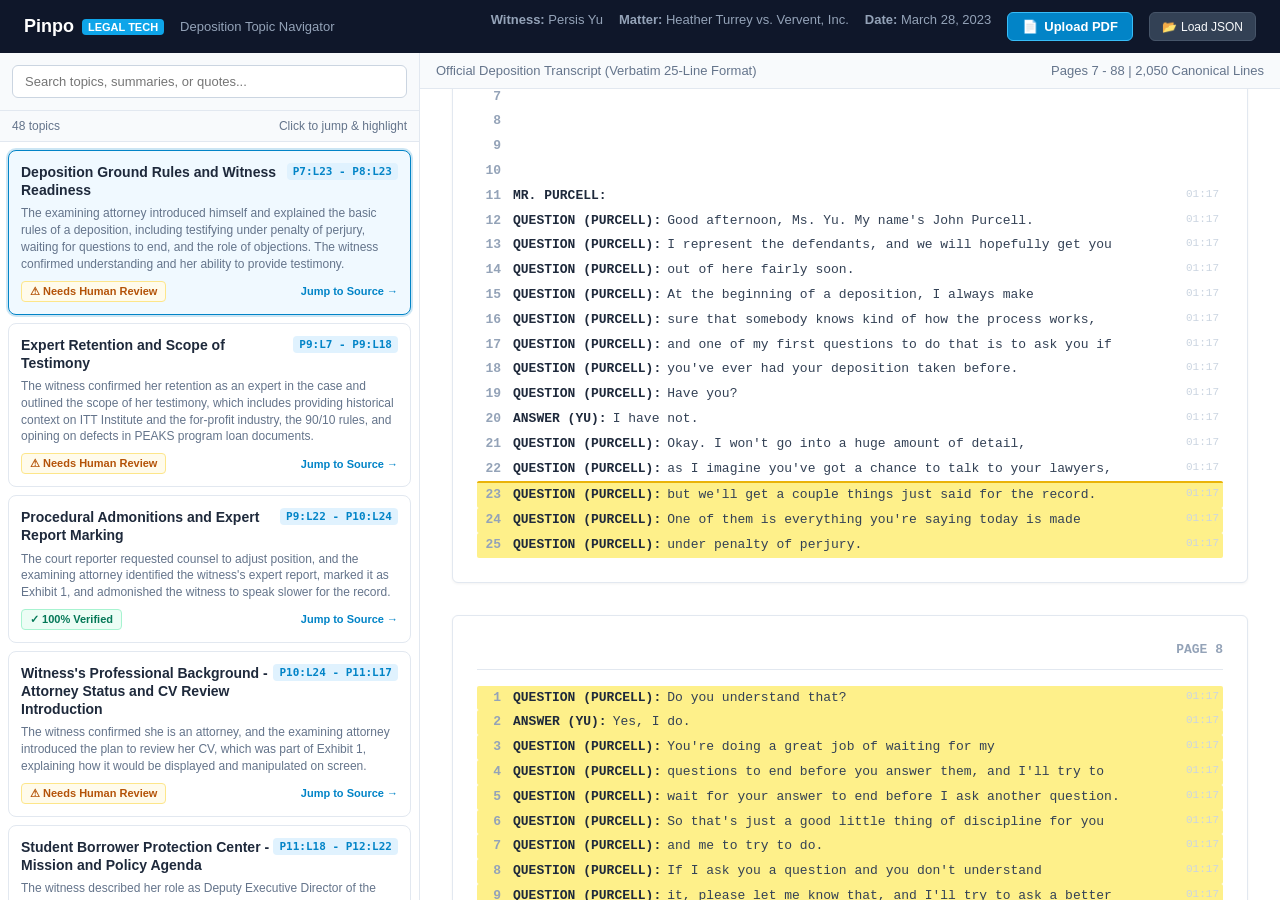
<file: index.html>
<!DOCTYPE html>
<html lang="en">
<head>
    <meta charset="UTF-8">
    <meta name="viewport" content="width=device-width, initial-scale=1.0">
    <meta http-equiv="refresh" content="0; url=app/">
    <title>Pinpo - Deposition Topic Index & Source Provenance Viewer</title>
    <script>
        window.location.replace("app/");
    </script>
</head>
<body style="font-family: -apple-system, BlinkMacSystemFont, 'Segoe UI', Roboto, sans-serif; display: flex; justify-content: center; align-items: center; height: 100vh; margin: 0; background: #0f172a; color: #f8fafc;">
    <div style="text-align: center;">
        <h2 style="font-weight: 600; margin-bottom: 8px;">Pinpo Legal Tech</h2>
        <p style="color: #94a3b8; margin-bottom: 16px;">Redirecting to Deposition Topic Navigator...</p>
        <a href="app/" style="color: #38bdf8; text-decoration: none; font-weight: 500;">Click here if not redirected automatically &rarr;</a>
    </div>
</body>
</html>
</file>
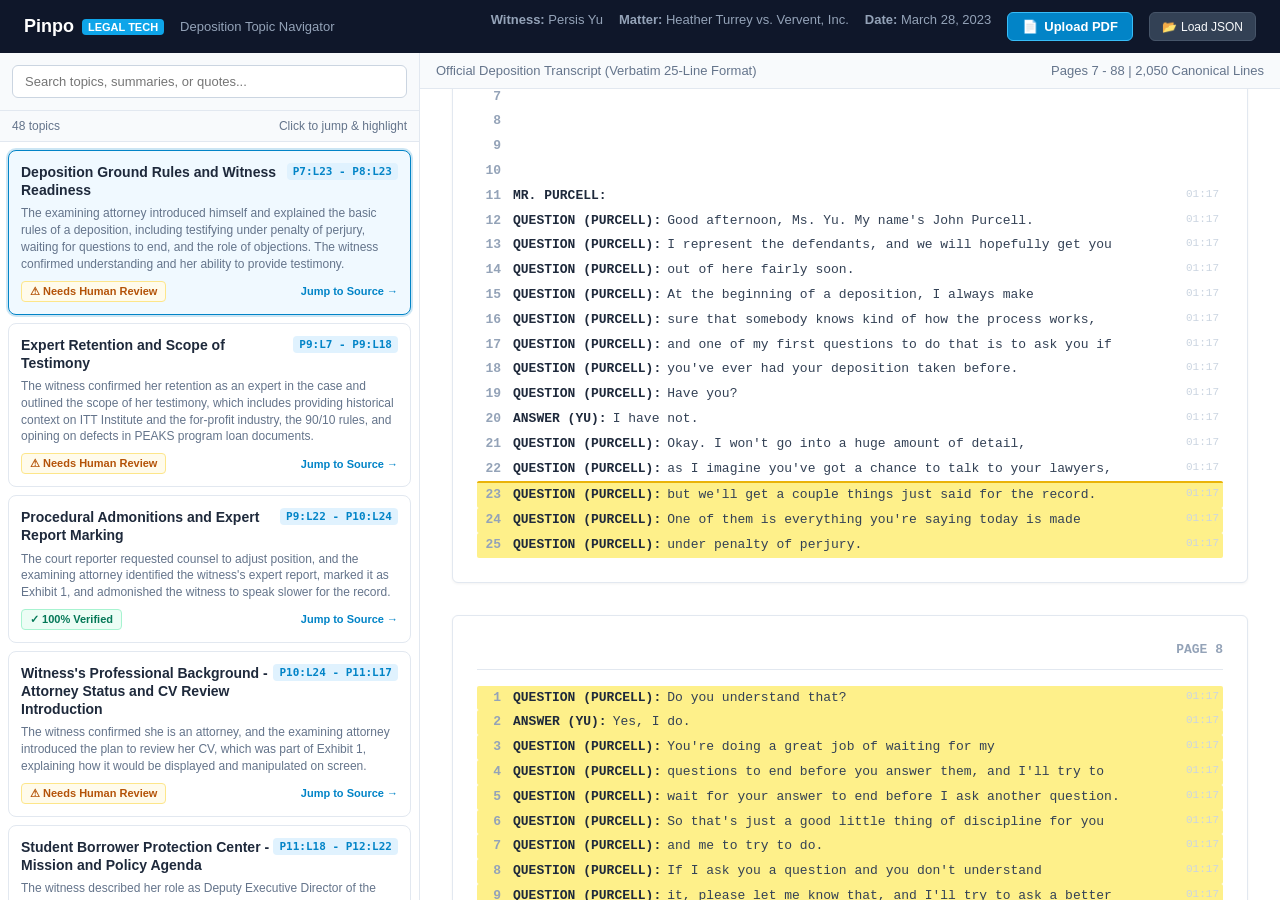
<file: app/index.html>
<!DOCTYPE html>
<html lang="en">
<head>
    <meta charset="UTF-8">
    <meta name="viewport" content="width=device-width, initial-scale=1.0">
    <title>Pinpo - Deposition Topic Index & Source Provenance Viewer</title>
    <link rel="stylesheet" href="styles.css?v=3.5">
    <style>
        /* Standalone Resilient Upload Box UI */
        .modal-overlay {
            position: fixed !important;
            top: 0 !important;
            left: 0 !important;
            right: 0 !important;
            bottom: 0 !important;
            width: 100vw !important;
            height: 100vh !important;
            background: rgba(15, 23, 42, 0.75) !important;
            backdrop-filter: blur(6px) !important;
            -webkit-backdrop-filter: blur(6px) !important;
            display: none;
            justify-content: center !important;
            align-items: center !important;
            z-index: 9999 !important;
        }

        .modal-overlay.open {
            display: flex !important;
        }

        .modal-box {
            background: #ffffff !important;
            border-radius: 12px !important;
            width: 90% !important;
            max-width: 520px !important;
            box-shadow: 0 25px 50px -12px rgba(0, 0, 0, 0.4), 0 0 0 1px rgba(255, 255, 255, 0.1) !important;
            display: flex !important;
            flex-direction: column !important;
            overflow: hidden !important;
            animation: modalPop 0.2s ease-out !important;
        }

        @keyframes modalPop {
            from { transform: scale(0.94); opacity: 0; }
            to { transform: scale(1); opacity: 1; }
        }

        .modal-header {
            padding: 16px 20px !important;
            background: #0f172a !important;
            color: #ffffff !important;
            display: flex !important;
            justify-content: space-between !important;
            align-items: center !important;
            border-bottom: 1px solid #1e293b !important;
        }

        .modal-header h3 {
            font-size: 16px !important;
            font-weight: 600 !important;
            color: #ffffff !important;
            margin: 0 !important;
        }

        .modal-close {
            background: transparent !important;
            border: none !important;
            color: #94a3b8 !important;
            font-size: 24px !important;
            cursor: pointer !important;
            line-height: 1 !important;
            transition: color 0.15s !important;
        }

        .modal-close:hover {
            color: #ffffff !important;
        }

        .modal-body {
            padding: 20px !important;
            display: flex !important;
            flex-direction: column !important;
            gap: 16px !important;
            background: #ffffff !important;
        }

        .modal-desc {
            font-size: 13px !important;
            color: #475569 !important;
            line-height: 1.5 !important;
            margin: 0 !important;
        }

        .drop-zone {
            border: 2px dashed #94a3b8 !important;
            border-radius: 8px !important;
            padding: 24px 16px !important;
            text-align: center !important;
            background: #f8fafc !important;
            cursor: pointer !important;
            transition: all 0.2s ease !important;
        }

        .drop-zone:hover, .drop-zone.dragover {
            border-color: #0284c7 !important;
            background: #f0f9ff !important;
        }

        .drop-zone-icon {
            font-size: 34px !important;
            margin-bottom: 6px !important;
        }

        .drop-zone-text {
            font-size: 13px !important;
            color: #475569 !important;
        }

        .drop-zone-filename {
            margin-top: 8px !important;
            display: inline-block !important;
            background: #e0f2fe !important;
            color: #0369a1 !important;
            font-weight: 600 !important;
            font-size: 13px !important;
            padding: 5px 12px !important;
            border-radius: 6px !important;
        }

        .radio-group {
            display: flex !important;
            flex-direction: column !important;
            gap: 8px !important;
            margin-top: 4px !important;
        }

        .radio-card {
            display: flex !important;
            align-items: flex-start !important;
            gap: 10px !important;
            padding: 10px 14px !important;
            border: 1px solid #cbd5e1 !important;
            border-radius: 8px !important;
            cursor: pointer !important;
            transition: all 0.15s ease !important;
            background: #ffffff !important;
        }

        .radio-card.selected {
            border-color: #0284c7 !important;
            background: #f0f9ff !important;
        }

        .radio-card input {
            margin-top: 3px !important;
        }

        .radio-info {
            display: flex !important;
            flex-direction: column !important;
        }

        .radio-title {
            font-size: 13px !important;
            font-weight: 600 !important;
            color: #0f172a !important;
        }

        .radio-sub {
            font-size: 11px !important;
            color: #64748b !important;
            margin-top: 2px !important;
        }

        .progress-section {
            background: #f8fafc !important;
            border: 1px solid #e2e8f0 !important;
            border-radius: 8px !important;
            padding: 14px !important;
        }

        .spinner-container {
            display: flex !important;
            align-items: center !important;
            gap: 12px !important;
            margin-bottom: 10px !important;
            font-size: 13px !important;
            font-weight: 500 !important;
            color: #0284c7 !important;
        }

        .spinner {
            width: 20px !important;
            height: 20px !important;
            border: 3px solid #cbd5e1 !important;
            border-top: 3px solid #0284c7 !important;
            border-radius: 50% !important;
            animation: spin 0.8s linear infinite !important;
        }

        @keyframes spin {
            0% { transform: rotate(0deg); }
            100% { transform: rotate(360deg); }
        }

        .progress-bar {
            width: 100% !important;
            height: 6px !important;
            background: #e2e8f0 !important;
            border-radius: 3px !important;
            overflow: hidden !important;
        }

        .progress-fill {
            height: 100% !important;
            width: 30% !important;
            background: #0284c7 !important;
            border-radius: 3px !important;
            transition: width 0.3s !important;
        }

        .modal-error {
            background: #fee2e2 !important;
            color: #991b1b !important;
            padding: 8px 12px !important;
            border-radius: 6px !important;
            font-size: 12px !important;
        }

        .modal-footer {
            padding: 12px 20px !important;
            background: #f8fafc !important;
            border-top: 1px solid #e2e8f0 !important;
            display: flex !important;
            justify-content: flex-end !important;
            gap: 10px !important;
        }

        .btn-cancel {
            background: #f1f5f9 !important;
            border: 1px solid #cbd5e1 !important;
            color: #475569 !important;
            padding: 8px 16px !important;
            border-radius: 6px !important;
            font-size: 13px !important;
            cursor: pointer !important;
        }

        .btn-cancel:hover {
            background: #e2e8f0 !important;
        }

        .btn-submit {
            background: #0284c7 !important;
            border: 1px solid #0284c7 !important;
            color: #ffffff !important;
            padding: 8px 18px !important;
            border-radius: 6px !important;
            font-size: 13px !important;
            font-weight: 600 !important;
            cursor: pointer !important;
            transition: opacity 0.2s !important;
        }

        .btn-submit:disabled {
            opacity: 0.5 !important;
            cursor: not-allowed !important;
        }
    </style>
</head>
<body>
    <header>
        <div class="brand-title">
            <span>Pinpo</span>
            <span class="badge-tag">Legal Tech</span>
            <span style="font-size: 13px; font-weight: normal; color: #94a3b8; margin-left: 8px;">Deposition Topic Navigator</span>
        </div>
        <div class="meta-details">
            <div><strong>Witness:</strong> <span id="headerWitness">Persis Yu</span></div>
            <div><strong>Matter:</strong> <span id="headerMatter">Turrey v. Vervent, Inc.</span></div>
            <div><strong>Date:</strong> <span id="headerDate">March 28, 2023</span></div>
            <button id="openUploadModalBtn" class="upload-btn">
                <span>📄</span> Upload PDF
            </button>
            <button id="loadBtn" style="background: #334155; color: #f8fafc; border: 1px solid #475569; padding: 6px 12px; border-radius: 6px; font-size: 12px; cursor: pointer; display: flex; align-items: center; gap: 4px;">
                <span>📂</span> Load JSON
            </button>
            <input type="file" id="loadDataInput" accept=".json,.js" style="display: none;" />
        </div>
    </header>

    <div class="app-container">
        <!-- Left Pane: Topic Index Navigation -->
        <aside class="topic-pane">
            <div class="search-bar">
                <input type="text" id="searchInput" placeholder="Search topics, summaries, or quotes..." />
            </div>
            <div style="padding: 8px 12px; font-size: 12px; color: #64748b; display: flex; justify-content: space-between; background: #f8fafc; border-bottom: 1px solid #e2e8f0;">
                <span id="activeTopicCount">Loading topics...</span>
                <span>Click to jump & highlight</span>
            </div>
            <div class="topic-list" id="topicList">
                <!-- Topics rendered by app.js -->
            </div>
        </aside>

        <!-- Right Pane: Transcript Verification Area -->
        <main class="transcript-pane">
            <div class="viewer-header">
                <span>Official Deposition Transcript (Verbatim 25-Line Format)</span>
                <span id="transcriptHeaderMeta">Pages 7 - 88 | 2,050 Canonical Lines</span>
            </div>
            <div class="transcript-scroll-area" id="transcriptArea">
                <!-- Pages and lines rendered by app.js -->
            </div>
        </main>
    </div>

    <!-- Upload Deposition PDF Modal -->
    <div class="modal-overlay" id="uploadModal" style="display: none;">
        <div class="modal-box">
            <div class="modal-header">
                <h3>Upload Deposition PDF</h3>
                <button class="modal-close" id="closeModalBtn">&times;</button>
            </div>
            <div class="modal-body">
                <p class="modal-desc">Select any standard 25-line court reporter deposition PDF. The system will automatically detect substantive examination bounds, extract witness & case metadata, and index topics with line provenance.</p>
                
                <div class="drop-zone" id="dropZone">
                    <div class="drop-zone-icon">📄</div>
                    <div class="drop-zone-text" id="dropZoneText">Drag & drop deposition PDF here, or <strong>click to browse</strong></div>
                    <div class="drop-zone-filename" id="selectedFileName" style="display: none;"></div>
                    <input type="file" id="pdfFileInput" accept=".pdf" style="display: none;" />
                </div>

                <div style="background: #f8fafc; border: 1px solid #e2e8f0; border-radius: 8px; padding: 12px 14px; display: flex; align-items: center; gap: 12px;">
                    <span style="font-size: 22px;">🏛️</span>
                    <div>
                        <div style="font-size: 13px; font-weight: 600; color: #0f172a;">Full Deposition Examination</div>
                        <div style="font-size: 11px; color: #64748b; margin-top: 2px;">Automatically detects deponent bounds, parses canonical 25-line grid, and indexes topics with line provenance.</div>
                    </div>
                </div>

                <!-- Live Progress Section -->
                <div class="progress-section" id="progressSection" style="display: none;">
                    <div class="spinner-container">
                        <div class="spinner"></div>
                        <span id="progressText">Uploading & parsing 25-line grid...</span>
                    </div>
                    <div class="progress-bar">
                        <div class="progress-fill" id="progressFill"></div>
                    </div>
                </div>

                <!-- Error Notice -->
                <div class="modal-error" id="modalError" style="display: none;"></div>
            </div>
            <div class="modal-footer">
                <button class="btn-cancel" id="cancelModalBtn">Cancel</button>
                <button class="btn-submit" id="startUploadBtn" disabled>Process Deposition</button>
            </div>
        </div>
    </div>

    <!-- Embedded Data & Client Controller -->
    <script src="viewer_data.js"></script>
    <script src="app.js?v=3.5"></script>
</body>
</html>
</file>
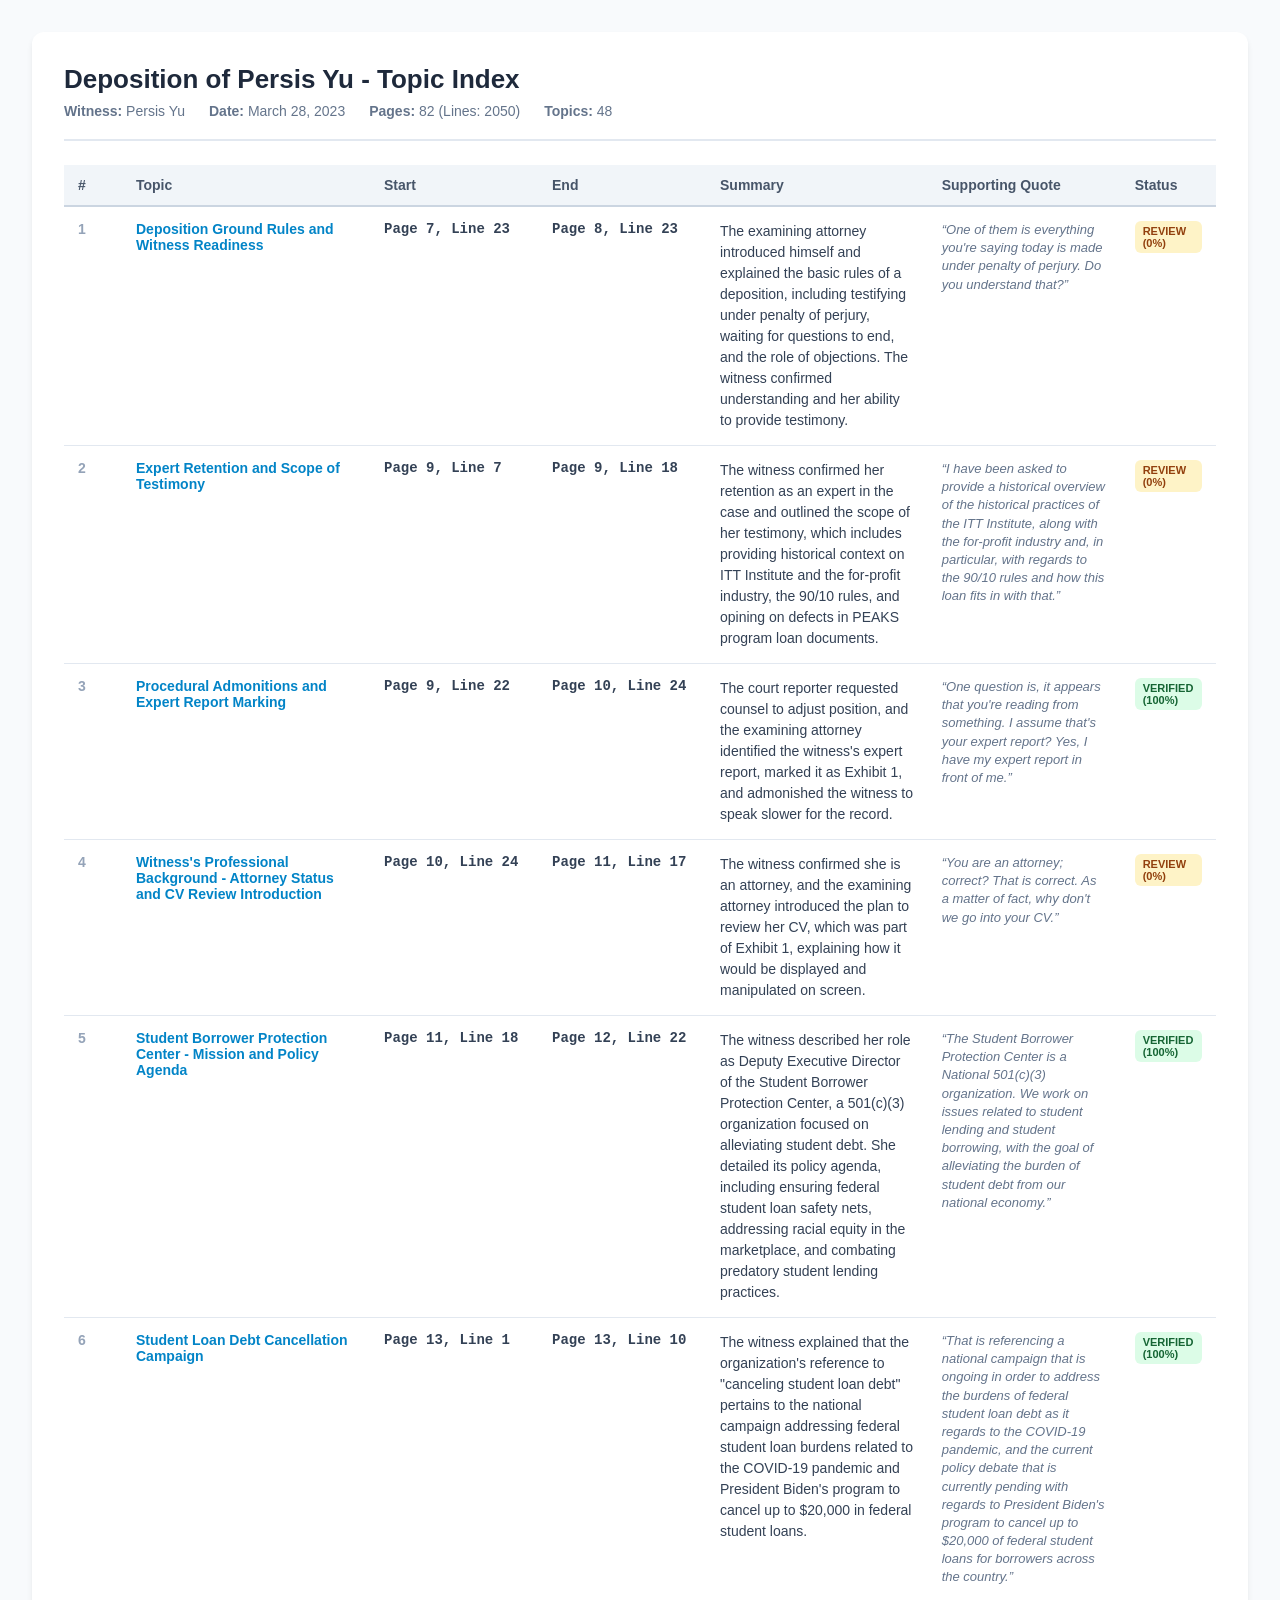
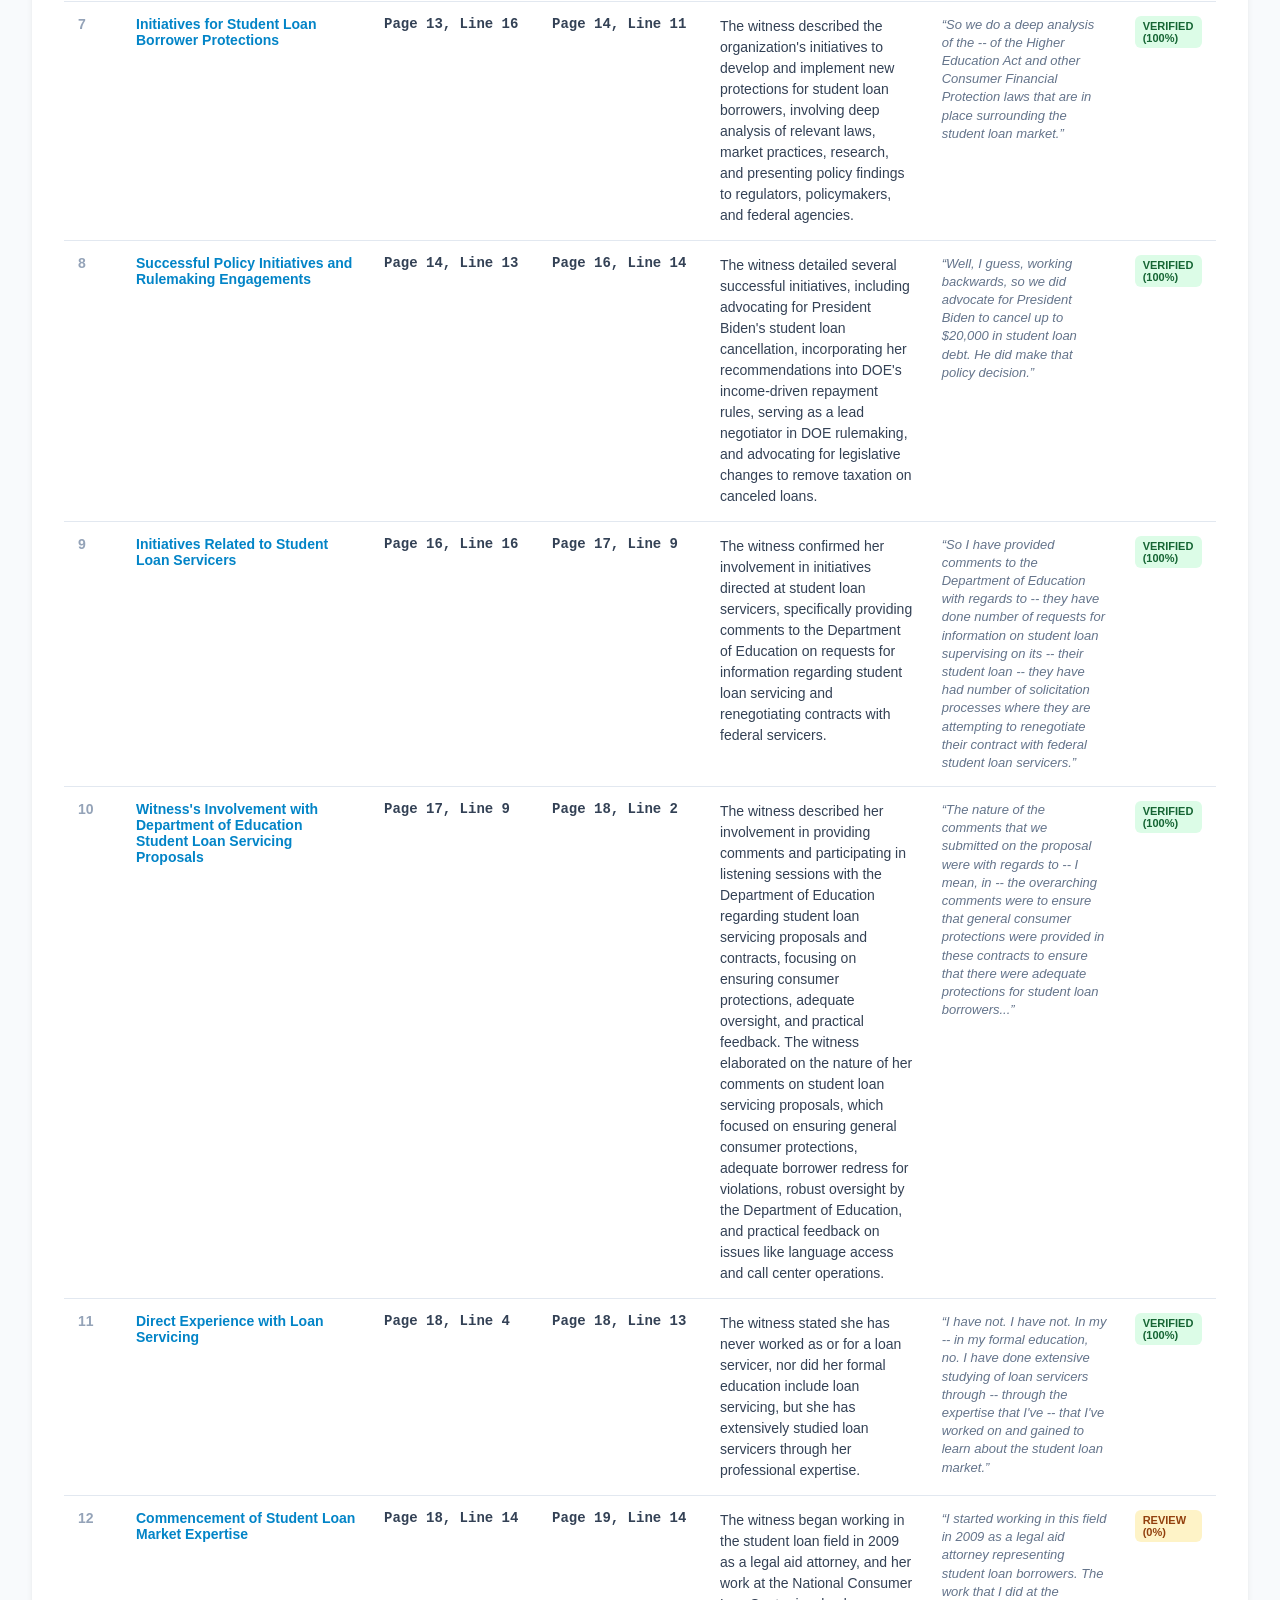
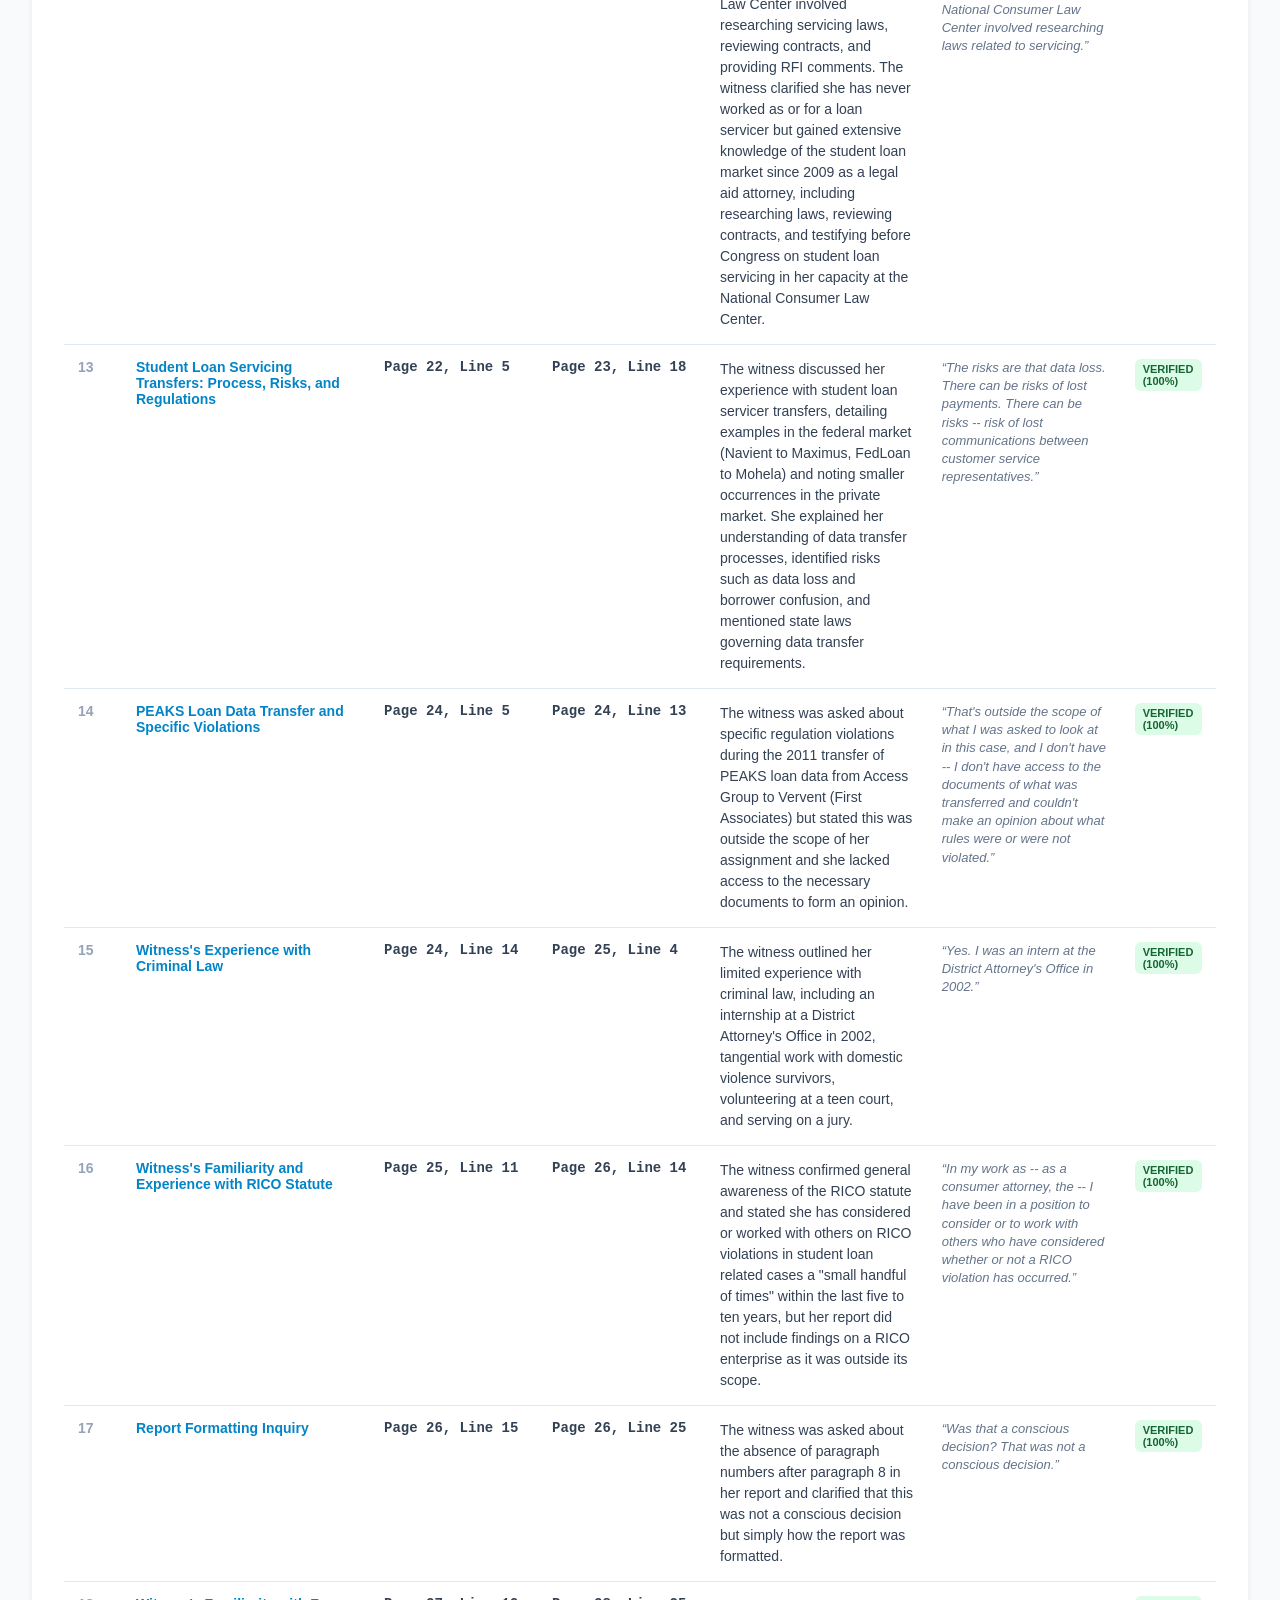
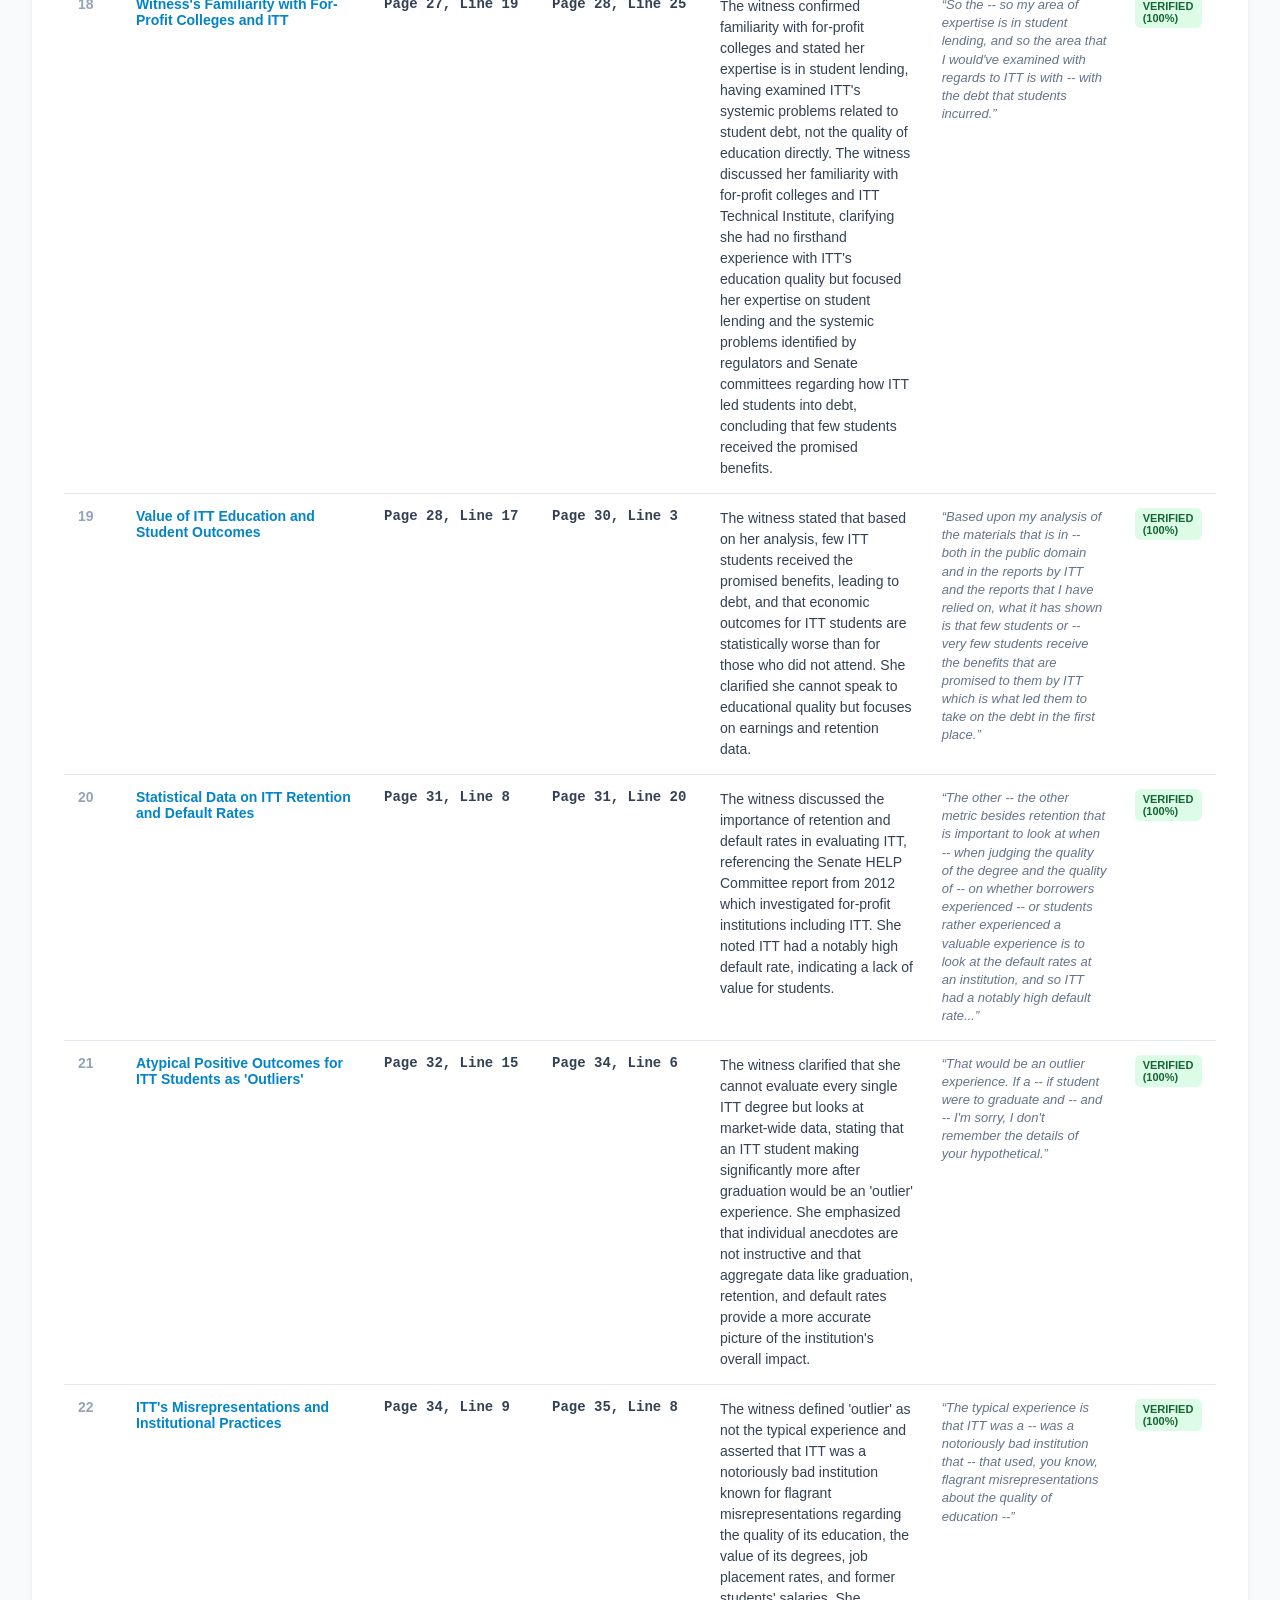
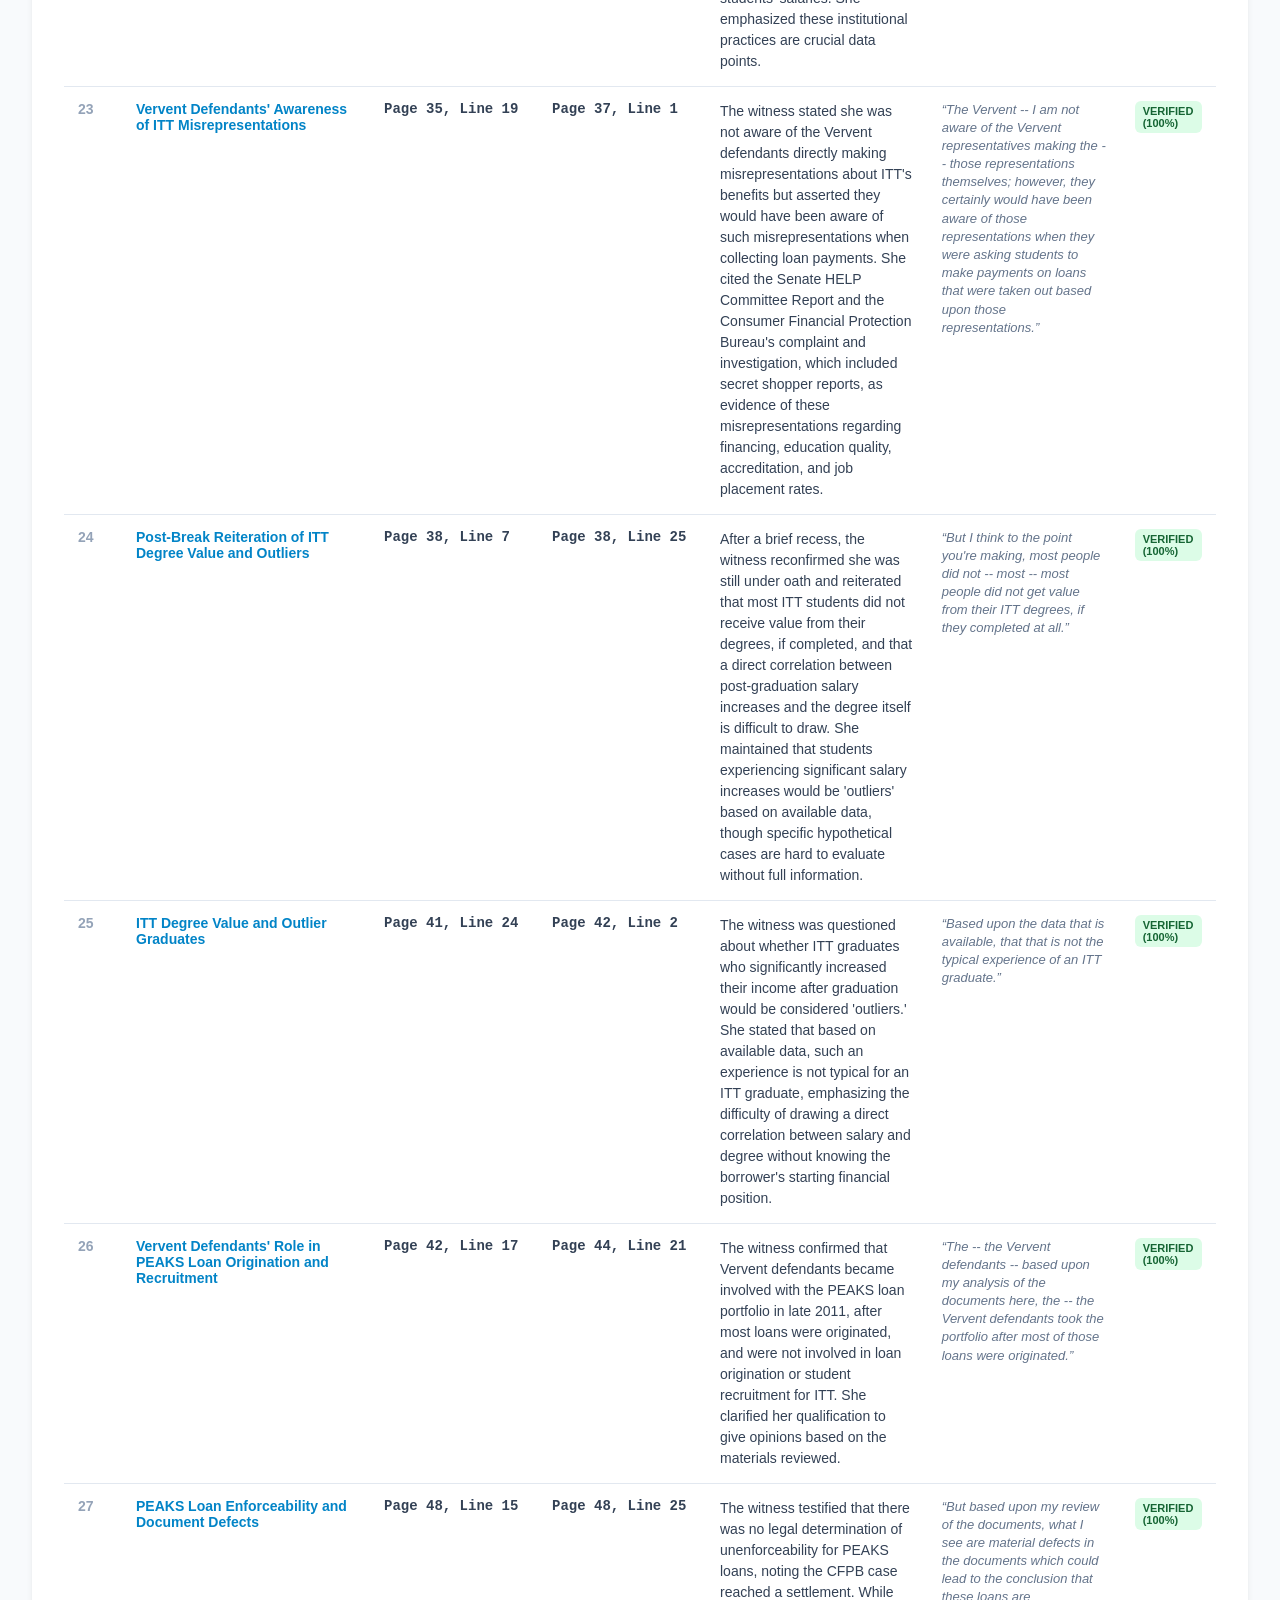
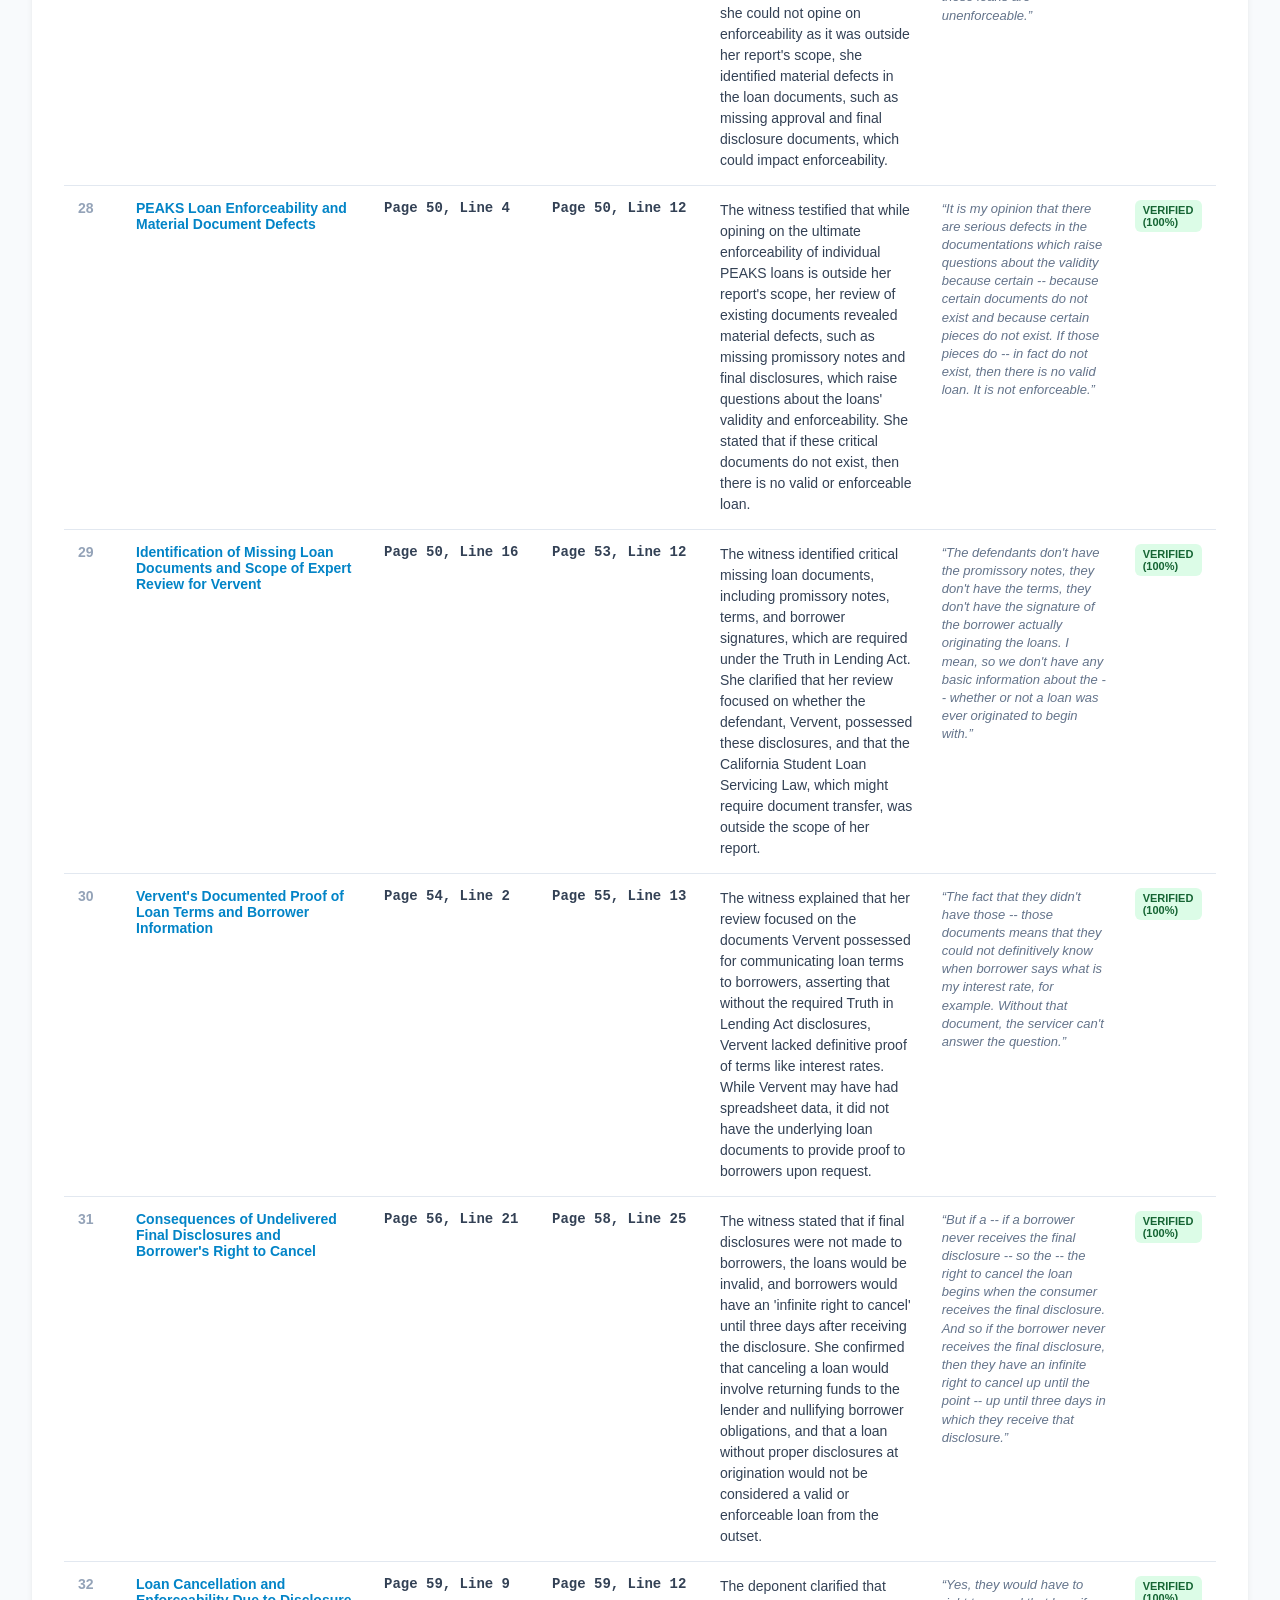
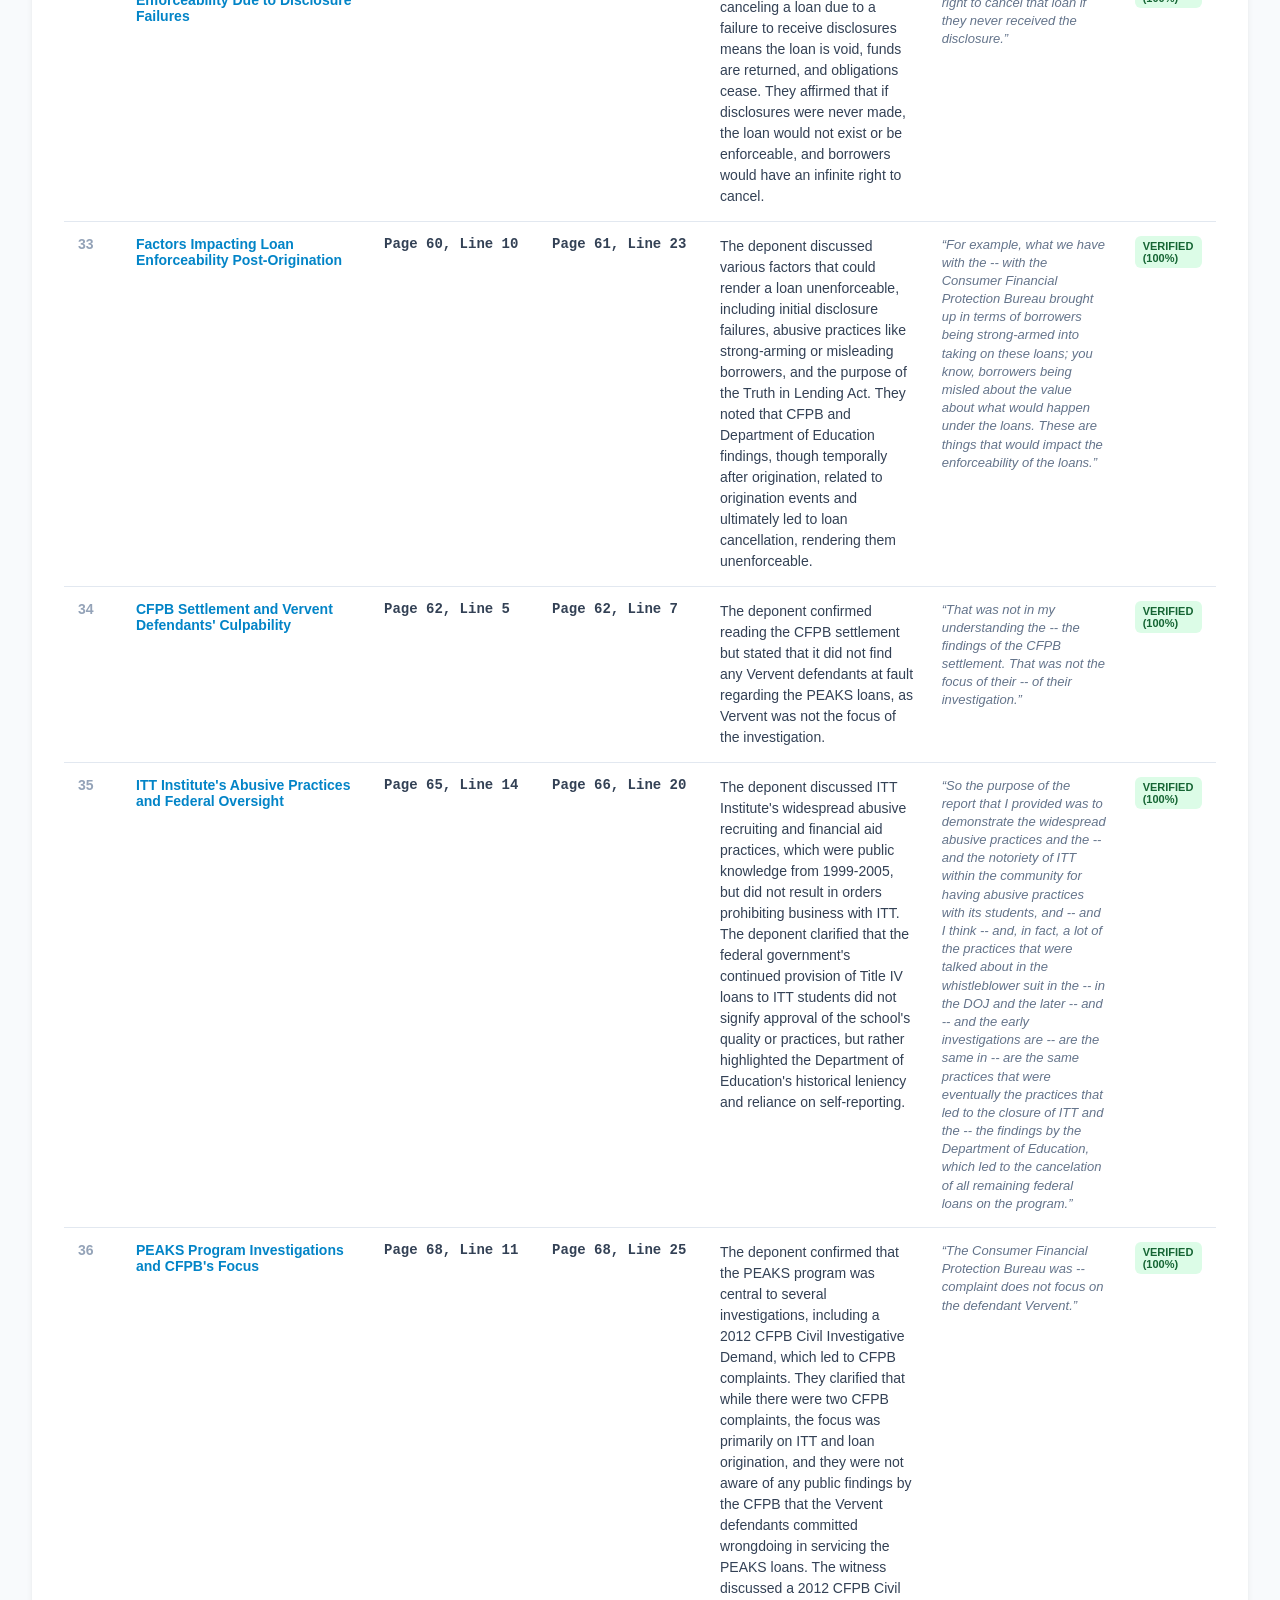
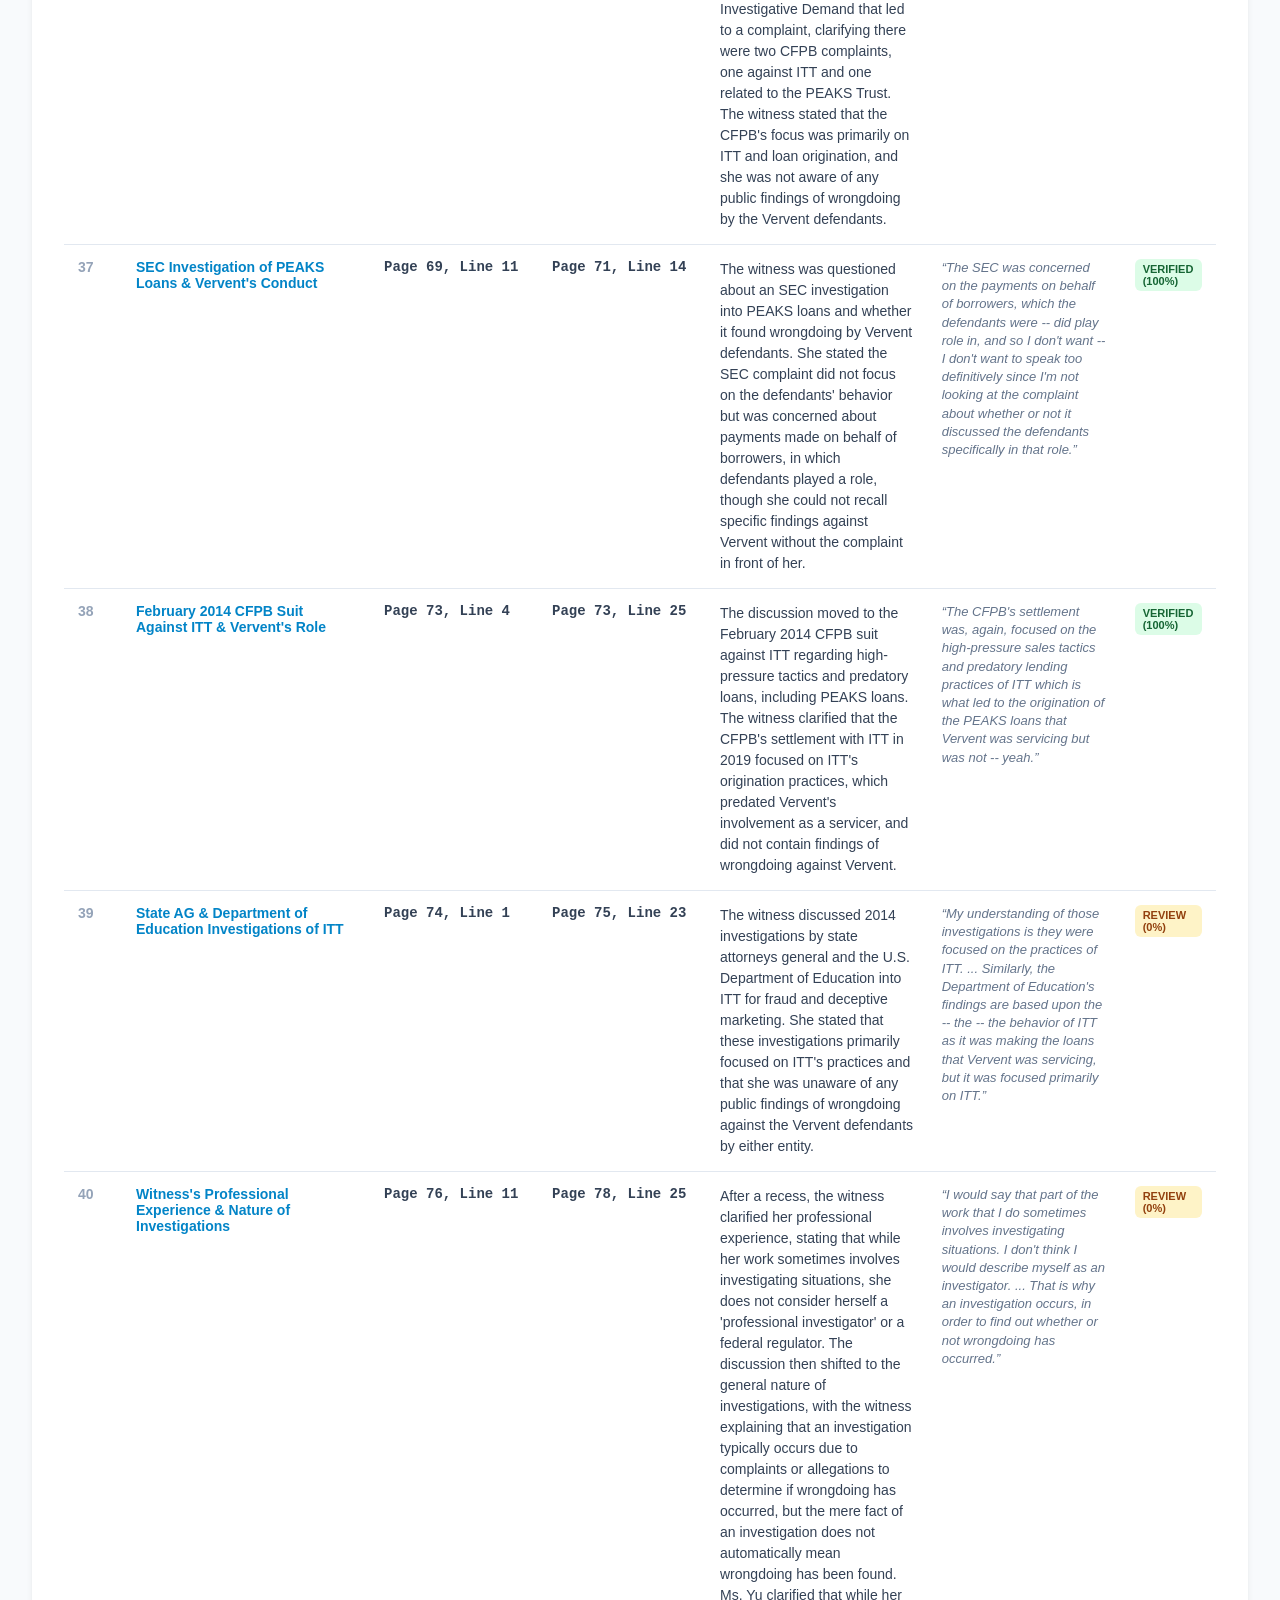
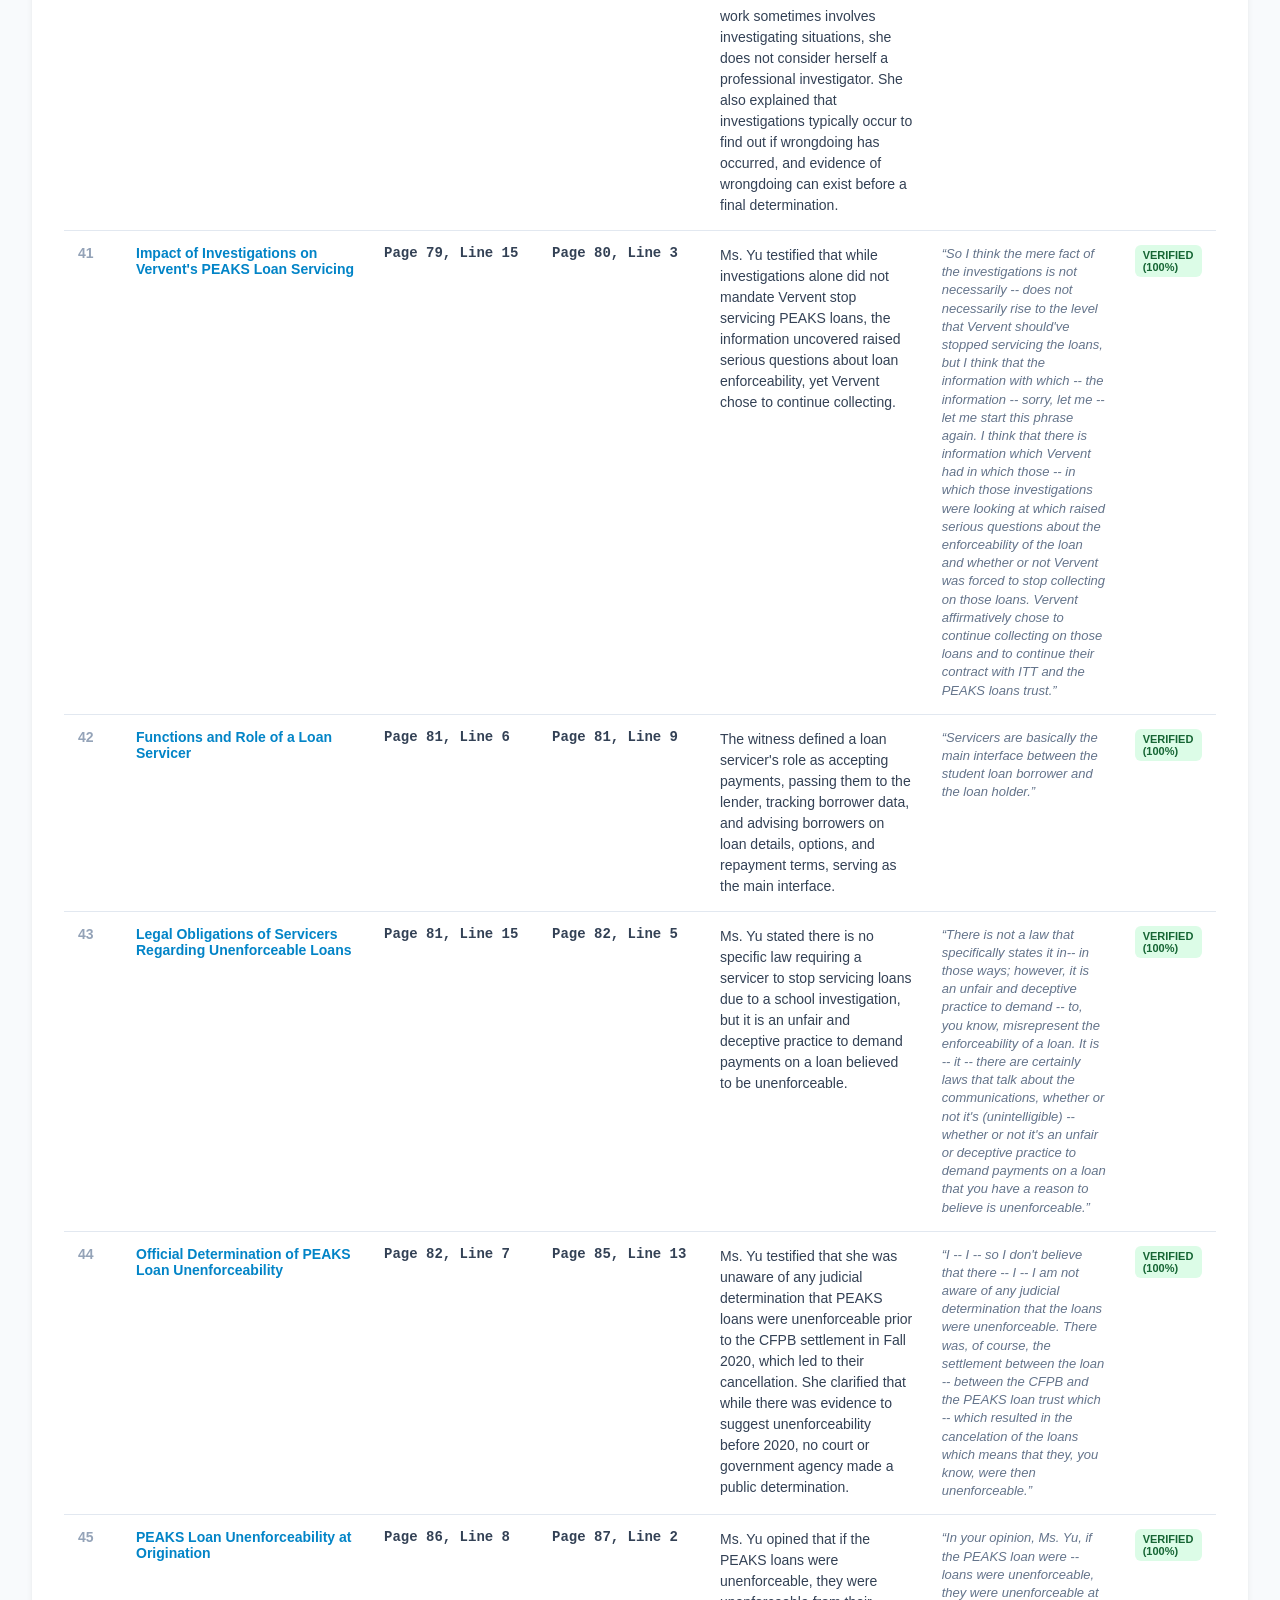
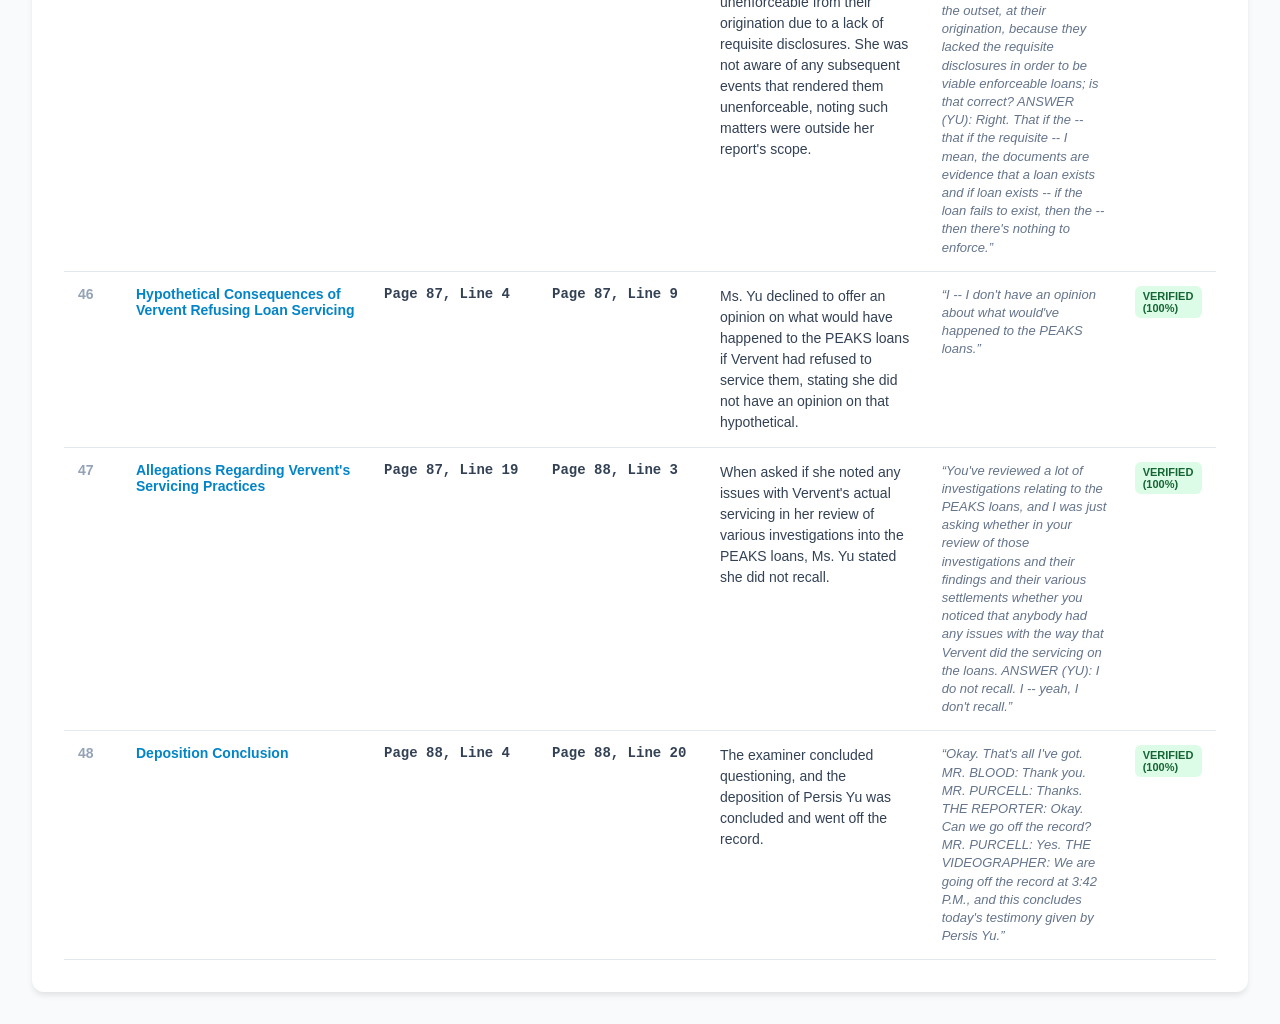
<file: data/output/deposition_persis_yu_topic_index.html>
<!DOCTYPE html>
<html lang="en">
<head>
    <meta charset="UTF-8">
    <meta name="viewport" content="width=device-width, initial-scale=1.0">
    <title>Deposition of Persis Yu - Topic Index - Pinpo</title>
    <style>
        body {
            font-family: -apple-system, BlinkMacSystemFont, "Segoe UI", Roboto, Helvetica, Arial, sans-serif;
            background-color: #f8fafc;
            color: #0f172a;
            margin: 0;
            padding: 32px;
        }
        .container {
            max-width: 1300px;
            margin: 0 auto;
            background: #ffffff;
            padding: 32px;
            border-radius: 12px;
            box-shadow: 0 4px 6px -1px rgb(0 0 0 / 0.1);
        }
        header {
            border-bottom: 2px solid #e2e8f0;
            padding-bottom: 20px;
            margin-bottom: 24px;
        }
        h1 {
            margin: 0 0 8px 0;
            font-size: 26px;
            color: #1e293b;
        }
        .meta-bar {
            display: flex;
            gap: 24px;
            font-size: 14px;
            color: #64748b;
        }
        table {
            width: 100%;
            border-collapse: collapse;
            font-size: 14px;
            margin-top: 16px;
        }
        th {
            background: #f1f5f9;
            text-align: left;
            padding: 12px 14px;
            font-weight: 600;
            color: #475569;
            border-bottom: 2px solid #cbd5e1;
        }
        td {
            padding: 14px;
            border-bottom: 1px solid #e2e8f0;
            vertical-align: top;
        }
        tr:hover td {
            background-color: #f8fafc;
        }
        .num { color: #94a3b8; font-weight: bold; width: 30px; }
        .topic-name { color: #0284c7; width: 220px; }
        .coord { font-family: monospace; font-weight: 600; color: #334155; width: 140px; white-space: nowrap; }
        .summary { color: #334155; line-height: 1.5; }
        .quote { color: #64748b; font-style: italic; font-size: 13px; line-height: 1.4; }
        .badge {
            display: inline-block;
            padding: 4px 8px;
            border-radius: 6px;
            font-size: 11px;
            font-weight: 600;
            text-transform: uppercase;
        }
        .badge-verified { background: #dcfce7; color: #166534; }
        .badge-unverified { background: #fef3c7; color: #92400e; }
    </style>
</head>
<body>
    <div class="container">
        <header>
            <h1>Deposition of Persis Yu - Topic Index</h1>
            <div class="meta-bar">
                <div><strong>Witness:</strong> Persis Yu</div>
                <div><strong>Date:</strong> March 28, 2023</div>
                <div><strong>Pages:</strong> 82 (Lines: 2050)</div>
                <div><strong>Topics:</strong> 48</div>
            </div>
        </header>

        <table>
            <thead>
                <tr>
                    <th>#</th>
                    <th>Topic</th>
                    <th>Start</th>
                    <th>End</th>
                    <th>Summary</th>
                    <th>Supporting Quote</th>
                    <th>Status</th>
                </tr>
            </thead>
            <tbody>
                
            <tr>
                <td class="num">1</td>
                <td class="topic-name"><strong>Deposition Ground Rules and Witness Readiness</strong></td>
                <td class="coord">Page 7, Line 23</td>
                <td class="coord">Page 8, Line 23</td>
                <td class="summary">The examining attorney introduced himself and explained the basic rules of a deposition, including testifying under penalty of perjury, waiting for questions to end, and the role of objections. The witness confirmed understanding and her ability to provide testimony.</td>
                <td class="quote">&ldquo;One of them is everything you&#x27;re saying today is made under penalty of perjury. Do you understand that?&rdquo;</td>
                <td><span class="badge badge-unverified">Review (0%)</span></td>
            </tr>
            
            <tr>
                <td class="num">2</td>
                <td class="topic-name"><strong>Expert Retention and Scope of Testimony</strong></td>
                <td class="coord">Page 9, Line 7</td>
                <td class="coord">Page 9, Line 18</td>
                <td class="summary">The witness confirmed her retention as an expert in the case and outlined the scope of her testimony, which includes providing historical context on ITT Institute and the for-profit industry, the 90/10 rules, and opining on defects in PEAKS program loan documents.</td>
                <td class="quote">&ldquo;I have been asked to provide a historical overview of the historical practices of the ITT Institute, along with the for-profit industry and, in particular, with regards to the 90/10 rules and how this loan fits in with that.&rdquo;</td>
                <td><span class="badge badge-unverified">Review (0%)</span></td>
            </tr>
            
            <tr>
                <td class="num">3</td>
                <td class="topic-name"><strong>Procedural Admonitions and Expert Report Marking</strong></td>
                <td class="coord">Page 9, Line 22</td>
                <td class="coord">Page 10, Line 24</td>
                <td class="summary">The court reporter requested counsel to adjust position, and the examining attorney identified the witness&#x27;s expert report, marked it as Exhibit 1, and admonished the witness to speak slower for the record.</td>
                <td class="quote">&ldquo;One question is, it appears that you&#x27;re reading from something. I assume that&#x27;s your expert report? Yes, I have my expert report in front of me.&rdquo;</td>
                <td><span class="badge badge-verified">Verified (100%)</span></td>
            </tr>
            
            <tr>
                <td class="num">4</td>
                <td class="topic-name"><strong>Witness&#x27;s Professional Background - Attorney Status and CV Review Introduction</strong></td>
                <td class="coord">Page 10, Line 24</td>
                <td class="coord">Page 11, Line 17</td>
                <td class="summary">The witness confirmed she is an attorney, and the examining attorney introduced the plan to review her CV, which was part of Exhibit 1, explaining how it would be displayed and manipulated on screen.</td>
                <td class="quote">&ldquo;You are an attorney; correct? That is correct. As a matter of fact, why don&#x27;t we go into your CV.&rdquo;</td>
                <td><span class="badge badge-unverified">Review (0%)</span></td>
            </tr>
            
            <tr>
                <td class="num">5</td>
                <td class="topic-name"><strong>Student Borrower Protection Center - Mission and Policy Agenda</strong></td>
                <td class="coord">Page 11, Line 18</td>
                <td class="coord">Page 12, Line 22</td>
                <td class="summary">The witness described her role as Deputy Executive Director of the Student Borrower Protection Center, a 501(c)(3) organization focused on alleviating student debt. She detailed its policy agenda, including ensuring federal student loan safety nets, addressing racial equity in the marketplace, and combating predatory student lending practices.</td>
                <td class="quote">&ldquo;The Student Borrower Protection Center is a National 501(c)(3) organization. We work on issues related to student lending and student borrowing, with the goal of alleviating the burden of student debt from our national economy.&rdquo;</td>
                <td><span class="badge badge-verified">Verified (100%)</span></td>
            </tr>
            
            <tr>
                <td class="num">6</td>
                <td class="topic-name"><strong>Student Loan Debt Cancellation Campaign</strong></td>
                <td class="coord">Page 13, Line 1</td>
                <td class="coord">Page 13, Line 10</td>
                <td class="summary">The witness explained that the organization&#x27;s reference to &quot;canceling student loan debt&quot; pertains to the national campaign addressing federal student loan burdens related to the COVID-19 pandemic and President Biden&#x27;s program to cancel up to $20,000 in federal student loans.</td>
                <td class="quote">&ldquo;That is referencing a national campaign that is ongoing in order to address the burdens of federal student loan debt as it regards to the COVID-19 pandemic, and the current policy debate that is currently pending with regards to President Biden&#x27;s program to cancel up to $20,000 of federal student loans for borrowers across the country.&rdquo;</td>
                <td><span class="badge badge-verified">Verified (100%)</span></td>
            </tr>
            
            <tr>
                <td class="num">7</td>
                <td class="topic-name"><strong>Initiatives for Student Loan Borrower Protections</strong></td>
                <td class="coord">Page 13, Line 16</td>
                <td class="coord">Page 14, Line 11</td>
                <td class="summary">The witness described the organization&#x27;s initiatives to develop and implement new protections for student loan borrowers, involving deep analysis of relevant laws, market practices, research, and presenting policy findings to regulators, policymakers, and federal agencies.</td>
                <td class="quote">&ldquo;So we do a deep analysis of the -- of the Higher Education Act and other Consumer Financial Protection laws that are in place surrounding the student loan market.&rdquo;</td>
                <td><span class="badge badge-verified">Verified (100%)</span></td>
            </tr>
            
            <tr>
                <td class="num">8</td>
                <td class="topic-name"><strong>Successful Policy Initiatives and Rulemaking Engagements</strong></td>
                <td class="coord">Page 14, Line 13</td>
                <td class="coord">Page 16, Line 14</td>
                <td class="summary">The witness detailed several successful initiatives, including advocating for President Biden&#x27;s student loan cancellation, incorporating her recommendations into DOE&#x27;s income-driven repayment rules, serving as a lead negotiator in DOE rulemaking, and advocating for legislative changes to remove taxation on canceled loans.</td>
                <td class="quote">&ldquo;Well, I guess, working backwards, so we did advocate for President Biden to cancel up to $20,000 in student loan debt. He did make that policy decision.&rdquo;</td>
                <td><span class="badge badge-verified">Verified (100%)</span></td>
            </tr>
            
            <tr>
                <td class="num">9</td>
                <td class="topic-name"><strong>Initiatives Related to Student Loan Servicers</strong></td>
                <td class="coord">Page 16, Line 16</td>
                <td class="coord">Page 17, Line 9</td>
                <td class="summary">The witness confirmed her involvement in initiatives directed at student loan servicers, specifically providing comments to the Department of Education on requests for information regarding student loan servicing and renegotiating contracts with federal servicers.</td>
                <td class="quote">&ldquo;So I have provided comments to the Department of Education with regards to -- they have done number of requests for information on student loan supervising on its -- their student loan -- they have had number of solicitation processes where they are attempting to renegotiate their contract with federal student loan servicers.&rdquo;</td>
                <td><span class="badge badge-verified">Verified (100%)</span></td>
            </tr>
            
            <tr>
                <td class="num">10</td>
                <td class="topic-name"><strong>Witness&#x27;s Involvement with Department of Education Student Loan Servicing Proposals</strong></td>
                <td class="coord">Page 17, Line 9</td>
                <td class="coord">Page 18, Line 2</td>
                <td class="summary">The witness described her involvement in providing comments and participating in listening sessions with the Department of Education regarding student loan servicing proposals and contracts, focusing on ensuring consumer protections, adequate oversight, and practical feedback. The witness elaborated on the nature of her comments on student loan servicing proposals, which focused on ensuring general consumer protections, adequate borrower redress for violations, robust oversight by the Department of Education, and practical feedback on issues like language access and call center operations.</td>
                <td class="quote">&ldquo;The nature of the comments that we submitted on the proposal were with regards to -- I mean, in -- the overarching comments were to ensure that general consumer protections were provided in these contracts to ensure that there were adequate protections for student loan borrowers...&rdquo;</td>
                <td><span class="badge badge-verified">Verified (100%)</span></td>
            </tr>
            
            <tr>
                <td class="num">11</td>
                <td class="topic-name"><strong>Direct Experience with Loan Servicing</strong></td>
                <td class="coord">Page 18, Line 4</td>
                <td class="coord">Page 18, Line 13</td>
                <td class="summary">The witness stated she has never worked as or for a loan servicer, nor did her formal education include loan servicing, but she has extensively studied loan servicers through her professional expertise.</td>
                <td class="quote">&ldquo;I have not. I have not. In my -- in my formal education, no. I have done extensive studying of loan servicers through -- through the expertise that I&#x27;ve -- that I&#x27;ve worked on and gained to learn about the student loan market.&rdquo;</td>
                <td><span class="badge badge-verified">Verified (100%)</span></td>
            </tr>
            
            <tr>
                <td class="num">12</td>
                <td class="topic-name"><strong>Commencement of Student Loan Market Expertise</strong></td>
                <td class="coord">Page 18, Line 14</td>
                <td class="coord">Page 19, Line 14</td>
                <td class="summary">The witness began working in the student loan field in 2009 as a legal aid attorney, and her work at the National Consumer Law Center involved researching servicing laws, reviewing contracts, and providing RFI comments. The witness clarified she has never worked as or for a loan servicer but gained extensive knowledge of the student loan market since 2009 as a legal aid attorney, including researching laws, reviewing contracts, and testifying before Congress on student loan servicing in her capacity at the National Consumer Law Center.</td>
                <td class="quote">&ldquo;I started working in this field in 2009 as a legal aid attorney representing student loan borrowers. The work that I did at the National Consumer Law Center involved researching laws related to servicing.&rdquo;</td>
                <td><span class="badge badge-unverified">Review (0%)</span></td>
            </tr>
            
            <tr>
                <td class="num">13</td>
                <td class="topic-name"><strong>Student Loan Servicing Transfers: Process, Risks, and Regulations</strong></td>
                <td class="coord">Page 22, Line 5</td>
                <td class="coord">Page 23, Line 18</td>
                <td class="summary">The witness discussed her experience with student loan servicer transfers, detailing examples in the federal market (Navient to Maximus, FedLoan to Mohela) and noting smaller occurrences in the private market. She explained her understanding of data transfer processes, identified risks such as data loss and borrower confusion, and mentioned state laws governing data transfer requirements.</td>
                <td class="quote">&ldquo;The risks are that data loss. There can be risks of lost payments. There can be risks -- risk of lost communications between customer service representatives.&rdquo;</td>
                <td><span class="badge badge-verified">Verified (100%)</span></td>
            </tr>
            
            <tr>
                <td class="num">14</td>
                <td class="topic-name"><strong>PEAKS Loan Data Transfer and Specific Violations</strong></td>
                <td class="coord">Page 24, Line 5</td>
                <td class="coord">Page 24, Line 13</td>
                <td class="summary">The witness was asked about specific regulation violations during the 2011 transfer of PEAKS loan data from Access Group to Vervent (First Associates) but stated this was outside the scope of her assignment and she lacked access to the necessary documents to form an opinion.</td>
                <td class="quote">&ldquo;That&#x27;s outside the scope of what I was asked to look at in this case, and I don&#x27;t have -- I don&#x27;t have access to the documents of what was transferred and couldn&#x27;t make an opinion about what rules were or were not violated.&rdquo;</td>
                <td><span class="badge badge-verified">Verified (100%)</span></td>
            </tr>
            
            <tr>
                <td class="num">15</td>
                <td class="topic-name"><strong>Witness&#x27;s Experience with Criminal Law</strong></td>
                <td class="coord">Page 24, Line 14</td>
                <td class="coord">Page 25, Line 4</td>
                <td class="summary">The witness outlined her limited experience with criminal law, including an internship at a District Attorney&#x27;s Office in 2002, tangential work with domestic violence survivors, volunteering at a teen court, and serving on a jury.</td>
                <td class="quote">&ldquo;Yes. I was an intern at the District Attorney&#x27;s Office in 2002.&rdquo;</td>
                <td><span class="badge badge-verified">Verified (100%)</span></td>
            </tr>
            
            <tr>
                <td class="num">16</td>
                <td class="topic-name"><strong>Witness&#x27;s Familiarity and Experience with RICO Statute</strong></td>
                <td class="coord">Page 25, Line 11</td>
                <td class="coord">Page 26, Line 14</td>
                <td class="summary">The witness confirmed general awareness of the RICO statute and stated she has considered or worked with others on RICO violations in student loan related cases a &quot;small handful of times&quot; within the last five to ten years, but her report did not include findings on a RICO enterprise as it was outside its scope.</td>
                <td class="quote">&ldquo;In my work as -- as a consumer attorney, the -- I have been in a position to consider or to work with others who have considered whether or not a RICO violation has occurred.&rdquo;</td>
                <td><span class="badge badge-verified">Verified (100%)</span></td>
            </tr>
            
            <tr>
                <td class="num">17</td>
                <td class="topic-name"><strong>Report Formatting Inquiry</strong></td>
                <td class="coord">Page 26, Line 15</td>
                <td class="coord">Page 26, Line 25</td>
                <td class="summary">The witness was asked about the absence of paragraph numbers after paragraph 8 in her report and clarified that this was not a conscious decision but simply how the report was formatted.</td>
                <td class="quote">&ldquo;Was that a conscious decision? That was not a conscious decision.&rdquo;</td>
                <td><span class="badge badge-verified">Verified (100%)</span></td>
            </tr>
            
            <tr>
                <td class="num">18</td>
                <td class="topic-name"><strong>Witness&#x27;s Familiarity with For-Profit Colleges and ITT</strong></td>
                <td class="coord">Page 27, Line 19</td>
                <td class="coord">Page 28, Line 25</td>
                <td class="summary">The witness confirmed familiarity with for-profit colleges and stated her expertise is in student lending, having examined ITT&#x27;s systemic problems related to student debt, not the quality of education directly. The witness discussed her familiarity with for-profit colleges and ITT Technical Institute, clarifying she had no firsthand experience with ITT&#x27;s education quality but focused her expertise on student lending and the systemic problems identified by regulators and Senate committees regarding how ITT led students into debt, concluding that few students received the promised benefits.</td>
                <td class="quote">&ldquo;So the -- so my area of expertise is in student lending, and so the area that I would&#x27;ve examined with regards to ITT is with -- with the debt that students incurred.&rdquo;</td>
                <td><span class="badge badge-verified">Verified (100%)</span></td>
            </tr>
            
            <tr>
                <td class="num">19</td>
                <td class="topic-name"><strong>Value of ITT Education and Student Outcomes</strong></td>
                <td class="coord">Page 28, Line 17</td>
                <td class="coord">Page 30, Line 3</td>
                <td class="summary">The witness stated that based on her analysis, few ITT students received the promised benefits, leading to debt, and that economic outcomes for ITT students are statistically worse than for those who did not attend. She clarified she cannot speak to educational quality but focuses on earnings and retention data.</td>
                <td class="quote">&ldquo;Based upon my analysis of the materials that is in -- both in the public domain and in the reports by ITT and the reports that I have relied on, what it has shown is that few students or -- very few students receive the benefits that are promised to them by ITT which is what led them to take on the debt in the first place.&rdquo;</td>
                <td><span class="badge badge-verified">Verified (100%)</span></td>
            </tr>
            
            <tr>
                <td class="num">20</td>
                <td class="topic-name"><strong>Statistical Data on ITT Retention and Default Rates</strong></td>
                <td class="coord">Page 31, Line 8</td>
                <td class="coord">Page 31, Line 20</td>
                <td class="summary">The witness discussed the importance of retention and default rates in evaluating ITT, referencing the Senate HELP Committee report from 2012 which investigated for-profit institutions including ITT. She noted ITT had a notably high default rate, indicating a lack of value for students.</td>
                <td class="quote">&ldquo;The other -- the other metric besides retention that is important to look at when -- when judging the quality of the degree and the quality of -- on whether borrowers experienced -- or students rather experienced a valuable experience is to look at the default rates at an institution, and so ITT had a notably high default rate...&rdquo;</td>
                <td><span class="badge badge-verified">Verified (100%)</span></td>
            </tr>
            
            <tr>
                <td class="num">21</td>
                <td class="topic-name"><strong>Atypical Positive Outcomes for ITT Students as &#x27;Outliers&#x27;</strong></td>
                <td class="coord">Page 32, Line 15</td>
                <td class="coord">Page 34, Line 6</td>
                <td class="summary">The witness clarified that she cannot evaluate every single ITT degree but looks at market-wide data, stating that an ITT student making significantly more after graduation would be an &#x27;outlier&#x27; experience. She emphasized that individual anecdotes are not instructive and that aggregate data like graduation, retention, and default rates provide a more accurate picture of the institution&#x27;s overall impact.</td>
                <td class="quote">&ldquo;That would be an outlier experience. If a -- if student were to graduate and -- and -- I&#x27;m sorry, I don&#x27;t remember the details of your hypothetical.&rdquo;</td>
                <td><span class="badge badge-verified">Verified (100%)</span></td>
            </tr>
            
            <tr>
                <td class="num">22</td>
                <td class="topic-name"><strong>ITT&#x27;s Misrepresentations and Institutional Practices</strong></td>
                <td class="coord">Page 34, Line 9</td>
                <td class="coord">Page 35, Line 8</td>
                <td class="summary">The witness defined &#x27;outlier&#x27; as not the typical experience and asserted that ITT was a notoriously bad institution known for flagrant misrepresentations regarding the quality of its education, the value of its degrees, job placement rates, and former students&#x27; salaries. She emphasized these institutional practices are crucial data points.</td>
                <td class="quote">&ldquo;The typical experience is that ITT was a -- was a notoriously bad institution that -- that used, you know, flagrant misrepresentations about the quality of education --&rdquo;</td>
                <td><span class="badge badge-verified">Verified (100%)</span></td>
            </tr>
            
            <tr>
                <td class="num">23</td>
                <td class="topic-name"><strong>Vervent Defendants&#x27; Awareness of ITT Misrepresentations</strong></td>
                <td class="coord">Page 35, Line 19</td>
                <td class="coord">Page 37, Line 1</td>
                <td class="summary">The witness stated she was not aware of the Vervent defendants directly making misrepresentations about ITT&#x27;s benefits but asserted they would have been aware of such misrepresentations when collecting loan payments. She cited the Senate HELP Committee Report and the Consumer Financial Protection Bureau&#x27;s complaint and investigation, which included secret shopper reports, as evidence of these misrepresentations regarding financing, education quality, accreditation, and job placement rates.</td>
                <td class="quote">&ldquo;The Vervent -- I am not aware of the Vervent representatives making the -- those representations themselves; however, they certainly would have been aware of those representations when they were asking students to make payments on loans that were taken out based upon those representations.&rdquo;</td>
                <td><span class="badge badge-verified">Verified (100%)</span></td>
            </tr>
            
            <tr>
                <td class="num">24</td>
                <td class="topic-name"><strong>Post-Break Reiteration of ITT Degree Value and Outliers</strong></td>
                <td class="coord">Page 38, Line 7</td>
                <td class="coord">Page 38, Line 25</td>
                <td class="summary">After a brief recess, the witness reconfirmed she was still under oath and reiterated that most ITT students did not receive value from their degrees, if completed, and that a direct correlation between post-graduation salary increases and the degree itself is difficult to draw. She maintained that students experiencing significant salary increases would be &#x27;outliers&#x27; based on available data, though specific hypothetical cases are hard to evaluate without full information.</td>
                <td class="quote">&ldquo;But I think to the point you&#x27;re making, most people did not -- most -- most people did not get value from their ITT degrees, if they completed at all.&rdquo;</td>
                <td><span class="badge badge-verified">Verified (100%)</span></td>
            </tr>
            
            <tr>
                <td class="num">25</td>
                <td class="topic-name"><strong>ITT Degree Value and Outlier Graduates</strong></td>
                <td class="coord">Page 41, Line 24</td>
                <td class="coord">Page 42, Line 2</td>
                <td class="summary">The witness was questioned about whether ITT graduates who significantly increased their income after graduation would be considered &#x27;outliers.&#x27; She stated that based on available data, such an experience is not typical for an ITT graduate, emphasizing the difficulty of drawing a direct correlation between salary and degree without knowing the borrower&#x27;s starting financial position.</td>
                <td class="quote">&ldquo;Based upon the data that is available, that that is not the typical experience of an ITT graduate.&rdquo;</td>
                <td><span class="badge badge-verified">Verified (100%)</span></td>
            </tr>
            
            <tr>
                <td class="num">26</td>
                <td class="topic-name"><strong>Vervent Defendants&#x27; Role in PEAKS Loan Origination and Recruitment</strong></td>
                <td class="coord">Page 42, Line 17</td>
                <td class="coord">Page 44, Line 21</td>
                <td class="summary">The witness confirmed that Vervent defendants became involved with the PEAKS loan portfolio in late 2011, after most loans were originated, and were not involved in loan origination or student recruitment for ITT. She clarified her qualification to give opinions based on the materials reviewed.</td>
                <td class="quote">&ldquo;The -- the Vervent defendants -- based upon my analysis of the documents here, the -- the Vervent defendants took the portfolio after most of those loans were originated.&rdquo;</td>
                <td><span class="badge badge-verified">Verified (100%)</span></td>
            </tr>
            
            <tr>
                <td class="num">27</td>
                <td class="topic-name"><strong>PEAKS Loan Enforceability and Document Defects</strong></td>
                <td class="coord">Page 48, Line 15</td>
                <td class="coord">Page 48, Line 25</td>
                <td class="summary">The witness testified that there was no legal determination of unenforceability for PEAKS loans, noting the CFPB case reached a settlement. While she could not opine on enforceability as it was outside her report&#x27;s scope, she identified material defects in the loan documents, such as missing approval and final disclosure documents, which could impact enforceability.</td>
                <td class="quote">&ldquo;But based upon my review of the documents, what I see are material defects in the documents which could lead to the conclusion that these loans are unenforceable.&rdquo;</td>
                <td><span class="badge badge-verified">Verified (100%)</span></td>
            </tr>
            
            <tr>
                <td class="num">28</td>
                <td class="topic-name"><strong>PEAKS Loan Enforceability and Material Document Defects</strong></td>
                <td class="coord">Page 50, Line 4</td>
                <td class="coord">Page 50, Line 12</td>
                <td class="summary">The witness testified that while opining on the ultimate enforceability of individual PEAKS loans is outside her report&#x27;s scope, her review of existing documents revealed material defects, such as missing promissory notes and final disclosures, which raise questions about the loans&#x27; validity and enforceability. She stated that if these critical documents do not exist, then there is no valid or enforceable loan.</td>
                <td class="quote">&ldquo;It is my opinion that there are serious defects in the documentations which raise questions about the validity because certain -- because certain documents do not exist and because certain pieces do not exist. If those pieces do -- in fact do not exist, then there is no valid loan. It is not enforceable.&rdquo;</td>
                <td><span class="badge badge-verified">Verified (100%)</span></td>
            </tr>
            
            <tr>
                <td class="num">29</td>
                <td class="topic-name"><strong>Identification of Missing Loan Documents and Scope of Expert Review for Vervent</strong></td>
                <td class="coord">Page 50, Line 16</td>
                <td class="coord">Page 53, Line 12</td>
                <td class="summary">The witness identified critical missing loan documents, including promissory notes, terms, and borrower signatures, which are required under the Truth in Lending Act. She clarified that her review focused on whether the defendant, Vervent, possessed these disclosures, and that the California Student Loan Servicing Law, which might require document transfer, was outside the scope of her report.</td>
                <td class="quote">&ldquo;The defendants don&#x27;t have the promissory notes, they don&#x27;t have the terms, they don&#x27;t have the signature of the borrower actually originating the loans. I mean, so we don&#x27;t have any basic information about the -- whether or not a loan was ever originated to begin with.&rdquo;</td>
                <td><span class="badge badge-verified">Verified (100%)</span></td>
            </tr>
            
            <tr>
                <td class="num">30</td>
                <td class="topic-name"><strong>Vervent&#x27;s Documented Proof of Loan Terms and Borrower Information</strong></td>
                <td class="coord">Page 54, Line 2</td>
                <td class="coord">Page 55, Line 13</td>
                <td class="summary">The witness explained that her review focused on the documents Vervent possessed for communicating loan terms to borrowers, asserting that without the required Truth in Lending Act disclosures, Vervent lacked definitive proof of terms like interest rates. While Vervent may have had spreadsheet data, it did not have the underlying loan documents to provide proof to borrowers upon request.</td>
                <td class="quote">&ldquo;The fact that they didn&#x27;t have those -- those documents means that they could not definitively know when borrower says what is my interest rate, for example. Without that document, the servicer can&#x27;t answer the question.&rdquo;</td>
                <td><span class="badge badge-verified">Verified (100%)</span></td>
            </tr>
            
            <tr>
                <td class="num">31</td>
                <td class="topic-name"><strong>Consequences of Undelivered Final Disclosures and Borrower&#x27;s Right to Cancel</strong></td>
                <td class="coord">Page 56, Line 21</td>
                <td class="coord">Page 58, Line 25</td>
                <td class="summary">The witness stated that if final disclosures were not made to borrowers, the loans would be invalid, and borrowers would have an &#x27;infinite right to cancel&#x27; until three days after receiving the disclosure. She confirmed that canceling a loan would involve returning funds to the lender and nullifying borrower obligations, and that a loan without proper disclosures at origination would not be considered a valid or enforceable loan from the outset.</td>
                <td class="quote">&ldquo;But if a -- if a borrower never receives the final disclosure -- so the -- the right to cancel the loan begins when the consumer receives the final disclosure. And so if the borrower never receives the final disclosure, then they have an infinite right to cancel up until the point -- up until three days in which they receive that disclosure.&rdquo;</td>
                <td><span class="badge badge-verified">Verified (100%)</span></td>
            </tr>
            
            <tr>
                <td class="num">32</td>
                <td class="topic-name"><strong>Loan Cancellation and Enforceability Due to Disclosure Failures</strong></td>
                <td class="coord">Page 59, Line 9</td>
                <td class="coord">Page 59, Line 12</td>
                <td class="summary">The deponent clarified that canceling a loan due to a failure to receive disclosures means the loan is void, funds are returned, and obligations cease. They affirmed that if disclosures were never made, the loan would not exist or be enforceable, and borrowers would have an infinite right to cancel.</td>
                <td class="quote">&ldquo;Yes, they would have to right to cancel that loan if they never received the disclosure.&rdquo;</td>
                <td><span class="badge badge-verified">Verified (100%)</span></td>
            </tr>
            
            <tr>
                <td class="num">33</td>
                <td class="topic-name"><strong>Factors Impacting Loan Enforceability Post-Origination</strong></td>
                <td class="coord">Page 60, Line 10</td>
                <td class="coord">Page 61, Line 23</td>
                <td class="summary">The deponent discussed various factors that could render a loan unenforceable, including initial disclosure failures, abusive practices like strong-arming or misleading borrowers, and the purpose of the Truth in Lending Act. They noted that CFPB and Department of Education findings, though temporally after origination, related to origination events and ultimately led to loan cancellation, rendering them unenforceable.</td>
                <td class="quote">&ldquo;For example, what we have with the -- with the Consumer Financial Protection Bureau brought up in terms of borrowers being strong-armed into taking on these loans; you know, borrowers being misled about the value about what would happen under the loans. These are things that would impact the enforceability of the loans.&rdquo;</td>
                <td><span class="badge badge-verified">Verified (100%)</span></td>
            </tr>
            
            <tr>
                <td class="num">34</td>
                <td class="topic-name"><strong>CFPB Settlement and Vervent Defendants&#x27; Culpability</strong></td>
                <td class="coord">Page 62, Line 5</td>
                <td class="coord">Page 62, Line 7</td>
                <td class="summary">The deponent confirmed reading the CFPB settlement but stated that it did not find any Vervent defendants at fault regarding the PEAKS loans, as Vervent was not the focus of the investigation.</td>
                <td class="quote">&ldquo;That was not in my understanding the -- the findings of the CFPB settlement. That was not the focus of their -- of their investigation.&rdquo;</td>
                <td><span class="badge badge-verified">Verified (100%)</span></td>
            </tr>
            
            <tr>
                <td class="num">35</td>
                <td class="topic-name"><strong>ITT Institute&#x27;s Abusive Practices and Federal Oversight</strong></td>
                <td class="coord">Page 65, Line 14</td>
                <td class="coord">Page 66, Line 20</td>
                <td class="summary">The deponent discussed ITT Institute&#x27;s widespread abusive recruiting and financial aid practices, which were public knowledge from 1999-2005, but did not result in orders prohibiting business with ITT. The deponent clarified that the federal government&#x27;s continued provision of Title IV loans to ITT students did not signify approval of the school&#x27;s quality or practices, but rather highlighted the Department of Education&#x27;s historical leniency and reliance on self-reporting.</td>
                <td class="quote">&ldquo;So the purpose of the report that I provided was to demonstrate the widespread abusive practices and the -- and the notoriety of ITT within the community for having abusive practices with its students, and -- and I think -- and, in fact, a lot of the practices that were talked about in the whistleblower suit in the -- in the DOJ and the later -- and -- and the early investigations are -- are the same in -- are the same practices that were eventually the practices that led to the closure of ITT and the -- the findings by the Department of Education, which led to the cancelation of all remaining federal loans on the program.&rdquo;</td>
                <td><span class="badge badge-verified">Verified (100%)</span></td>
            </tr>
            
            <tr>
                <td class="num">36</td>
                <td class="topic-name"><strong>PEAKS Program Investigations and CFPB&#x27;s Focus</strong></td>
                <td class="coord">Page 68, Line 11</td>
                <td class="coord">Page 68, Line 25</td>
                <td class="summary">The deponent confirmed that the PEAKS program was central to several investigations, including a 2012 CFPB Civil Investigative Demand, which led to CFPB complaints. They clarified that while there were two CFPB complaints, the focus was primarily on ITT and loan origination, and they were not aware of any public findings by the CFPB that the Vervent defendants committed wrongdoing in servicing the PEAKS loans. The witness discussed a 2012 CFPB Civil Investigative Demand that led to a complaint, clarifying there were two CFPB complaints, one against ITT and one related to the PEAKS Trust. The witness stated that the CFPB&#x27;s focus was primarily on ITT and loan origination, and she was not aware of any public findings of wrongdoing by the Vervent defendants.</td>
                <td class="quote">&ldquo;The Consumer Financial Protection Bureau was -- complaint does not focus on the defendant Vervent.&rdquo;</td>
                <td><span class="badge badge-verified">Verified (100%)</span></td>
            </tr>
            
            <tr>
                <td class="num">37</td>
                <td class="topic-name"><strong>SEC Investigation of PEAKS Loans &amp; Vervent&#x27;s Conduct</strong></td>
                <td class="coord">Page 69, Line 11</td>
                <td class="coord">Page 71, Line 14</td>
                <td class="summary">The witness was questioned about an SEC investigation into PEAKS loans and whether it found wrongdoing by Vervent defendants. She stated the SEC complaint did not focus on the defendants&#x27; behavior but was concerned about payments made on behalf of borrowers, in which defendants played a role, though she could not recall specific findings against Vervent without the complaint in front of her.</td>
                <td class="quote">&ldquo;The SEC was concerned on the payments on behalf of borrowers, which the defendants were -- did play role in, and so I don&#x27;t want -- I don&#x27;t want to speak too definitively since I&#x27;m not looking at the complaint about whether or not it discussed the defendants specifically in that role.&rdquo;</td>
                <td><span class="badge badge-verified">Verified (100%)</span></td>
            </tr>
            
            <tr>
                <td class="num">38</td>
                <td class="topic-name"><strong>February 2014 CFPB Suit Against ITT &amp; Vervent&#x27;s Role</strong></td>
                <td class="coord">Page 73, Line 4</td>
                <td class="coord">Page 73, Line 25</td>
                <td class="summary">The discussion moved to the February 2014 CFPB suit against ITT regarding high-pressure tactics and predatory loans, including PEAKS loans. The witness clarified that the CFPB&#x27;s settlement with ITT in 2019 focused on ITT&#x27;s origination practices, which predated Vervent&#x27;s involvement as a servicer, and did not contain findings of wrongdoing against Vervent.</td>
                <td class="quote">&ldquo;The CFPB&#x27;s settlement was, again, focused on the high-pressure sales tactics and predatory lending practices of ITT which is what led to the origination of the PEAKS loans that Vervent was servicing but was not -- yeah.&rdquo;</td>
                <td><span class="badge badge-verified">Verified (100%)</span></td>
            </tr>
            
            <tr>
                <td class="num">39</td>
                <td class="topic-name"><strong>State AG &amp; Department of Education Investigations of ITT</strong></td>
                <td class="coord">Page 74, Line 1</td>
                <td class="coord">Page 75, Line 23</td>
                <td class="summary">The witness discussed 2014 investigations by state attorneys general and the U.S. Department of Education into ITT for fraud and deceptive marketing. She stated that these investigations primarily focused on ITT&#x27;s practices and that she was unaware of any public findings of wrongdoing against the Vervent defendants by either entity.</td>
                <td class="quote">&ldquo;My understanding of those investigations is they were focused on the practices of ITT. ... Similarly, the Department of Education&#x27;s findings are based upon the -- the -- the behavior of ITT as it was making the loans that Vervent was servicing, but it was focused primarily on ITT.&rdquo;</td>
                <td><span class="badge badge-unverified">Review (0%)</span></td>
            </tr>
            
            <tr>
                <td class="num">40</td>
                <td class="topic-name"><strong>Witness&#x27;s Professional Experience &amp; Nature of Investigations</strong></td>
                <td class="coord">Page 76, Line 11</td>
                <td class="coord">Page 78, Line 25</td>
                <td class="summary">After a recess, the witness clarified her professional experience, stating that while her work sometimes involves investigating situations, she does not consider herself a &#x27;professional investigator&#x27; or a federal regulator. The discussion then shifted to the general nature of investigations, with the witness explaining that an investigation typically occurs due to complaints or allegations to determine if wrongdoing has occurred, but the mere fact of an investigation does not automatically mean wrongdoing has been found. Ms. Yu clarified that while her work sometimes involves investigating situations, she does not consider herself a professional investigator. She also explained that investigations typically occur to find out if wrongdoing has occurred, and evidence of wrongdoing can exist before a final determination.</td>
                <td class="quote">&ldquo;I would say that part of the work that I do sometimes involves investigating situations. I don&#x27;t think I would describe myself as an investigator. ... That is why an investigation occurs, in order to find out whether or not wrongdoing has occurred.&rdquo;</td>
                <td><span class="badge badge-unverified">Review (0%)</span></td>
            </tr>
            
            <tr>
                <td class="num">41</td>
                <td class="topic-name"><strong>Impact of Investigations on Vervent&#x27;s PEAKS Loan Servicing</strong></td>
                <td class="coord">Page 79, Line 15</td>
                <td class="coord">Page 80, Line 3</td>
                <td class="summary">Ms. Yu testified that while investigations alone did not mandate Vervent stop servicing PEAKS loans, the information uncovered raised serious questions about loan enforceability, yet Vervent chose to continue collecting.</td>
                <td class="quote">&ldquo;So I think the mere fact of the investigations is not necessarily -- does not necessarily rise to the level that Vervent should&#x27;ve stopped servicing the loans, but I think that the information with which -- the information -- sorry, let me -- let me start this phrase again. I think that there is information which Vervent had in which those -- in which those investigations were looking at which raised serious questions about the enforceability of the loan and whether or not Vervent was forced to stop collecting on those loans. Vervent affirmatively chose to continue collecting on those loans and to continue their contract with ITT and the PEAKS loans trust.&rdquo;</td>
                <td><span class="badge badge-verified">Verified (100%)</span></td>
            </tr>
            
            <tr>
                <td class="num">42</td>
                <td class="topic-name"><strong>Functions and Role of a Loan Servicer</strong></td>
                <td class="coord">Page 81, Line 6</td>
                <td class="coord">Page 81, Line 9</td>
                <td class="summary">The witness defined a loan servicer&#x27;s role as accepting payments, passing them to the lender, tracking borrower data, and advising borrowers on loan details, options, and repayment terms, serving as the main interface.</td>
                <td class="quote">&ldquo;Servicers are basically the main interface between the student loan borrower and the loan holder.&rdquo;</td>
                <td><span class="badge badge-verified">Verified (100%)</span></td>
            </tr>
            
            <tr>
                <td class="num">43</td>
                <td class="topic-name"><strong>Legal Obligations of Servicers Regarding Unenforceable Loans</strong></td>
                <td class="coord">Page 81, Line 15</td>
                <td class="coord">Page 82, Line 5</td>
                <td class="summary">Ms. Yu stated there is no specific law requiring a servicer to stop servicing loans due to a school investigation, but it is an unfair and deceptive practice to demand payments on a loan believed to be unenforceable.</td>
                <td class="quote">&ldquo;There is not a law that specifically states it in-- in those ways; however, it is an unfair and deceptive practice to demand -- to, you know, misrepresent the enforceability of a loan. It is -- it -- there are certainly laws that talk about the communications, whether or not it&#x27;s (unintelligible) -- whether or not it&#x27;s an unfair or deceptive practice to demand payments on a loan that you have a reason to believe is unenforceable.&rdquo;</td>
                <td><span class="badge badge-verified">Verified (100%)</span></td>
            </tr>
            
            <tr>
                <td class="num">44</td>
                <td class="topic-name"><strong>Official Determination of PEAKS Loan Unenforceability</strong></td>
                <td class="coord">Page 82, Line 7</td>
                <td class="coord">Page 85, Line 13</td>
                <td class="summary">Ms. Yu testified that she was unaware of any judicial determination that PEAKS loans were unenforceable prior to the CFPB settlement in Fall 2020, which led to their cancellation. She clarified that while there was evidence to suggest unenforceability before 2020, no court or government agency made a public determination.</td>
                <td class="quote">&ldquo;I -- I -- so I don&#x27;t believe that there -- I -- I am not aware of any judicial determination that the loans were unenforceable. There was, of course, the settlement between the loan -- between the CFPB and the PEAKS loan trust which -- which resulted in the cancelation of the loans which means that they, you know, were then unenforceable.&rdquo;</td>
                <td><span class="badge badge-verified">Verified (100%)</span></td>
            </tr>
            
            <tr>
                <td class="num">45</td>
                <td class="topic-name"><strong>PEAKS Loan Unenforceability at Origination</strong></td>
                <td class="coord">Page 86, Line 8</td>
                <td class="coord">Page 87, Line 2</td>
                <td class="summary">Ms. Yu opined that if the PEAKS loans were unenforceable, they were unenforceable from their origination due to a lack of requisite disclosures. She was not aware of any subsequent events that rendered them unenforceable, noting such matters were outside her report&#x27;s scope.</td>
                <td class="quote">&ldquo;In your opinion, Ms. Yu, if the PEAKS loan were -- loans were unenforceable, they were unenforceable at the outset, at their origination, because they lacked the requisite disclosures in order to be viable enforceable loans; is that correct? ANSWER (YU): Right. That if the -- that if the requisite -- I mean, the documents are evidence that a loan exists and if loan exists -- if the loan fails to exist, then the -- then there&#x27;s nothing to enforce.&rdquo;</td>
                <td><span class="badge badge-verified">Verified (100%)</span></td>
            </tr>
            
            <tr>
                <td class="num">46</td>
                <td class="topic-name"><strong>Hypothetical Consequences of Vervent Refusing Loan Servicing</strong></td>
                <td class="coord">Page 87, Line 4</td>
                <td class="coord">Page 87, Line 9</td>
                <td class="summary">Ms. Yu declined to offer an opinion on what would have happened to the PEAKS loans if Vervent had refused to service them, stating she did not have an opinion on that hypothetical.</td>
                <td class="quote">&ldquo;I -- I don&#x27;t have an opinion about what would&#x27;ve happened to the PEAKS loans.&rdquo;</td>
                <td><span class="badge badge-verified">Verified (100%)</span></td>
            </tr>
            
            <tr>
                <td class="num">47</td>
                <td class="topic-name"><strong>Allegations Regarding Vervent&#x27;s Servicing Practices</strong></td>
                <td class="coord">Page 87, Line 19</td>
                <td class="coord">Page 88, Line 3</td>
                <td class="summary">When asked if she noted any issues with Vervent&#x27;s actual servicing in her review of various investigations into the PEAKS loans, Ms. Yu stated she did not recall.</td>
                <td class="quote">&ldquo;You&#x27;ve reviewed a lot of investigations relating to the PEAKS loans, and I was just asking whether in your review of those investigations and their findings and their various settlements whether you noticed that anybody had any issues with the way that Vervent did the servicing on the loans. ANSWER (YU): I do not recall. I -- yeah, I don&#x27;t recall.&rdquo;</td>
                <td><span class="badge badge-verified">Verified (100%)</span></td>
            </tr>
            
            <tr>
                <td class="num">48</td>
                <td class="topic-name"><strong>Deposition Conclusion</strong></td>
                <td class="coord">Page 88, Line 4</td>
                <td class="coord">Page 88, Line 20</td>
                <td class="summary">The examiner concluded questioning, and the deposition of Persis Yu was concluded and went off the record.</td>
                <td class="quote">&ldquo;Okay. That&#x27;s all I&#x27;ve got. MR. BLOOD: Thank you. MR. PURCELL: Thanks. THE REPORTER: Okay. Can we go off the record? MR. PURCELL: Yes. THE VIDEOGRAPHER: We are going off the record at 3:42 P.M., and this concludes today&#x27;s testimony given by Persis Yu.&rdquo;</td>
                <td><span class="badge badge-verified">Verified (100%)</span></td>
            </tr>
            
            </tbody>
        </table>
    </div>
</body>
</html>
</file>
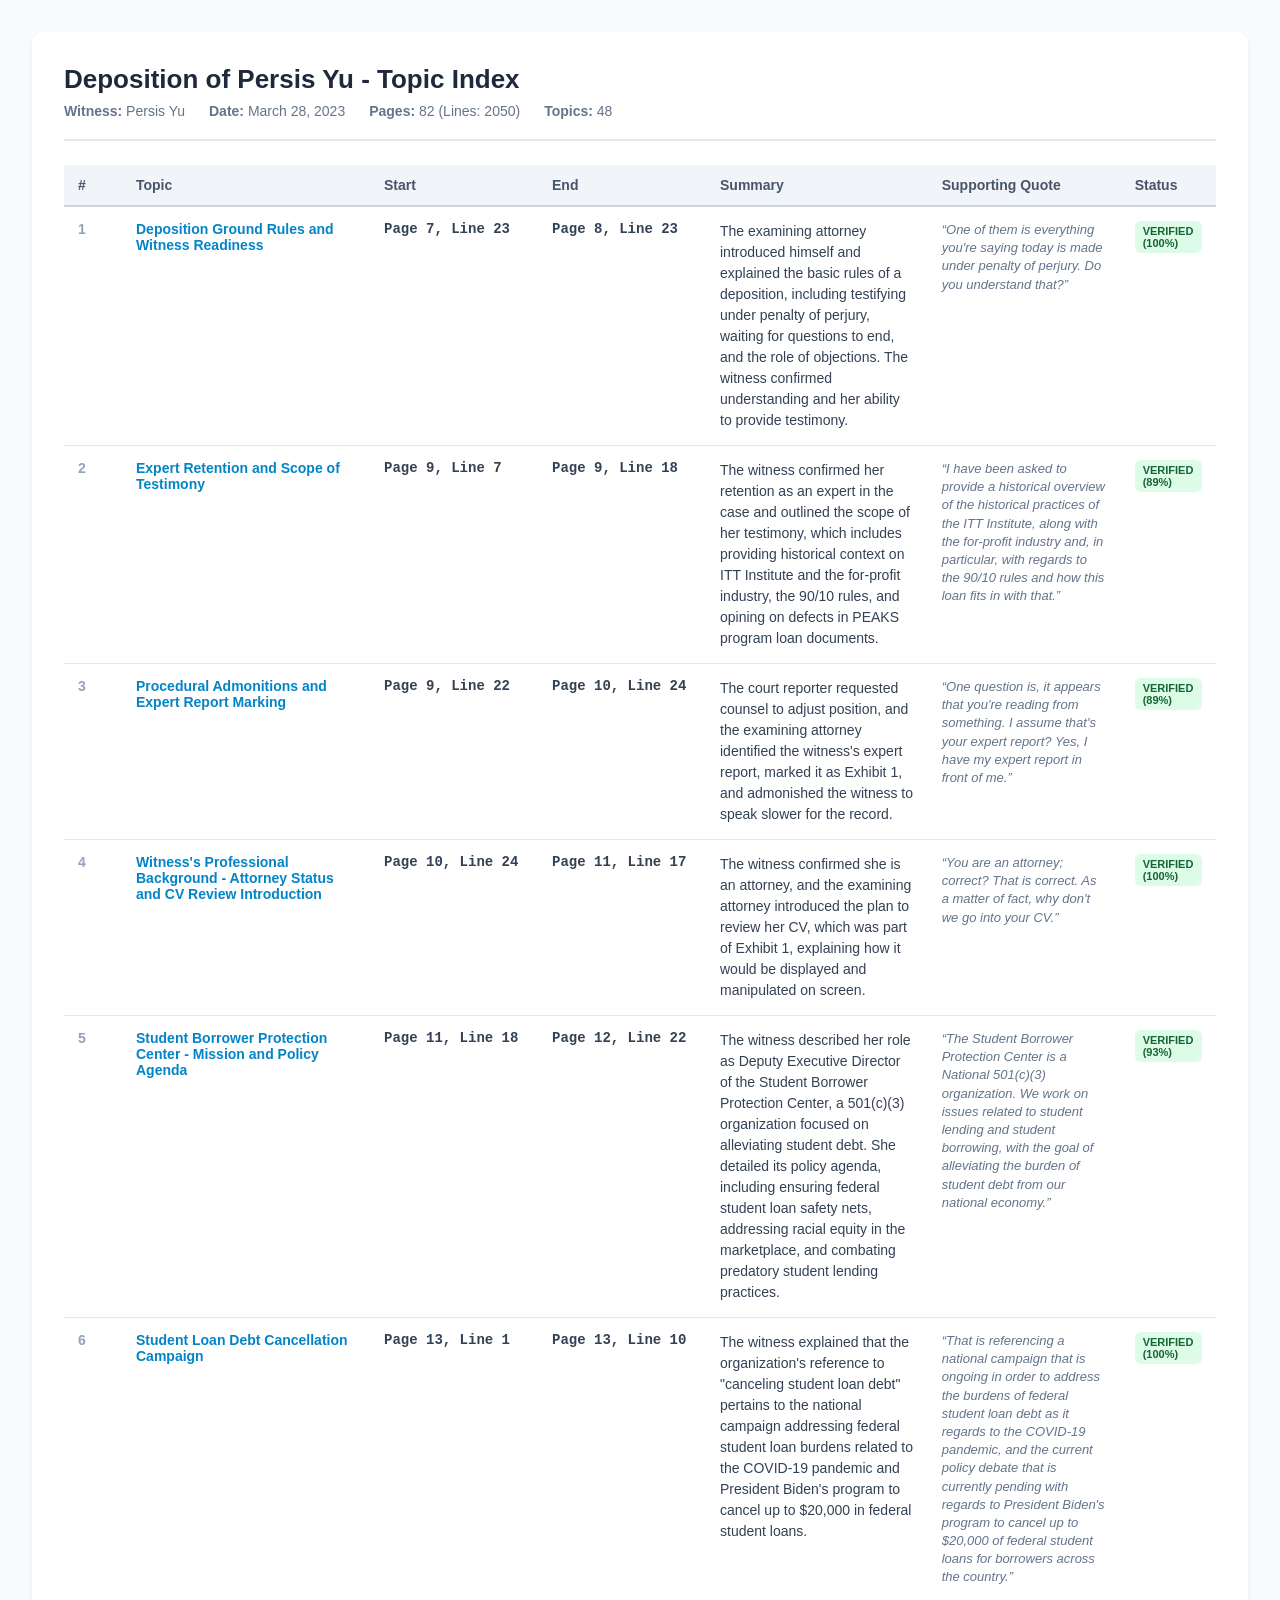
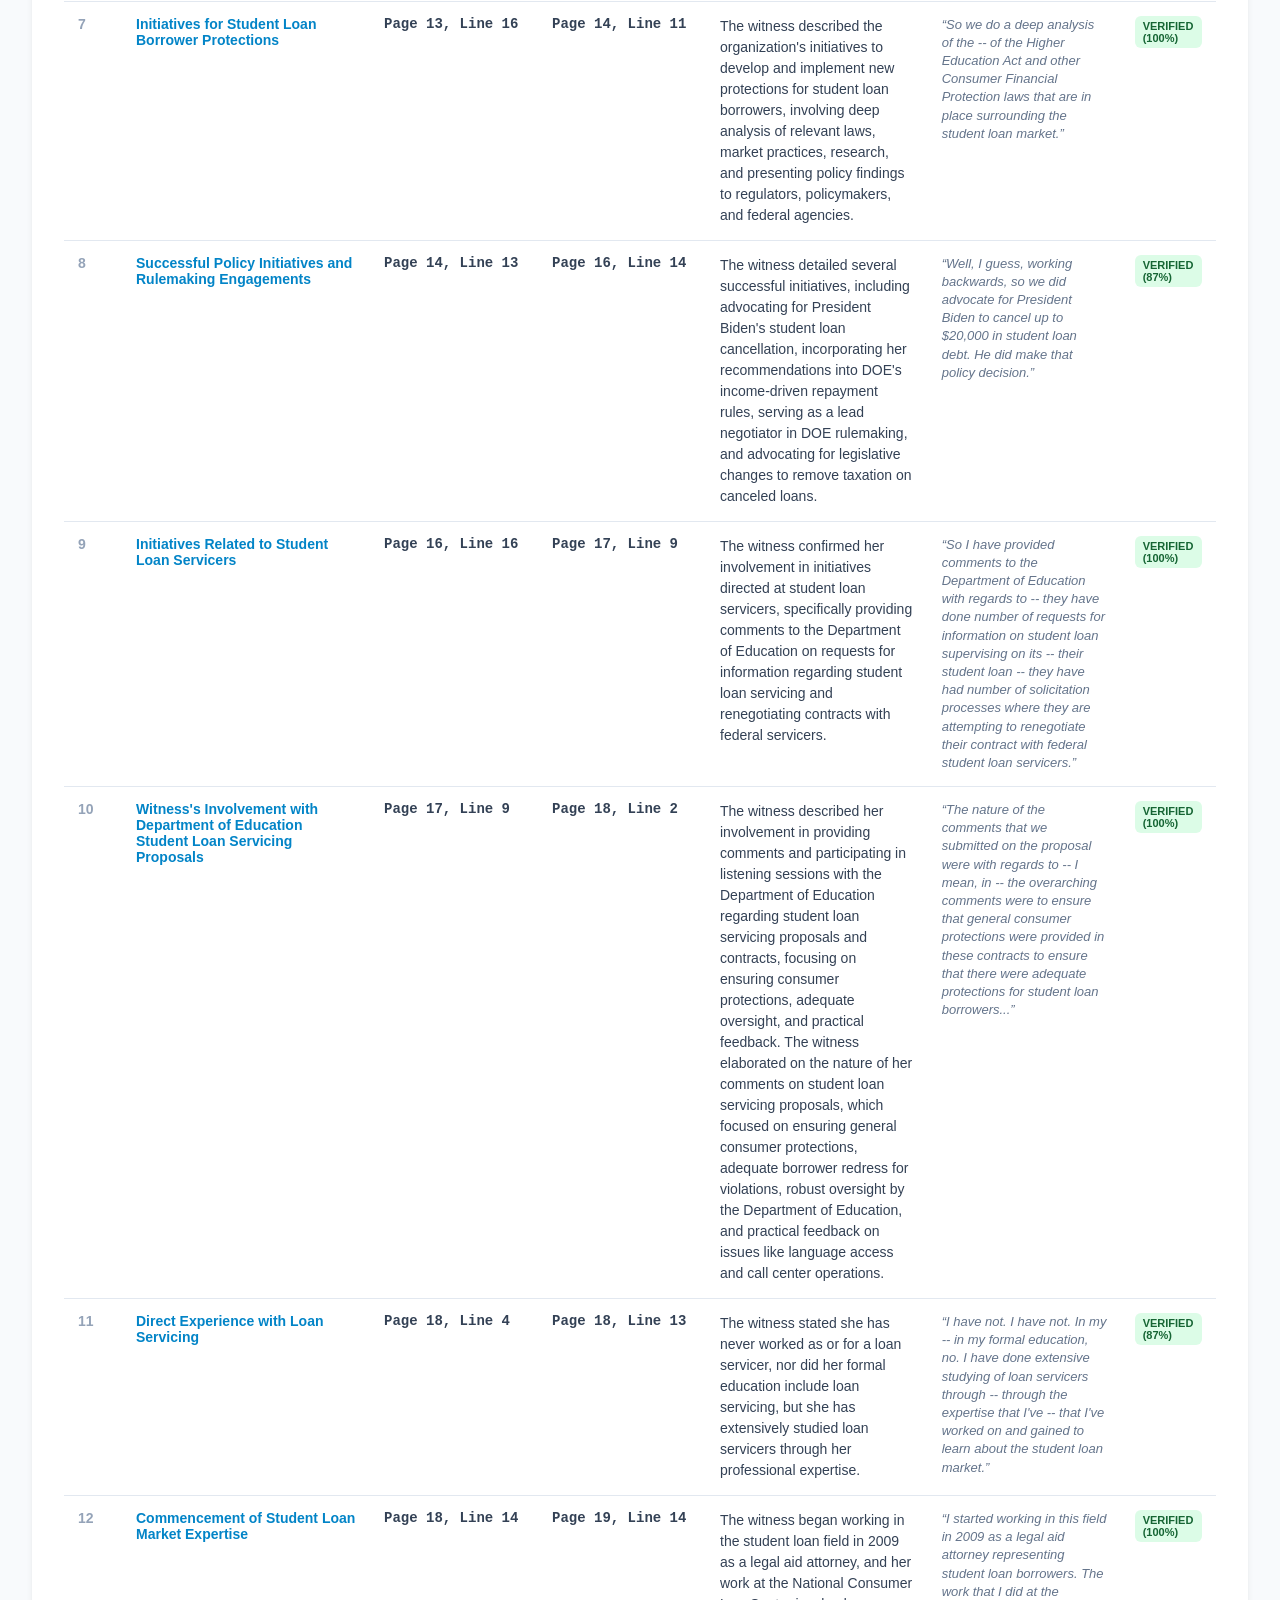
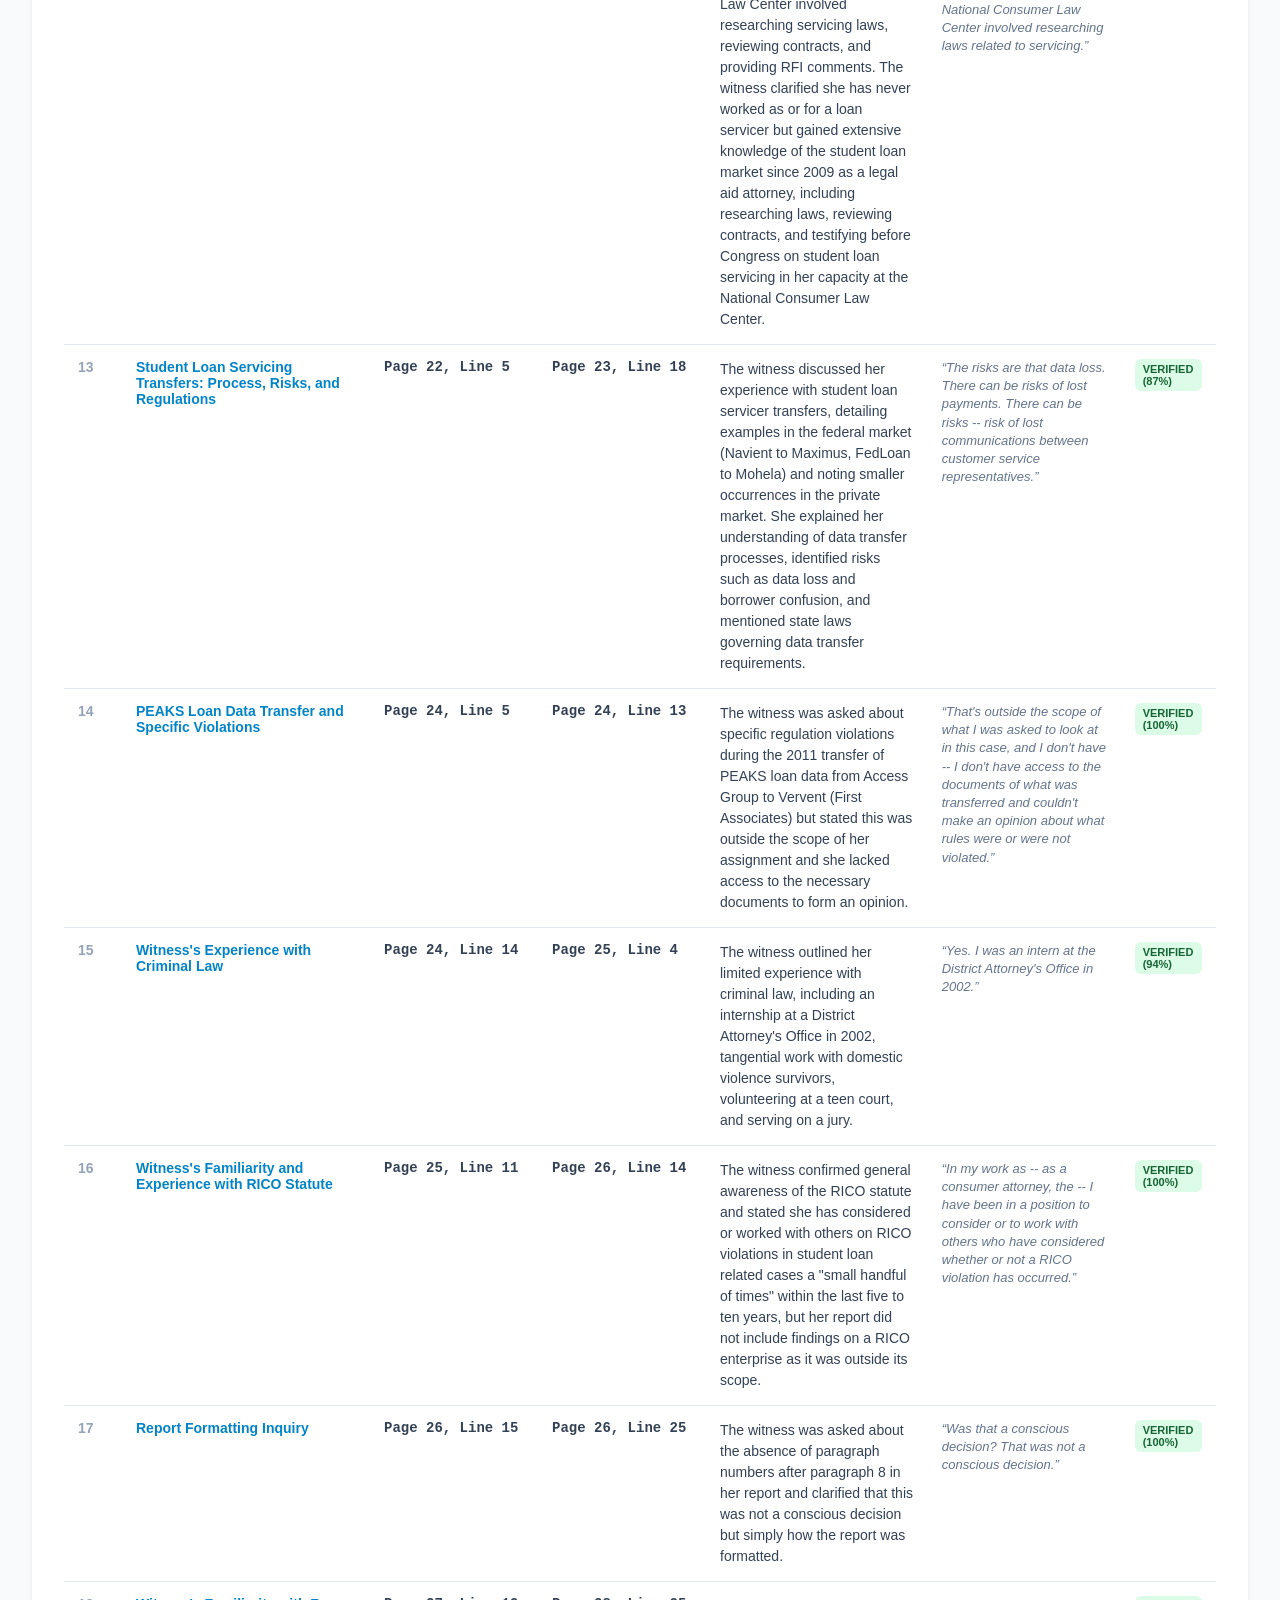
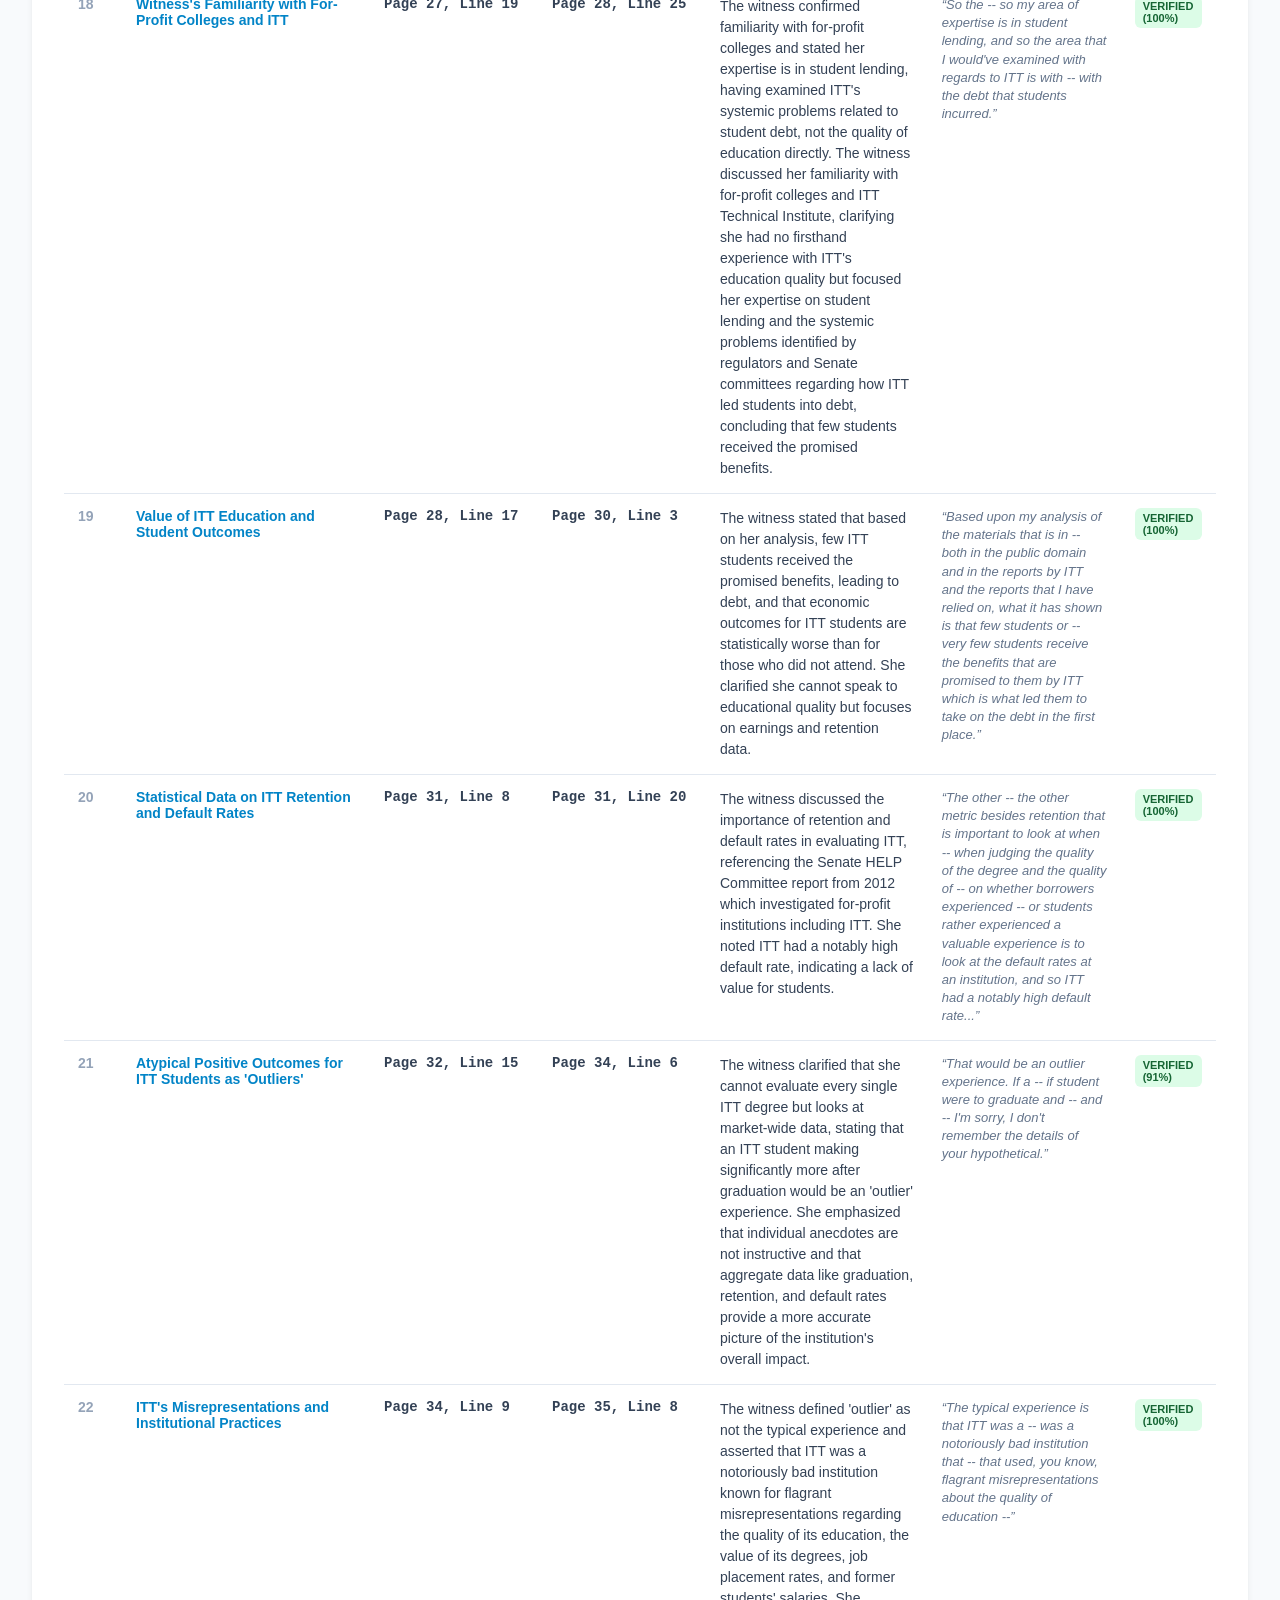
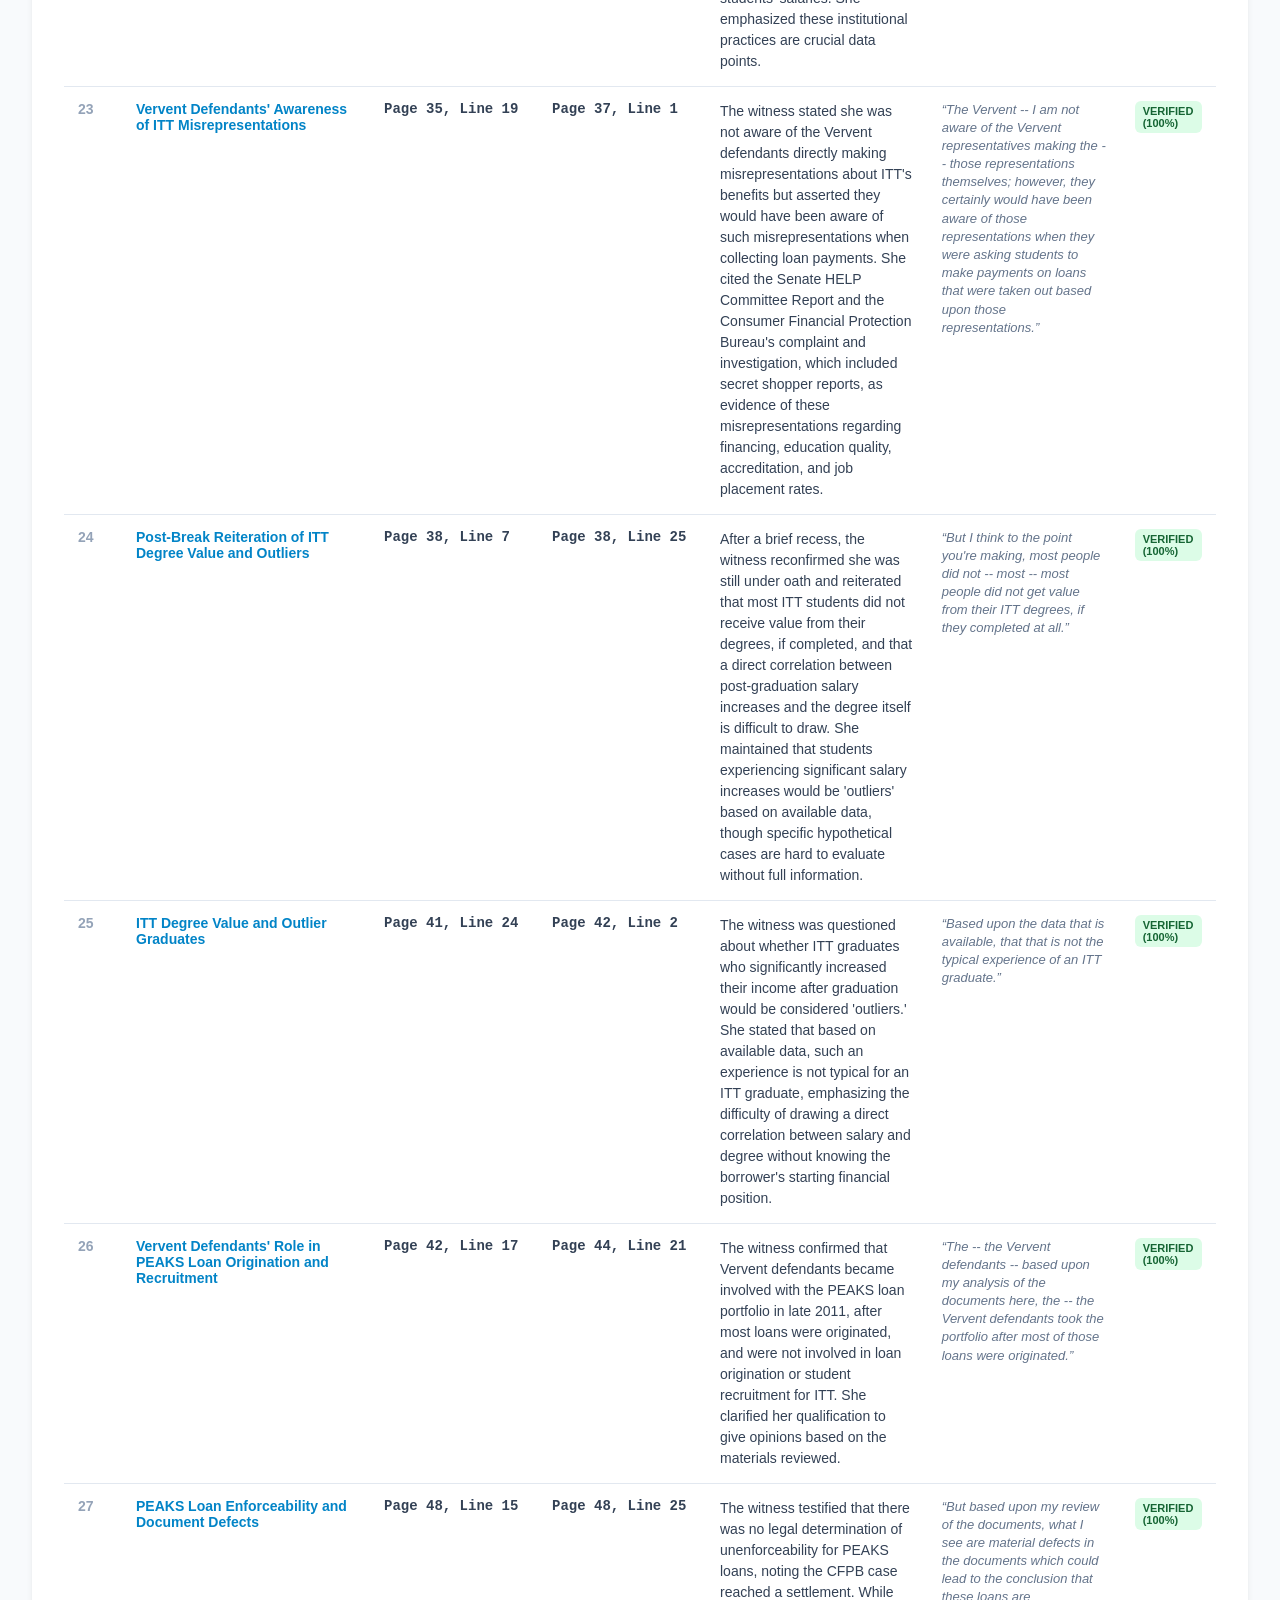
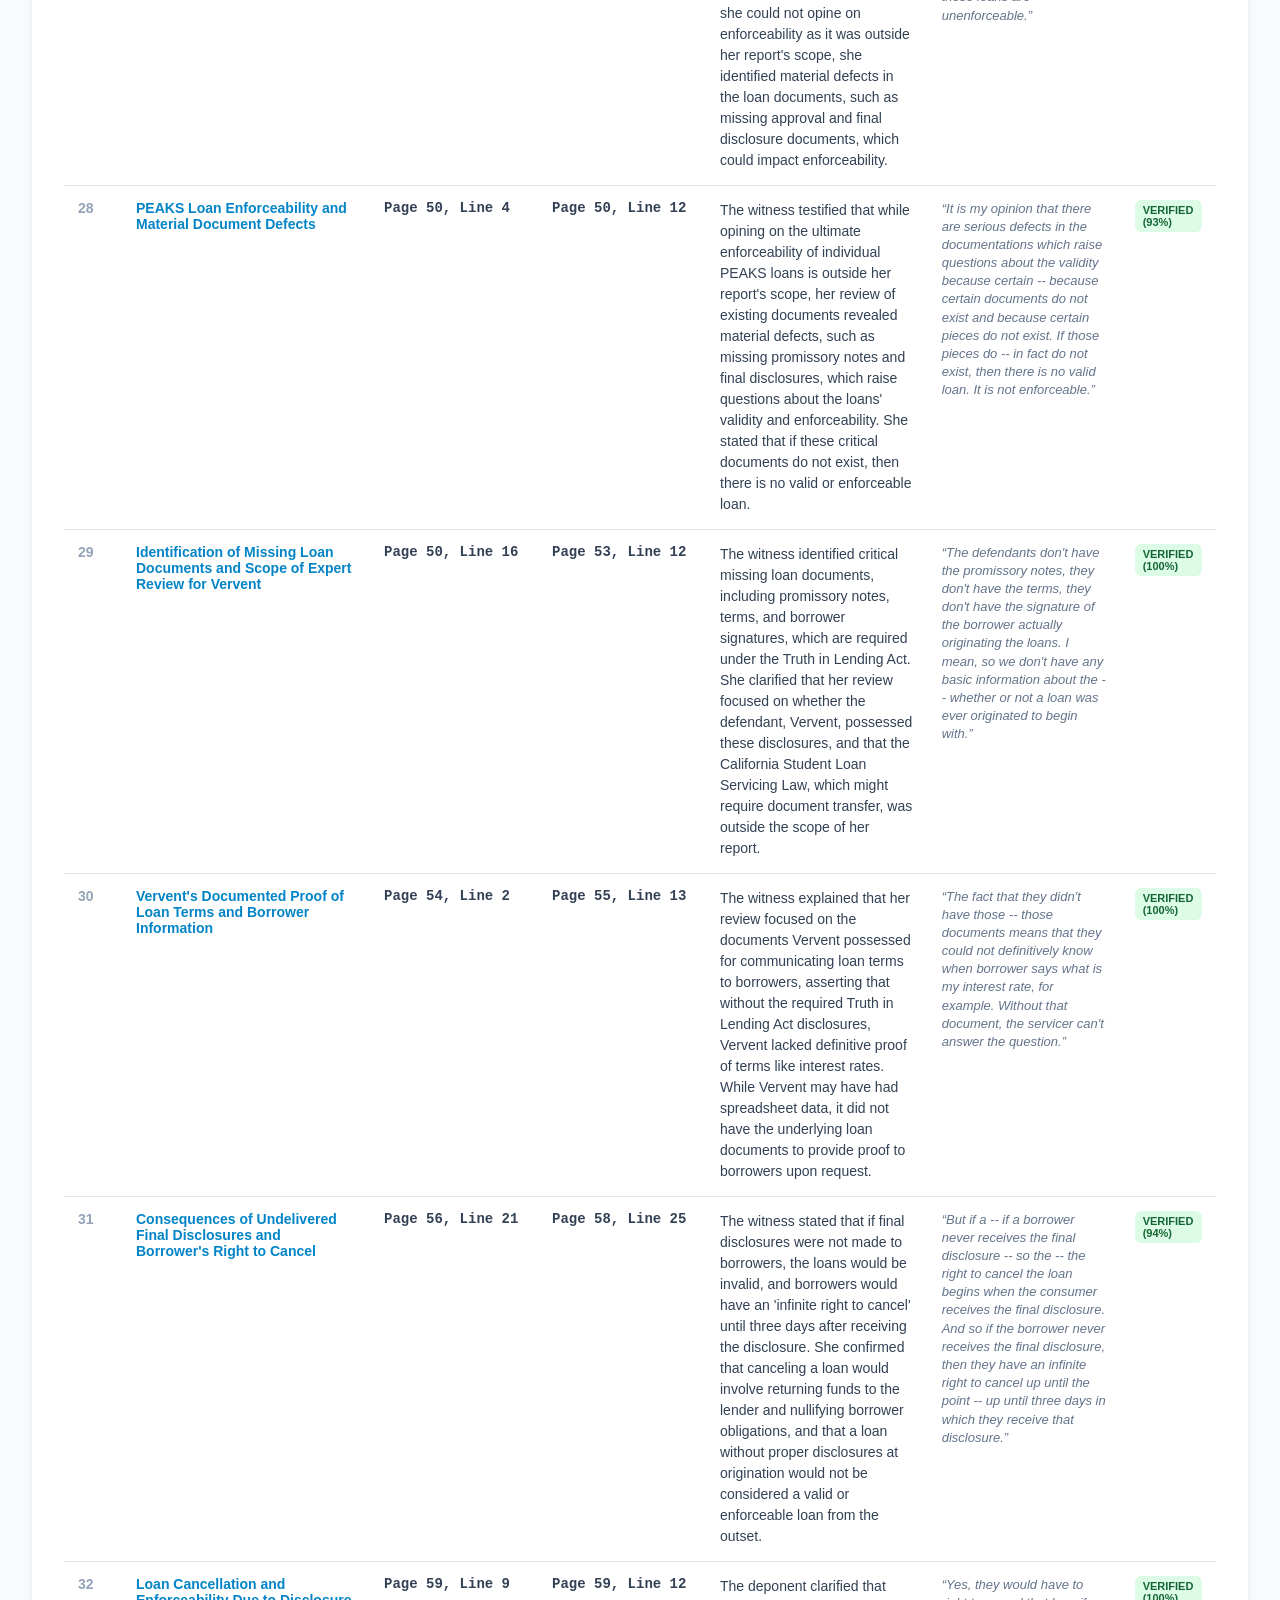
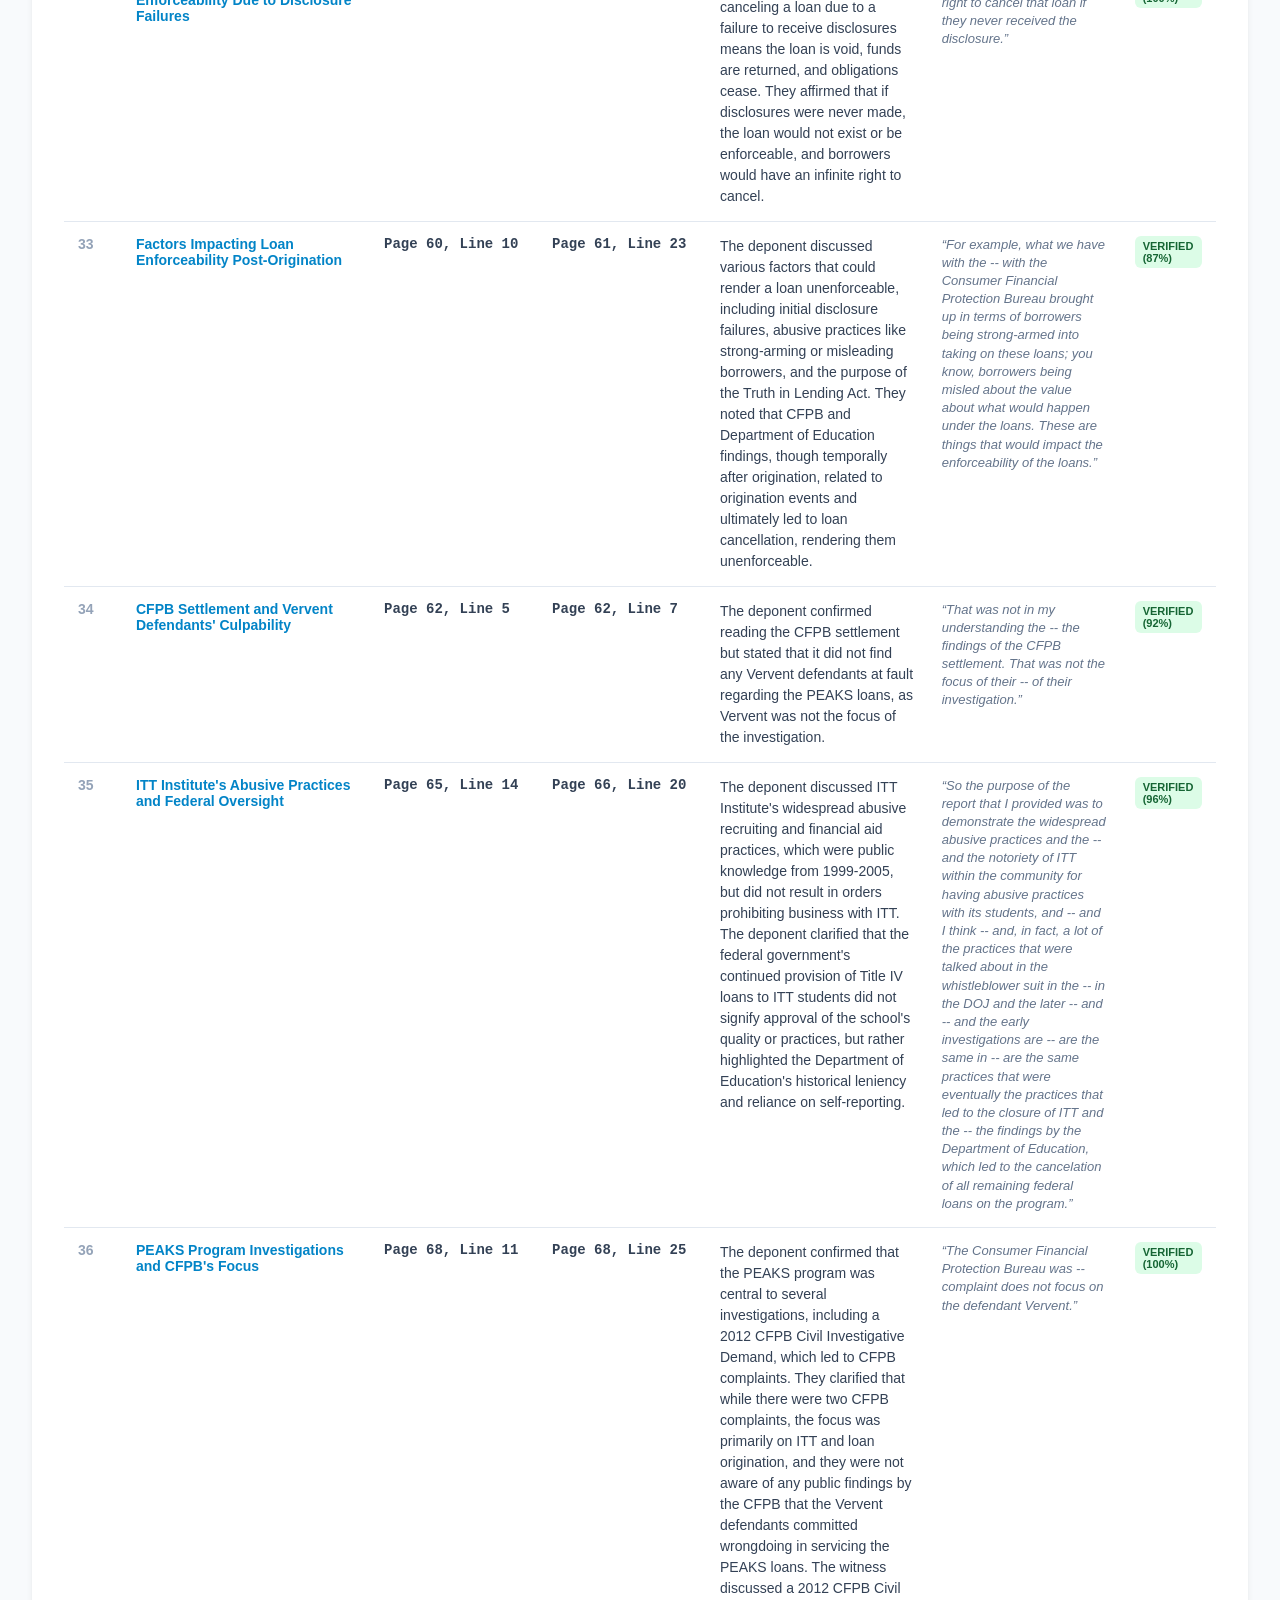
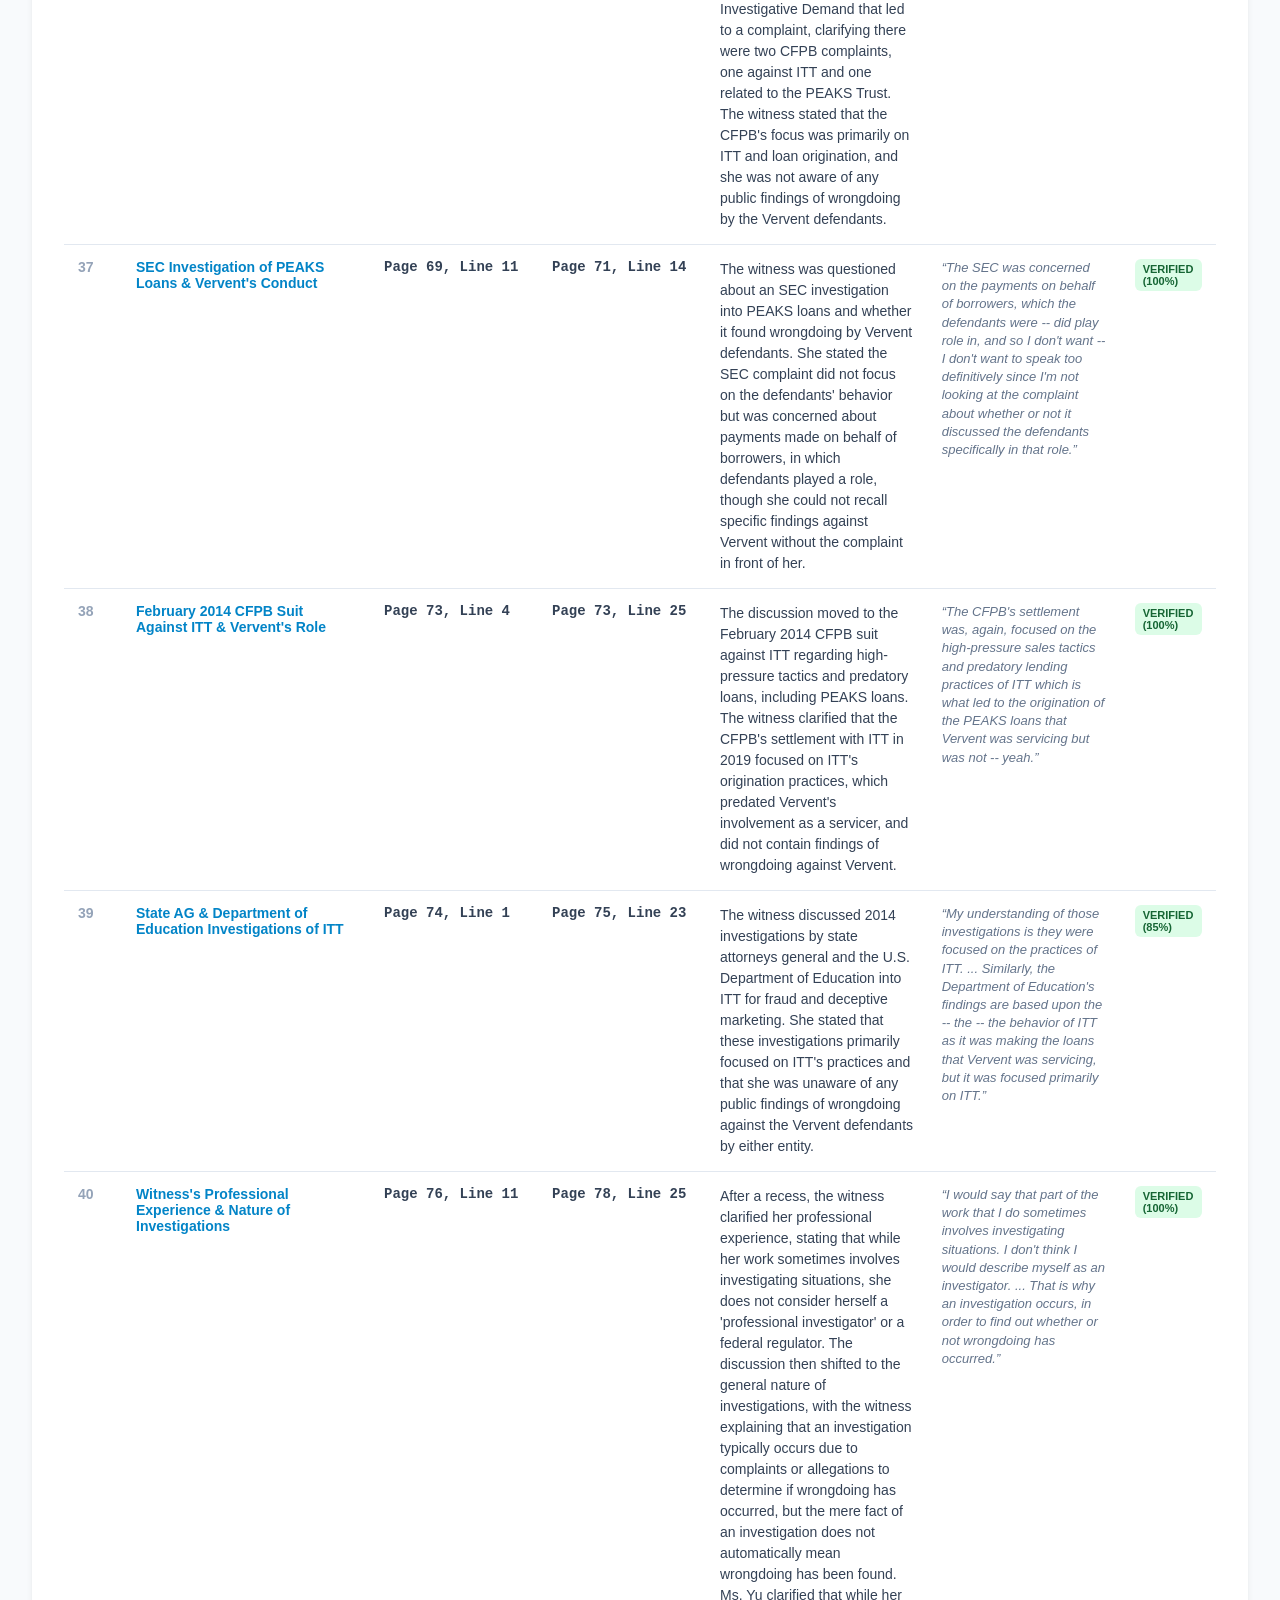
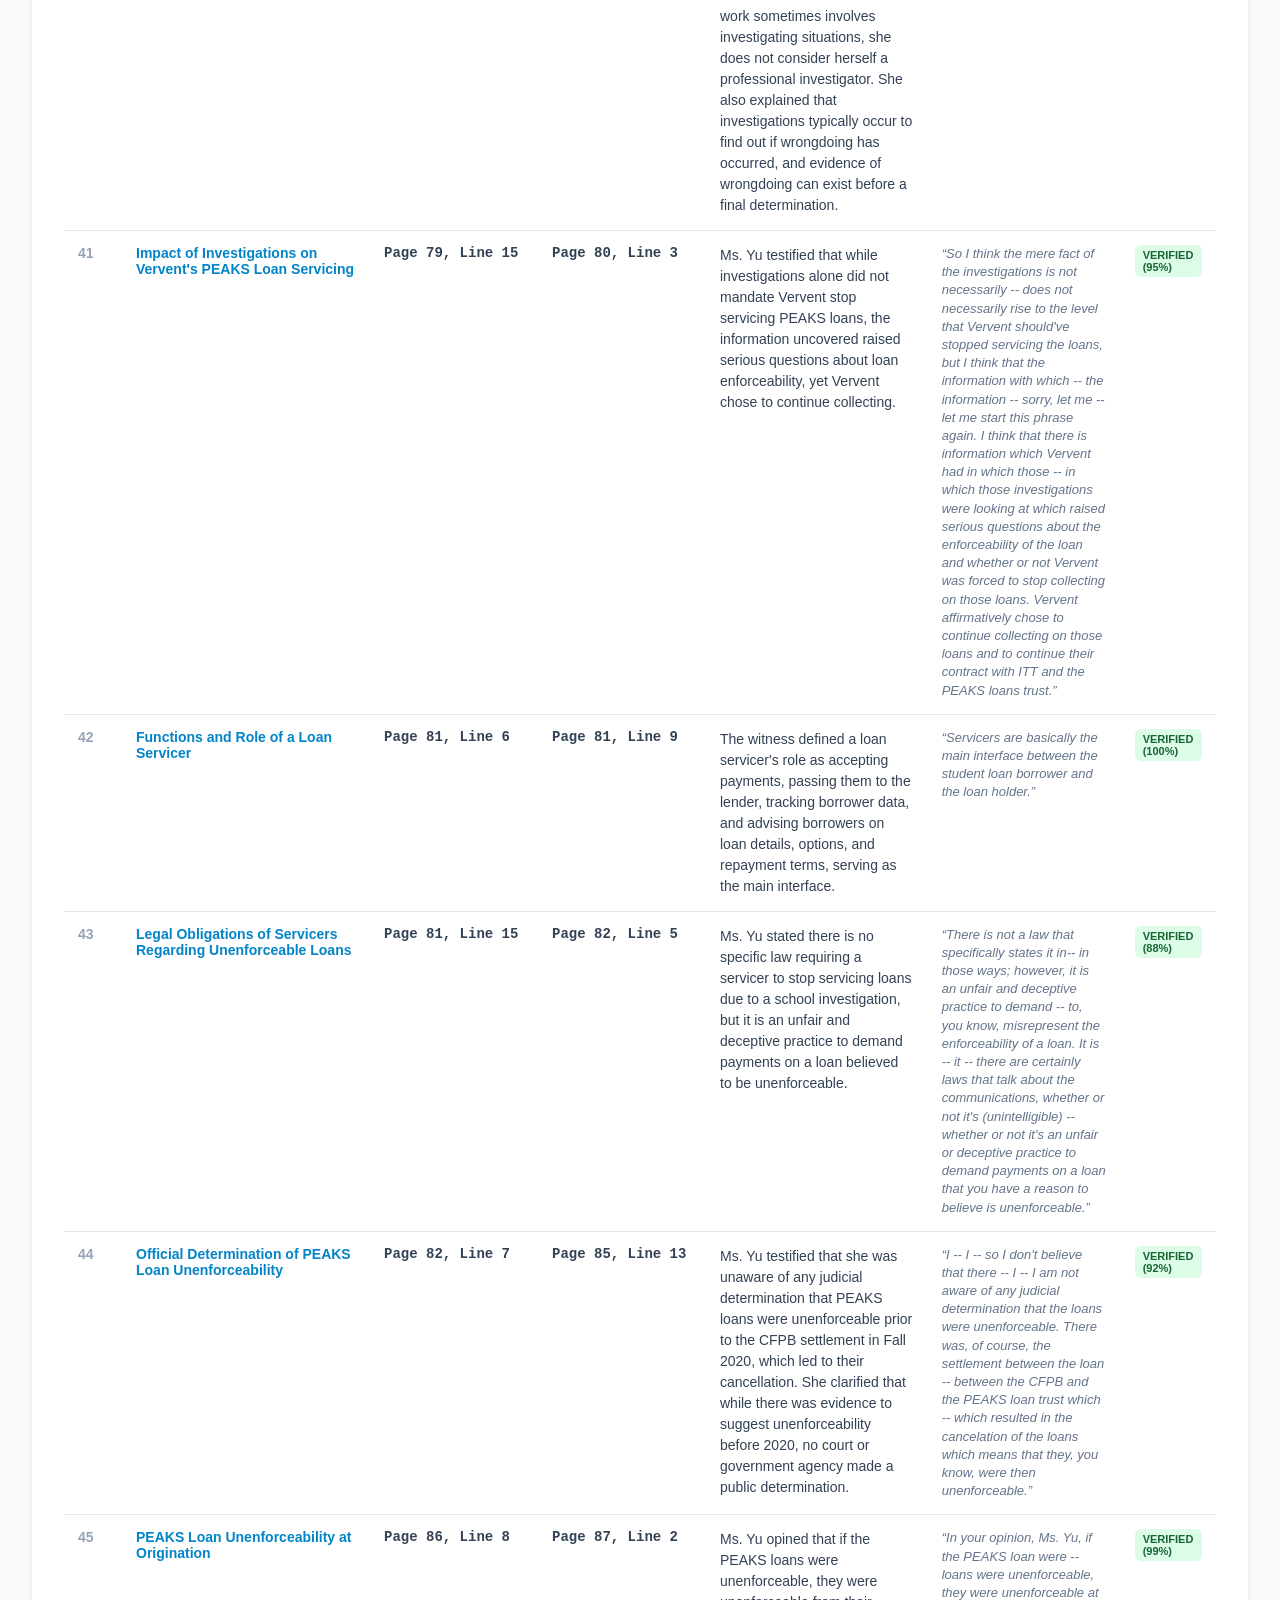
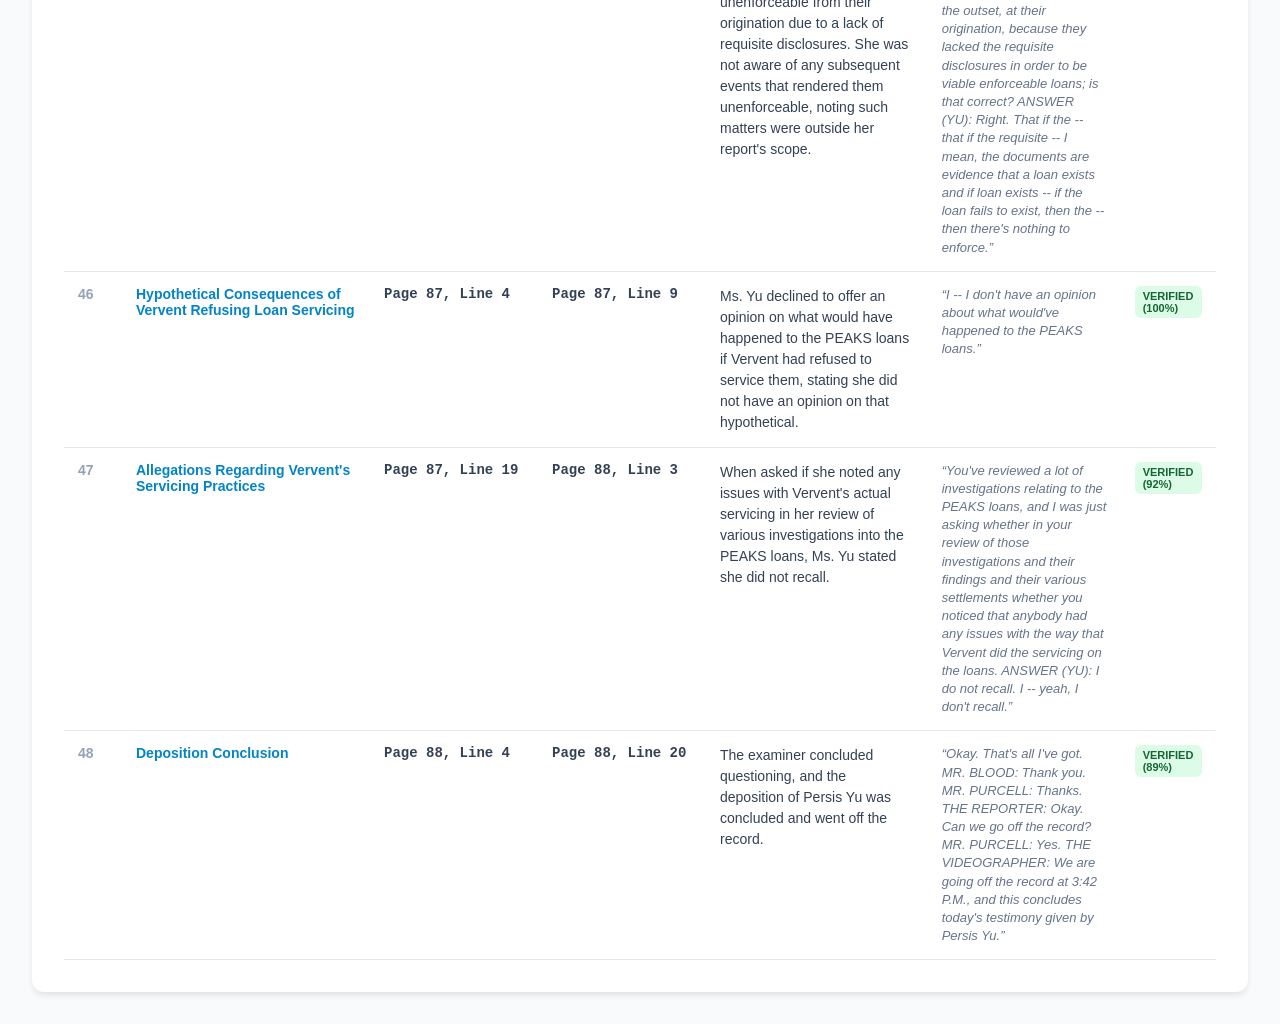
<file: data/output/topic_index.html>
<!DOCTYPE html>
<html lang="en">
<head>
    <meta charset="UTF-8">
    <meta name="viewport" content="width=device-width, initial-scale=1.0">
    <title>Deposition of Persis Yu - Topic Index - Pinpo</title>
    <style>
        body {
            font-family: -apple-system, BlinkMacSystemFont, "Segoe UI", Roboto, Helvetica, Arial, sans-serif;
            background-color: #f8fafc;
            color: #0f172a;
            margin: 0;
            padding: 32px;
        }
        .container {
            max-width: 1300px;
            margin: 0 auto;
            background: #ffffff;
            padding: 32px;
            border-radius: 12px;
            box-shadow: 0 4px 6px -1px rgb(0 0 0 / 0.1);
        }
        header {
            border-bottom: 2px solid #e2e8f0;
            padding-bottom: 20px;
            margin-bottom: 24px;
        }
        h1 {
            margin: 0 0 8px 0;
            font-size: 26px;
            color: #1e293b;
        }
        .meta-bar {
            display: flex;
            gap: 24px;
            font-size: 14px;
            color: #64748b;
        }
        table {
            width: 100%;
            border-collapse: collapse;
            font-size: 14px;
            margin-top: 16px;
        }
        th {
            background: #f1f5f9;
            text-align: left;
            padding: 12px 14px;
            font-weight: 600;
            color: #475569;
            border-bottom: 2px solid #cbd5e1;
        }
        td {
            padding: 14px;
            border-bottom: 1px solid #e2e8f0;
            vertical-align: top;
        }
        tr:hover td {
            background-color: #f8fafc;
        }
        .num { color: #94a3b8; font-weight: bold; width: 30px; }
        .topic-name { color: #0284c7; width: 220px; }
        .coord { font-family: monospace; font-weight: 600; color: #334155; width: 140px; white-space: nowrap; }
        .summary { color: #334155; line-height: 1.5; }
        .quote { color: #64748b; font-style: italic; font-size: 13px; line-height: 1.4; }
        .badge {
            display: inline-block;
            padding: 4px 8px;
            border-radius: 6px;
            font-size: 11px;
            font-weight: 600;
            text-transform: uppercase;
        }
        .badge-verified { background: #dcfce7; color: #166534; }
        .badge-unverified { background: #fef3c7; color: #92400e; }
    </style>
</head>
<body>
    <div class="container">
        <header>
            <h1>Deposition of Persis Yu - Topic Index</h1>
            <div class="meta-bar">
                <div><strong>Witness:</strong> Persis Yu</div>
                <div><strong>Date:</strong> March 28, 2023</div>
                <div><strong>Pages:</strong> 82 (Lines: 2050)</div>
                <div><strong>Topics:</strong> 48</div>
            </div>
        </header>

        <table>
            <thead>
                <tr>
                    <th>#</th>
                    <th>Topic</th>
                    <th>Start</th>
                    <th>End</th>
                    <th>Summary</th>
                    <th>Supporting Quote</th>
                    <th>Status</th>
                </tr>
            </thead>
            <tbody>
                
            <tr>
                <td class="num">1</td>
                <td class="topic-name"><strong>Deposition Ground Rules and Witness Readiness</strong></td>
                <td class="coord">Page 7, Line 23</td>
                <td class="coord">Page 8, Line 23</td>
                <td class="summary">The examining attorney introduced himself and explained the basic rules of a deposition, including testifying under penalty of perjury, waiting for questions to end, and the role of objections. The witness confirmed understanding and her ability to provide testimony.</td>
                <td class="quote">&ldquo;One of them is everything you&#x27;re saying today is made under penalty of perjury. Do you understand that?&rdquo;</td>
                <td><span class="badge badge-verified">Verified (100%)</span></td>
            </tr>
            
            <tr>
                <td class="num">2</td>
                <td class="topic-name"><strong>Expert Retention and Scope of Testimony</strong></td>
                <td class="coord">Page 9, Line 7</td>
                <td class="coord">Page 9, Line 18</td>
                <td class="summary">The witness confirmed her retention as an expert in the case and outlined the scope of her testimony, which includes providing historical context on ITT Institute and the for-profit industry, the 90/10 rules, and opining on defects in PEAKS program loan documents.</td>
                <td class="quote">&ldquo;I have been asked to provide a historical overview of the historical practices of the ITT Institute, along with the for-profit industry and, in particular, with regards to the 90/10 rules and how this loan fits in with that.&rdquo;</td>
                <td><span class="badge badge-verified">Verified (89%)</span></td>
            </tr>
            
            <tr>
                <td class="num">3</td>
                <td class="topic-name"><strong>Procedural Admonitions and Expert Report Marking</strong></td>
                <td class="coord">Page 9, Line 22</td>
                <td class="coord">Page 10, Line 24</td>
                <td class="summary">The court reporter requested counsel to adjust position, and the examining attorney identified the witness&#x27;s expert report, marked it as Exhibit 1, and admonished the witness to speak slower for the record.</td>
                <td class="quote">&ldquo;One question is, it appears that you&#x27;re reading from something. I assume that&#x27;s your expert report? Yes, I have my expert report in front of me.&rdquo;</td>
                <td><span class="badge badge-verified">Verified (89%)</span></td>
            </tr>
            
            <tr>
                <td class="num">4</td>
                <td class="topic-name"><strong>Witness&#x27;s Professional Background - Attorney Status and CV Review Introduction</strong></td>
                <td class="coord">Page 10, Line 24</td>
                <td class="coord">Page 11, Line 17</td>
                <td class="summary">The witness confirmed she is an attorney, and the examining attorney introduced the plan to review her CV, which was part of Exhibit 1, explaining how it would be displayed and manipulated on screen.</td>
                <td class="quote">&ldquo;You are an attorney; correct? That is correct. As a matter of fact, why don&#x27;t we go into your CV.&rdquo;</td>
                <td><span class="badge badge-verified">Verified (100%)</span></td>
            </tr>
            
            <tr>
                <td class="num">5</td>
                <td class="topic-name"><strong>Student Borrower Protection Center - Mission and Policy Agenda</strong></td>
                <td class="coord">Page 11, Line 18</td>
                <td class="coord">Page 12, Line 22</td>
                <td class="summary">The witness described her role as Deputy Executive Director of the Student Borrower Protection Center, a 501(c)(3) organization focused on alleviating student debt. She detailed its policy agenda, including ensuring federal student loan safety nets, addressing racial equity in the marketplace, and combating predatory student lending practices.</td>
                <td class="quote">&ldquo;The Student Borrower Protection Center is a National 501(c)(3) organization. We work on issues related to student lending and student borrowing, with the goal of alleviating the burden of student debt from our national economy.&rdquo;</td>
                <td><span class="badge badge-verified">Verified (93%)</span></td>
            </tr>
            
            <tr>
                <td class="num">6</td>
                <td class="topic-name"><strong>Student Loan Debt Cancellation Campaign</strong></td>
                <td class="coord">Page 13, Line 1</td>
                <td class="coord">Page 13, Line 10</td>
                <td class="summary">The witness explained that the organization&#x27;s reference to &quot;canceling student loan debt&quot; pertains to the national campaign addressing federal student loan burdens related to the COVID-19 pandemic and President Biden&#x27;s program to cancel up to $20,000 in federal student loans.</td>
                <td class="quote">&ldquo;That is referencing a national campaign that is ongoing in order to address the burdens of federal student loan debt as it regards to the COVID-19 pandemic, and the current policy debate that is currently pending with regards to President Biden&#x27;s program to cancel up to $20,000 of federal student loans for borrowers across the country.&rdquo;</td>
                <td><span class="badge badge-verified">Verified (100%)</span></td>
            </tr>
            
            <tr>
                <td class="num">7</td>
                <td class="topic-name"><strong>Initiatives for Student Loan Borrower Protections</strong></td>
                <td class="coord">Page 13, Line 16</td>
                <td class="coord">Page 14, Line 11</td>
                <td class="summary">The witness described the organization&#x27;s initiatives to develop and implement new protections for student loan borrowers, involving deep analysis of relevant laws, market practices, research, and presenting policy findings to regulators, policymakers, and federal agencies.</td>
                <td class="quote">&ldquo;So we do a deep analysis of the -- of the Higher Education Act and other Consumer Financial Protection laws that are in place surrounding the student loan market.&rdquo;</td>
                <td><span class="badge badge-verified">Verified (100%)</span></td>
            </tr>
            
            <tr>
                <td class="num">8</td>
                <td class="topic-name"><strong>Successful Policy Initiatives and Rulemaking Engagements</strong></td>
                <td class="coord">Page 14, Line 13</td>
                <td class="coord">Page 16, Line 14</td>
                <td class="summary">The witness detailed several successful initiatives, including advocating for President Biden&#x27;s student loan cancellation, incorporating her recommendations into DOE&#x27;s income-driven repayment rules, serving as a lead negotiator in DOE rulemaking, and advocating for legislative changes to remove taxation on canceled loans.</td>
                <td class="quote">&ldquo;Well, I guess, working backwards, so we did advocate for President Biden to cancel up to $20,000 in student loan debt. He did make that policy decision.&rdquo;</td>
                <td><span class="badge badge-verified">Verified (87%)</span></td>
            </tr>
            
            <tr>
                <td class="num">9</td>
                <td class="topic-name"><strong>Initiatives Related to Student Loan Servicers</strong></td>
                <td class="coord">Page 16, Line 16</td>
                <td class="coord">Page 17, Line 9</td>
                <td class="summary">The witness confirmed her involvement in initiatives directed at student loan servicers, specifically providing comments to the Department of Education on requests for information regarding student loan servicing and renegotiating contracts with federal servicers.</td>
                <td class="quote">&ldquo;So I have provided comments to the Department of Education with regards to -- they have done number of requests for information on student loan supervising on its -- their student loan -- they have had number of solicitation processes where they are attempting to renegotiate their contract with federal student loan servicers.&rdquo;</td>
                <td><span class="badge badge-verified">Verified (100%)</span></td>
            </tr>
            
            <tr>
                <td class="num">10</td>
                <td class="topic-name"><strong>Witness&#x27;s Involvement with Department of Education Student Loan Servicing Proposals</strong></td>
                <td class="coord">Page 17, Line 9</td>
                <td class="coord">Page 18, Line 2</td>
                <td class="summary">The witness described her involvement in providing comments and participating in listening sessions with the Department of Education regarding student loan servicing proposals and contracts, focusing on ensuring consumer protections, adequate oversight, and practical feedback. The witness elaborated on the nature of her comments on student loan servicing proposals, which focused on ensuring general consumer protections, adequate borrower redress for violations, robust oversight by the Department of Education, and practical feedback on issues like language access and call center operations.</td>
                <td class="quote">&ldquo;The nature of the comments that we submitted on the proposal were with regards to -- I mean, in -- the overarching comments were to ensure that general consumer protections were provided in these contracts to ensure that there were adequate protections for student loan borrowers...&rdquo;</td>
                <td><span class="badge badge-verified">Verified (100%)</span></td>
            </tr>
            
            <tr>
                <td class="num">11</td>
                <td class="topic-name"><strong>Direct Experience with Loan Servicing</strong></td>
                <td class="coord">Page 18, Line 4</td>
                <td class="coord">Page 18, Line 13</td>
                <td class="summary">The witness stated she has never worked as or for a loan servicer, nor did her formal education include loan servicing, but she has extensively studied loan servicers through her professional expertise.</td>
                <td class="quote">&ldquo;I have not. I have not. In my -- in my formal education, no. I have done extensive studying of loan servicers through -- through the expertise that I&#x27;ve -- that I&#x27;ve worked on and gained to learn about the student loan market.&rdquo;</td>
                <td><span class="badge badge-verified">Verified (87%)</span></td>
            </tr>
            
            <tr>
                <td class="num">12</td>
                <td class="topic-name"><strong>Commencement of Student Loan Market Expertise</strong></td>
                <td class="coord">Page 18, Line 14</td>
                <td class="coord">Page 19, Line 14</td>
                <td class="summary">The witness began working in the student loan field in 2009 as a legal aid attorney, and her work at the National Consumer Law Center involved researching servicing laws, reviewing contracts, and providing RFI comments. The witness clarified she has never worked as or for a loan servicer but gained extensive knowledge of the student loan market since 2009 as a legal aid attorney, including researching laws, reviewing contracts, and testifying before Congress on student loan servicing in her capacity at the National Consumer Law Center.</td>
                <td class="quote">&ldquo;I started working in this field in 2009 as a legal aid attorney representing student loan borrowers. The work that I did at the National Consumer Law Center involved researching laws related to servicing.&rdquo;</td>
                <td><span class="badge badge-verified">Verified (100%)</span></td>
            </tr>
            
            <tr>
                <td class="num">13</td>
                <td class="topic-name"><strong>Student Loan Servicing Transfers: Process, Risks, and Regulations</strong></td>
                <td class="coord">Page 22, Line 5</td>
                <td class="coord">Page 23, Line 18</td>
                <td class="summary">The witness discussed her experience with student loan servicer transfers, detailing examples in the federal market (Navient to Maximus, FedLoan to Mohela) and noting smaller occurrences in the private market. She explained her understanding of data transfer processes, identified risks such as data loss and borrower confusion, and mentioned state laws governing data transfer requirements.</td>
                <td class="quote">&ldquo;The risks are that data loss. There can be risks of lost payments. There can be risks -- risk of lost communications between customer service representatives.&rdquo;</td>
                <td><span class="badge badge-verified">Verified (87%)</span></td>
            </tr>
            
            <tr>
                <td class="num">14</td>
                <td class="topic-name"><strong>PEAKS Loan Data Transfer and Specific Violations</strong></td>
                <td class="coord">Page 24, Line 5</td>
                <td class="coord">Page 24, Line 13</td>
                <td class="summary">The witness was asked about specific regulation violations during the 2011 transfer of PEAKS loan data from Access Group to Vervent (First Associates) but stated this was outside the scope of her assignment and she lacked access to the necessary documents to form an opinion.</td>
                <td class="quote">&ldquo;That&#x27;s outside the scope of what I was asked to look at in this case, and I don&#x27;t have -- I don&#x27;t have access to the documents of what was transferred and couldn&#x27;t make an opinion about what rules were or were not violated.&rdquo;</td>
                <td><span class="badge badge-verified">Verified (100%)</span></td>
            </tr>
            
            <tr>
                <td class="num">15</td>
                <td class="topic-name"><strong>Witness&#x27;s Experience with Criminal Law</strong></td>
                <td class="coord">Page 24, Line 14</td>
                <td class="coord">Page 25, Line 4</td>
                <td class="summary">The witness outlined her limited experience with criminal law, including an internship at a District Attorney&#x27;s Office in 2002, tangential work with domestic violence survivors, volunteering at a teen court, and serving on a jury.</td>
                <td class="quote">&ldquo;Yes. I was an intern at the District Attorney&#x27;s Office in 2002.&rdquo;</td>
                <td><span class="badge badge-verified">Verified (94%)</span></td>
            </tr>
            
            <tr>
                <td class="num">16</td>
                <td class="topic-name"><strong>Witness&#x27;s Familiarity and Experience with RICO Statute</strong></td>
                <td class="coord">Page 25, Line 11</td>
                <td class="coord">Page 26, Line 14</td>
                <td class="summary">The witness confirmed general awareness of the RICO statute and stated she has considered or worked with others on RICO violations in student loan related cases a &quot;small handful of times&quot; within the last five to ten years, but her report did not include findings on a RICO enterprise as it was outside its scope.</td>
                <td class="quote">&ldquo;In my work as -- as a consumer attorney, the -- I have been in a position to consider or to work with others who have considered whether or not a RICO violation has occurred.&rdquo;</td>
                <td><span class="badge badge-verified">Verified (100%)</span></td>
            </tr>
            
            <tr>
                <td class="num">17</td>
                <td class="topic-name"><strong>Report Formatting Inquiry</strong></td>
                <td class="coord">Page 26, Line 15</td>
                <td class="coord">Page 26, Line 25</td>
                <td class="summary">The witness was asked about the absence of paragraph numbers after paragraph 8 in her report and clarified that this was not a conscious decision but simply how the report was formatted.</td>
                <td class="quote">&ldquo;Was that a conscious decision? That was not a conscious decision.&rdquo;</td>
                <td><span class="badge badge-verified">Verified (100%)</span></td>
            </tr>
            
            <tr>
                <td class="num">18</td>
                <td class="topic-name"><strong>Witness&#x27;s Familiarity with For-Profit Colleges and ITT</strong></td>
                <td class="coord">Page 27, Line 19</td>
                <td class="coord">Page 28, Line 25</td>
                <td class="summary">The witness confirmed familiarity with for-profit colleges and stated her expertise is in student lending, having examined ITT&#x27;s systemic problems related to student debt, not the quality of education directly. The witness discussed her familiarity with for-profit colleges and ITT Technical Institute, clarifying she had no firsthand experience with ITT&#x27;s education quality but focused her expertise on student lending and the systemic problems identified by regulators and Senate committees regarding how ITT led students into debt, concluding that few students received the promised benefits.</td>
                <td class="quote">&ldquo;So the -- so my area of expertise is in student lending, and so the area that I would&#x27;ve examined with regards to ITT is with -- with the debt that students incurred.&rdquo;</td>
                <td><span class="badge badge-verified">Verified (100%)</span></td>
            </tr>
            
            <tr>
                <td class="num">19</td>
                <td class="topic-name"><strong>Value of ITT Education and Student Outcomes</strong></td>
                <td class="coord">Page 28, Line 17</td>
                <td class="coord">Page 30, Line 3</td>
                <td class="summary">The witness stated that based on her analysis, few ITT students received the promised benefits, leading to debt, and that economic outcomes for ITT students are statistically worse than for those who did not attend. She clarified she cannot speak to educational quality but focuses on earnings and retention data.</td>
                <td class="quote">&ldquo;Based upon my analysis of the materials that is in -- both in the public domain and in the reports by ITT and the reports that I have relied on, what it has shown is that few students or -- very few students receive the benefits that are promised to them by ITT which is what led them to take on the debt in the first place.&rdquo;</td>
                <td><span class="badge badge-verified">Verified (100%)</span></td>
            </tr>
            
            <tr>
                <td class="num">20</td>
                <td class="topic-name"><strong>Statistical Data on ITT Retention and Default Rates</strong></td>
                <td class="coord">Page 31, Line 8</td>
                <td class="coord">Page 31, Line 20</td>
                <td class="summary">The witness discussed the importance of retention and default rates in evaluating ITT, referencing the Senate HELP Committee report from 2012 which investigated for-profit institutions including ITT. She noted ITT had a notably high default rate, indicating a lack of value for students.</td>
                <td class="quote">&ldquo;The other -- the other metric besides retention that is important to look at when -- when judging the quality of the degree and the quality of -- on whether borrowers experienced -- or students rather experienced a valuable experience is to look at the default rates at an institution, and so ITT had a notably high default rate...&rdquo;</td>
                <td><span class="badge badge-verified">Verified (100%)</span></td>
            </tr>
            
            <tr>
                <td class="num">21</td>
                <td class="topic-name"><strong>Atypical Positive Outcomes for ITT Students as &#x27;Outliers&#x27;</strong></td>
                <td class="coord">Page 32, Line 15</td>
                <td class="coord">Page 34, Line 6</td>
                <td class="summary">The witness clarified that she cannot evaluate every single ITT degree but looks at market-wide data, stating that an ITT student making significantly more after graduation would be an &#x27;outlier&#x27; experience. She emphasized that individual anecdotes are not instructive and that aggregate data like graduation, retention, and default rates provide a more accurate picture of the institution&#x27;s overall impact.</td>
                <td class="quote">&ldquo;That would be an outlier experience. If a -- if student were to graduate and -- and -- I&#x27;m sorry, I don&#x27;t remember the details of your hypothetical.&rdquo;</td>
                <td><span class="badge badge-verified">Verified (91%)</span></td>
            </tr>
            
            <tr>
                <td class="num">22</td>
                <td class="topic-name"><strong>ITT&#x27;s Misrepresentations and Institutional Practices</strong></td>
                <td class="coord">Page 34, Line 9</td>
                <td class="coord">Page 35, Line 8</td>
                <td class="summary">The witness defined &#x27;outlier&#x27; as not the typical experience and asserted that ITT was a notoriously bad institution known for flagrant misrepresentations regarding the quality of its education, the value of its degrees, job placement rates, and former students&#x27; salaries. She emphasized these institutional practices are crucial data points.</td>
                <td class="quote">&ldquo;The typical experience is that ITT was a -- was a notoriously bad institution that -- that used, you know, flagrant misrepresentations about the quality of education --&rdquo;</td>
                <td><span class="badge badge-verified">Verified (100%)</span></td>
            </tr>
            
            <tr>
                <td class="num">23</td>
                <td class="topic-name"><strong>Vervent Defendants&#x27; Awareness of ITT Misrepresentations</strong></td>
                <td class="coord">Page 35, Line 19</td>
                <td class="coord">Page 37, Line 1</td>
                <td class="summary">The witness stated she was not aware of the Vervent defendants directly making misrepresentations about ITT&#x27;s benefits but asserted they would have been aware of such misrepresentations when collecting loan payments. She cited the Senate HELP Committee Report and the Consumer Financial Protection Bureau&#x27;s complaint and investigation, which included secret shopper reports, as evidence of these misrepresentations regarding financing, education quality, accreditation, and job placement rates.</td>
                <td class="quote">&ldquo;The Vervent -- I am not aware of the Vervent representatives making the -- those representations themselves; however, they certainly would have been aware of those representations when they were asking students to make payments on loans that were taken out based upon those representations.&rdquo;</td>
                <td><span class="badge badge-verified">Verified (100%)</span></td>
            </tr>
            
            <tr>
                <td class="num">24</td>
                <td class="topic-name"><strong>Post-Break Reiteration of ITT Degree Value and Outliers</strong></td>
                <td class="coord">Page 38, Line 7</td>
                <td class="coord">Page 38, Line 25</td>
                <td class="summary">After a brief recess, the witness reconfirmed she was still under oath and reiterated that most ITT students did not receive value from their degrees, if completed, and that a direct correlation between post-graduation salary increases and the degree itself is difficult to draw. She maintained that students experiencing significant salary increases would be &#x27;outliers&#x27; based on available data, though specific hypothetical cases are hard to evaluate without full information.</td>
                <td class="quote">&ldquo;But I think to the point you&#x27;re making, most people did not -- most -- most people did not get value from their ITT degrees, if they completed at all.&rdquo;</td>
                <td><span class="badge badge-verified">Verified (100%)</span></td>
            </tr>
            
            <tr>
                <td class="num">25</td>
                <td class="topic-name"><strong>ITT Degree Value and Outlier Graduates</strong></td>
                <td class="coord">Page 41, Line 24</td>
                <td class="coord">Page 42, Line 2</td>
                <td class="summary">The witness was questioned about whether ITT graduates who significantly increased their income after graduation would be considered &#x27;outliers.&#x27; She stated that based on available data, such an experience is not typical for an ITT graduate, emphasizing the difficulty of drawing a direct correlation between salary and degree without knowing the borrower&#x27;s starting financial position.</td>
                <td class="quote">&ldquo;Based upon the data that is available, that that is not the typical experience of an ITT graduate.&rdquo;</td>
                <td><span class="badge badge-verified">Verified (100%)</span></td>
            </tr>
            
            <tr>
                <td class="num">26</td>
                <td class="topic-name"><strong>Vervent Defendants&#x27; Role in PEAKS Loan Origination and Recruitment</strong></td>
                <td class="coord">Page 42, Line 17</td>
                <td class="coord">Page 44, Line 21</td>
                <td class="summary">The witness confirmed that Vervent defendants became involved with the PEAKS loan portfolio in late 2011, after most loans were originated, and were not involved in loan origination or student recruitment for ITT. She clarified her qualification to give opinions based on the materials reviewed.</td>
                <td class="quote">&ldquo;The -- the Vervent defendants -- based upon my analysis of the documents here, the -- the Vervent defendants took the portfolio after most of those loans were originated.&rdquo;</td>
                <td><span class="badge badge-verified">Verified (100%)</span></td>
            </tr>
            
            <tr>
                <td class="num">27</td>
                <td class="topic-name"><strong>PEAKS Loan Enforceability and Document Defects</strong></td>
                <td class="coord">Page 48, Line 15</td>
                <td class="coord">Page 48, Line 25</td>
                <td class="summary">The witness testified that there was no legal determination of unenforceability for PEAKS loans, noting the CFPB case reached a settlement. While she could not opine on enforceability as it was outside her report&#x27;s scope, she identified material defects in the loan documents, such as missing approval and final disclosure documents, which could impact enforceability.</td>
                <td class="quote">&ldquo;But based upon my review of the documents, what I see are material defects in the documents which could lead to the conclusion that these loans are unenforceable.&rdquo;</td>
                <td><span class="badge badge-verified">Verified (100%)</span></td>
            </tr>
            
            <tr>
                <td class="num">28</td>
                <td class="topic-name"><strong>PEAKS Loan Enforceability and Material Document Defects</strong></td>
                <td class="coord">Page 50, Line 4</td>
                <td class="coord">Page 50, Line 12</td>
                <td class="summary">The witness testified that while opining on the ultimate enforceability of individual PEAKS loans is outside her report&#x27;s scope, her review of existing documents revealed material defects, such as missing promissory notes and final disclosures, which raise questions about the loans&#x27; validity and enforceability. She stated that if these critical documents do not exist, then there is no valid or enforceable loan.</td>
                <td class="quote">&ldquo;It is my opinion that there are serious defects in the documentations which raise questions about the validity because certain -- because certain documents do not exist and because certain pieces do not exist. If those pieces do -- in fact do not exist, then there is no valid loan. It is not enforceable.&rdquo;</td>
                <td><span class="badge badge-verified">Verified (93%)</span></td>
            </tr>
            
            <tr>
                <td class="num">29</td>
                <td class="topic-name"><strong>Identification of Missing Loan Documents and Scope of Expert Review for Vervent</strong></td>
                <td class="coord">Page 50, Line 16</td>
                <td class="coord">Page 53, Line 12</td>
                <td class="summary">The witness identified critical missing loan documents, including promissory notes, terms, and borrower signatures, which are required under the Truth in Lending Act. She clarified that her review focused on whether the defendant, Vervent, possessed these disclosures, and that the California Student Loan Servicing Law, which might require document transfer, was outside the scope of her report.</td>
                <td class="quote">&ldquo;The defendants don&#x27;t have the promissory notes, they don&#x27;t have the terms, they don&#x27;t have the signature of the borrower actually originating the loans. I mean, so we don&#x27;t have any basic information about the -- whether or not a loan was ever originated to begin with.&rdquo;</td>
                <td><span class="badge badge-verified">Verified (100%)</span></td>
            </tr>
            
            <tr>
                <td class="num">30</td>
                <td class="topic-name"><strong>Vervent&#x27;s Documented Proof of Loan Terms and Borrower Information</strong></td>
                <td class="coord">Page 54, Line 2</td>
                <td class="coord">Page 55, Line 13</td>
                <td class="summary">The witness explained that her review focused on the documents Vervent possessed for communicating loan terms to borrowers, asserting that without the required Truth in Lending Act disclosures, Vervent lacked definitive proof of terms like interest rates. While Vervent may have had spreadsheet data, it did not have the underlying loan documents to provide proof to borrowers upon request.</td>
                <td class="quote">&ldquo;The fact that they didn&#x27;t have those -- those documents means that they could not definitively know when borrower says what is my interest rate, for example. Without that document, the servicer can&#x27;t answer the question.&rdquo;</td>
                <td><span class="badge badge-verified">Verified (100%)</span></td>
            </tr>
            
            <tr>
                <td class="num">31</td>
                <td class="topic-name"><strong>Consequences of Undelivered Final Disclosures and Borrower&#x27;s Right to Cancel</strong></td>
                <td class="coord">Page 56, Line 21</td>
                <td class="coord">Page 58, Line 25</td>
                <td class="summary">The witness stated that if final disclosures were not made to borrowers, the loans would be invalid, and borrowers would have an &#x27;infinite right to cancel&#x27; until three days after receiving the disclosure. She confirmed that canceling a loan would involve returning funds to the lender and nullifying borrower obligations, and that a loan without proper disclosures at origination would not be considered a valid or enforceable loan from the outset.</td>
                <td class="quote">&ldquo;But if a -- if a borrower never receives the final disclosure -- so the -- the right to cancel the loan begins when the consumer receives the final disclosure. And so if the borrower never receives the final disclosure, then they have an infinite right to cancel up until the point -- up until three days in which they receive that disclosure.&rdquo;</td>
                <td><span class="badge badge-verified">Verified (94%)</span></td>
            </tr>
            
            <tr>
                <td class="num">32</td>
                <td class="topic-name"><strong>Loan Cancellation and Enforceability Due to Disclosure Failures</strong></td>
                <td class="coord">Page 59, Line 9</td>
                <td class="coord">Page 59, Line 12</td>
                <td class="summary">The deponent clarified that canceling a loan due to a failure to receive disclosures means the loan is void, funds are returned, and obligations cease. They affirmed that if disclosures were never made, the loan would not exist or be enforceable, and borrowers would have an infinite right to cancel.</td>
                <td class="quote">&ldquo;Yes, they would have to right to cancel that loan if they never received the disclosure.&rdquo;</td>
                <td><span class="badge badge-verified">Verified (100%)</span></td>
            </tr>
            
            <tr>
                <td class="num">33</td>
                <td class="topic-name"><strong>Factors Impacting Loan Enforceability Post-Origination</strong></td>
                <td class="coord">Page 60, Line 10</td>
                <td class="coord">Page 61, Line 23</td>
                <td class="summary">The deponent discussed various factors that could render a loan unenforceable, including initial disclosure failures, abusive practices like strong-arming or misleading borrowers, and the purpose of the Truth in Lending Act. They noted that CFPB and Department of Education findings, though temporally after origination, related to origination events and ultimately led to loan cancellation, rendering them unenforceable.</td>
                <td class="quote">&ldquo;For example, what we have with the -- with the Consumer Financial Protection Bureau brought up in terms of borrowers being strong-armed into taking on these loans; you know, borrowers being misled about the value about what would happen under the loans. These are things that would impact the enforceability of the loans.&rdquo;</td>
                <td><span class="badge badge-verified">Verified (87%)</span></td>
            </tr>
            
            <tr>
                <td class="num">34</td>
                <td class="topic-name"><strong>CFPB Settlement and Vervent Defendants&#x27; Culpability</strong></td>
                <td class="coord">Page 62, Line 5</td>
                <td class="coord">Page 62, Line 7</td>
                <td class="summary">The deponent confirmed reading the CFPB settlement but stated that it did not find any Vervent defendants at fault regarding the PEAKS loans, as Vervent was not the focus of the investigation.</td>
                <td class="quote">&ldquo;That was not in my understanding the -- the findings of the CFPB settlement. That was not the focus of their -- of their investigation.&rdquo;</td>
                <td><span class="badge badge-verified">Verified (92%)</span></td>
            </tr>
            
            <tr>
                <td class="num">35</td>
                <td class="topic-name"><strong>ITT Institute&#x27;s Abusive Practices and Federal Oversight</strong></td>
                <td class="coord">Page 65, Line 14</td>
                <td class="coord">Page 66, Line 20</td>
                <td class="summary">The deponent discussed ITT Institute&#x27;s widespread abusive recruiting and financial aid practices, which were public knowledge from 1999-2005, but did not result in orders prohibiting business with ITT. The deponent clarified that the federal government&#x27;s continued provision of Title IV loans to ITT students did not signify approval of the school&#x27;s quality or practices, but rather highlighted the Department of Education&#x27;s historical leniency and reliance on self-reporting.</td>
                <td class="quote">&ldquo;So the purpose of the report that I provided was to demonstrate the widespread abusive practices and the -- and the notoriety of ITT within the community for having abusive practices with its students, and -- and I think -- and, in fact, a lot of the practices that were talked about in the whistleblower suit in the -- in the DOJ and the later -- and -- and the early investigations are -- are the same in -- are the same practices that were eventually the practices that led to the closure of ITT and the -- the findings by the Department of Education, which led to the cancelation of all remaining federal loans on the program.&rdquo;</td>
                <td><span class="badge badge-verified">Verified (96%)</span></td>
            </tr>
            
            <tr>
                <td class="num">36</td>
                <td class="topic-name"><strong>PEAKS Program Investigations and CFPB&#x27;s Focus</strong></td>
                <td class="coord">Page 68, Line 11</td>
                <td class="coord">Page 68, Line 25</td>
                <td class="summary">The deponent confirmed that the PEAKS program was central to several investigations, including a 2012 CFPB Civil Investigative Demand, which led to CFPB complaints. They clarified that while there were two CFPB complaints, the focus was primarily on ITT and loan origination, and they were not aware of any public findings by the CFPB that the Vervent defendants committed wrongdoing in servicing the PEAKS loans. The witness discussed a 2012 CFPB Civil Investigative Demand that led to a complaint, clarifying there were two CFPB complaints, one against ITT and one related to the PEAKS Trust. The witness stated that the CFPB&#x27;s focus was primarily on ITT and loan origination, and she was not aware of any public findings of wrongdoing by the Vervent defendants.</td>
                <td class="quote">&ldquo;The Consumer Financial Protection Bureau was -- complaint does not focus on the defendant Vervent.&rdquo;</td>
                <td><span class="badge badge-verified">Verified (100%)</span></td>
            </tr>
            
            <tr>
                <td class="num">37</td>
                <td class="topic-name"><strong>SEC Investigation of PEAKS Loans &amp; Vervent&#x27;s Conduct</strong></td>
                <td class="coord">Page 69, Line 11</td>
                <td class="coord">Page 71, Line 14</td>
                <td class="summary">The witness was questioned about an SEC investigation into PEAKS loans and whether it found wrongdoing by Vervent defendants. She stated the SEC complaint did not focus on the defendants&#x27; behavior but was concerned about payments made on behalf of borrowers, in which defendants played a role, though she could not recall specific findings against Vervent without the complaint in front of her.</td>
                <td class="quote">&ldquo;The SEC was concerned on the payments on behalf of borrowers, which the defendants were -- did play role in, and so I don&#x27;t want -- I don&#x27;t want to speak too definitively since I&#x27;m not looking at the complaint about whether or not it discussed the defendants specifically in that role.&rdquo;</td>
                <td><span class="badge badge-verified">Verified (100%)</span></td>
            </tr>
            
            <tr>
                <td class="num">38</td>
                <td class="topic-name"><strong>February 2014 CFPB Suit Against ITT &amp; Vervent&#x27;s Role</strong></td>
                <td class="coord">Page 73, Line 4</td>
                <td class="coord">Page 73, Line 25</td>
                <td class="summary">The discussion moved to the February 2014 CFPB suit against ITT regarding high-pressure tactics and predatory loans, including PEAKS loans. The witness clarified that the CFPB&#x27;s settlement with ITT in 2019 focused on ITT&#x27;s origination practices, which predated Vervent&#x27;s involvement as a servicer, and did not contain findings of wrongdoing against Vervent.</td>
                <td class="quote">&ldquo;The CFPB&#x27;s settlement was, again, focused on the high-pressure sales tactics and predatory lending practices of ITT which is what led to the origination of the PEAKS loans that Vervent was servicing but was not -- yeah.&rdquo;</td>
                <td><span class="badge badge-verified">Verified (100%)</span></td>
            </tr>
            
            <tr>
                <td class="num">39</td>
                <td class="topic-name"><strong>State AG &amp; Department of Education Investigations of ITT</strong></td>
                <td class="coord">Page 74, Line 1</td>
                <td class="coord">Page 75, Line 23</td>
                <td class="summary">The witness discussed 2014 investigations by state attorneys general and the U.S. Department of Education into ITT for fraud and deceptive marketing. She stated that these investigations primarily focused on ITT&#x27;s practices and that she was unaware of any public findings of wrongdoing against the Vervent defendants by either entity.</td>
                <td class="quote">&ldquo;My understanding of those investigations is they were focused on the practices of ITT. ... Similarly, the Department of Education&#x27;s findings are based upon the -- the -- the behavior of ITT as it was making the loans that Vervent was servicing, but it was focused primarily on ITT.&rdquo;</td>
                <td><span class="badge badge-verified">Verified (85%)</span></td>
            </tr>
            
            <tr>
                <td class="num">40</td>
                <td class="topic-name"><strong>Witness&#x27;s Professional Experience &amp; Nature of Investigations</strong></td>
                <td class="coord">Page 76, Line 11</td>
                <td class="coord">Page 78, Line 25</td>
                <td class="summary">After a recess, the witness clarified her professional experience, stating that while her work sometimes involves investigating situations, she does not consider herself a &#x27;professional investigator&#x27; or a federal regulator. The discussion then shifted to the general nature of investigations, with the witness explaining that an investigation typically occurs due to complaints or allegations to determine if wrongdoing has occurred, but the mere fact of an investigation does not automatically mean wrongdoing has been found. Ms. Yu clarified that while her work sometimes involves investigating situations, she does not consider herself a professional investigator. She also explained that investigations typically occur to find out if wrongdoing has occurred, and evidence of wrongdoing can exist before a final determination.</td>
                <td class="quote">&ldquo;I would say that part of the work that I do sometimes involves investigating situations. I don&#x27;t think I would describe myself as an investigator. ... That is why an investigation occurs, in order to find out whether or not wrongdoing has occurred.&rdquo;</td>
                <td><span class="badge badge-verified">Verified (100%)</span></td>
            </tr>
            
            <tr>
                <td class="num">41</td>
                <td class="topic-name"><strong>Impact of Investigations on Vervent&#x27;s PEAKS Loan Servicing</strong></td>
                <td class="coord">Page 79, Line 15</td>
                <td class="coord">Page 80, Line 3</td>
                <td class="summary">Ms. Yu testified that while investigations alone did not mandate Vervent stop servicing PEAKS loans, the information uncovered raised serious questions about loan enforceability, yet Vervent chose to continue collecting.</td>
                <td class="quote">&ldquo;So I think the mere fact of the investigations is not necessarily -- does not necessarily rise to the level that Vervent should&#x27;ve stopped servicing the loans, but I think that the information with which -- the information -- sorry, let me -- let me start this phrase again. I think that there is information which Vervent had in which those -- in which those investigations were looking at which raised serious questions about the enforceability of the loan and whether or not Vervent was forced to stop collecting on those loans. Vervent affirmatively chose to continue collecting on those loans and to continue their contract with ITT and the PEAKS loans trust.&rdquo;</td>
                <td><span class="badge badge-verified">Verified (95%)</span></td>
            </tr>
            
            <tr>
                <td class="num">42</td>
                <td class="topic-name"><strong>Functions and Role of a Loan Servicer</strong></td>
                <td class="coord">Page 81, Line 6</td>
                <td class="coord">Page 81, Line 9</td>
                <td class="summary">The witness defined a loan servicer&#x27;s role as accepting payments, passing them to the lender, tracking borrower data, and advising borrowers on loan details, options, and repayment terms, serving as the main interface.</td>
                <td class="quote">&ldquo;Servicers are basically the main interface between the student loan borrower and the loan holder.&rdquo;</td>
                <td><span class="badge badge-verified">Verified (100%)</span></td>
            </tr>
            
            <tr>
                <td class="num">43</td>
                <td class="topic-name"><strong>Legal Obligations of Servicers Regarding Unenforceable Loans</strong></td>
                <td class="coord">Page 81, Line 15</td>
                <td class="coord">Page 82, Line 5</td>
                <td class="summary">Ms. Yu stated there is no specific law requiring a servicer to stop servicing loans due to a school investigation, but it is an unfair and deceptive practice to demand payments on a loan believed to be unenforceable.</td>
                <td class="quote">&ldquo;There is not a law that specifically states it in-- in those ways; however, it is an unfair and deceptive practice to demand -- to, you know, misrepresent the enforceability of a loan. It is -- it -- there are certainly laws that talk about the communications, whether or not it&#x27;s (unintelligible) -- whether or not it&#x27;s an unfair or deceptive practice to demand payments on a loan that you have a reason to believe is unenforceable.&rdquo;</td>
                <td><span class="badge badge-verified">Verified (88%)</span></td>
            </tr>
            
            <tr>
                <td class="num">44</td>
                <td class="topic-name"><strong>Official Determination of PEAKS Loan Unenforceability</strong></td>
                <td class="coord">Page 82, Line 7</td>
                <td class="coord">Page 85, Line 13</td>
                <td class="summary">Ms. Yu testified that she was unaware of any judicial determination that PEAKS loans were unenforceable prior to the CFPB settlement in Fall 2020, which led to their cancellation. She clarified that while there was evidence to suggest unenforceability before 2020, no court or government agency made a public determination.</td>
                <td class="quote">&ldquo;I -- I -- so I don&#x27;t believe that there -- I -- I am not aware of any judicial determination that the loans were unenforceable. There was, of course, the settlement between the loan -- between the CFPB and the PEAKS loan trust which -- which resulted in the cancelation of the loans which means that they, you know, were then unenforceable.&rdquo;</td>
                <td><span class="badge badge-verified">Verified (92%)</span></td>
            </tr>
            
            <tr>
                <td class="num">45</td>
                <td class="topic-name"><strong>PEAKS Loan Unenforceability at Origination</strong></td>
                <td class="coord">Page 86, Line 8</td>
                <td class="coord">Page 87, Line 2</td>
                <td class="summary">Ms. Yu opined that if the PEAKS loans were unenforceable, they were unenforceable from their origination due to a lack of requisite disclosures. She was not aware of any subsequent events that rendered them unenforceable, noting such matters were outside her report&#x27;s scope.</td>
                <td class="quote">&ldquo;In your opinion, Ms. Yu, if the PEAKS loan were -- loans were unenforceable, they were unenforceable at the outset, at their origination, because they lacked the requisite disclosures in order to be viable enforceable loans; is that correct? ANSWER (YU): Right. That if the -- that if the requisite -- I mean, the documents are evidence that a loan exists and if loan exists -- if the loan fails to exist, then the -- then there&#x27;s nothing to enforce.&rdquo;</td>
                <td><span class="badge badge-verified">Verified (99%)</span></td>
            </tr>
            
            <tr>
                <td class="num">46</td>
                <td class="topic-name"><strong>Hypothetical Consequences of Vervent Refusing Loan Servicing</strong></td>
                <td class="coord">Page 87, Line 4</td>
                <td class="coord">Page 87, Line 9</td>
                <td class="summary">Ms. Yu declined to offer an opinion on what would have happened to the PEAKS loans if Vervent had refused to service them, stating she did not have an opinion on that hypothetical.</td>
                <td class="quote">&ldquo;I -- I don&#x27;t have an opinion about what would&#x27;ve happened to the PEAKS loans.&rdquo;</td>
                <td><span class="badge badge-verified">Verified (100%)</span></td>
            </tr>
            
            <tr>
                <td class="num">47</td>
                <td class="topic-name"><strong>Allegations Regarding Vervent&#x27;s Servicing Practices</strong></td>
                <td class="coord">Page 87, Line 19</td>
                <td class="coord">Page 88, Line 3</td>
                <td class="summary">When asked if she noted any issues with Vervent&#x27;s actual servicing in her review of various investigations into the PEAKS loans, Ms. Yu stated she did not recall.</td>
                <td class="quote">&ldquo;You&#x27;ve reviewed a lot of investigations relating to the PEAKS loans, and I was just asking whether in your review of those investigations and their findings and their various settlements whether you noticed that anybody had any issues with the way that Vervent did the servicing on the loans. ANSWER (YU): I do not recall. I -- yeah, I don&#x27;t recall.&rdquo;</td>
                <td><span class="badge badge-verified">Verified (92%)</span></td>
            </tr>
            
            <tr>
                <td class="num">48</td>
                <td class="topic-name"><strong>Deposition Conclusion</strong></td>
                <td class="coord">Page 88, Line 4</td>
                <td class="coord">Page 88, Line 20</td>
                <td class="summary">The examiner concluded questioning, and the deposition of Persis Yu was concluded and went off the record.</td>
                <td class="quote">&ldquo;Okay. That&#x27;s all I&#x27;ve got. MR. BLOOD: Thank you. MR. PURCELL: Thanks. THE REPORTER: Okay. Can we go off the record? MR. PURCELL: Yes. THE VIDEOGRAPHER: We are going off the record at 3:42 P.M., and this concludes today&#x27;s testimony given by Persis Yu.&rdquo;</td>
                <td><span class="badge badge-verified">Verified (89%)</span></td>
            </tr>
            
            </tbody>
        </table>
    </div>
</body>
</html>
</file>
<file: app/styles.css>
:root {
    --bg-primary: #0f172a;
    --bg-secondary: #1e293b;
    --bg-card: #ffffff;
    --border-color: #e2e8f0;
    --text-primary: #0f172a;
    --text-muted: #64748b;
    --brand-blue: #0284c7;
    --brand-blue-hover: #0369a1;
    --highlight-bg: #fef08a;
    --highlight-border: #eab308;
    --badge-green-bg: #dcfce7;
    --badge-green-text: #166534;
}

* {
    box-sizing: border-box;
    margin: 0;
    padding: 0;
}

body {
    font-family: -apple-system, BlinkMacSystemFont, "Segoe UI", Roboto, Helvetica, Arial, sans-serif;
    background-color: #f1f5f9;
    color: var(--text-primary);
    height: 100vh;
    display: flex;
    flex-direction: column;
    overflow: hidden;
}

/* Header */
header {
    background: var(--bg-primary);
    color: #ffffff;
    padding: 12px 24px;
    display: flex;
    justify-content: space-between;
    align-items: center;
    box-shadow: 0 2px 4px rgba(0, 0, 0, 0.1);
}

.brand-title {
    font-size: 18px;
    font-weight: 700;
    display: flex;
    align-items: center;
    gap: 8px;
}

.brand-title .badge-tag {
    background: #0ea5e9;
    color: white;
    font-size: 11px;
    padding: 2px 6px;
    border-radius: 4px;
    text-transform: uppercase;
}

.meta-details {
    font-size: 13px;
    color: #94a3b8;
    display: flex;
    gap: 16px;
}

/* App Container (Split Pane) */
.app-container {
    display: flex;
    flex: 1;
    overflow: hidden;
}

/* Left Pane: Topic Index */
.topic-pane {
    width: 420px;
    min-width: 360px;
    max-width: 500px;
    background: #ffffff;
    border-right: 1px solid var(--border-color);
    display: flex;
    flex-direction: column;
}

.search-bar {
    padding: 12px;
    border-bottom: 1px solid var(--border-color);
    background: #f8fafc;
}

.search-bar input {
    width: 100%;
    padding: 8px 12px;
    border: 1px solid #cbd5e1;
    border-radius: 6px;
    font-size: 13px;
    outline: none;
}

.search-bar input:focus {
    border-color: var(--brand-blue);
    box-shadow: 0 0 0 2px rgba(2, 132, 199, 0.15);
}

.topic-list {
    flex: 1;
    overflow-y: auto;
    padding: 8px;
}

.topic-card {
    background: #ffffff;
    border: 1px solid #e2e8f0;
    border-radius: 8px;
    padding: 12px;
    margin-bottom: 8px;
    cursor: pointer;
    transition: all 0.15s ease-in-out;
}

.topic-card:hover {
    border-color: var(--brand-blue);
    transform: translateY(-1px);
    box-shadow: 0 2px 5px rgba(0, 0, 0, 0.05);
}

.topic-card.active {
    border-color: var(--brand-blue);
    background: #f0f9ff;
    box-shadow: 0 0 0 2px rgba(2, 132, 199, 0.2);
}

.topic-header {
    display: flex;
    justify-content: space-between;
    align-items: flex-start;
    margin-bottom: 6px;
}

.topic-title {
    font-size: 14px;
    font-weight: 600;
    color: #1e293b;
    line-height: 1.3;
}

.topic-coord {
    font-family: monospace;
    font-size: 11px;
    font-weight: 600;
    color: #0284c7;
    background: #e0f2fe;
    padding: 2px 6px;
    border-radius: 4px;
    white-space: nowrap;
}

.topic-summary {
    font-size: 12px;
    color: var(--text-muted);
    line-height: 1.4;
    margin-bottom: 8px;
}

.topic-footer {
    display: flex;
    justify-content: space-between;
    align-items: center;
    font-size: 11px;
}

.confidence-badge {
    padding: 3px 8px;
    border-radius: 4px;
    font-weight: 600;
    font-size: 11px;
}

.confidence-badge.badge-verified {
    background: #ecfdf5;
    color: #047857;
    border: 1px solid #a7f3d0;
}

.confidence-badge.badge-review {
    background: #fffbeb;
    color: #b45309;
    border: 1px solid #fde68a;
}

.jump-btn {
    font-size: 11px;
    font-weight: 600;
    color: var(--brand-blue);
    display: flex;
    align-items: center;
    gap: 4px;
}

/* Right Pane: Transcript Viewer */
.transcript-pane {
    flex: 1;
    background: #ffffff;
    display: flex;
    flex-direction: column;
    overflow: hidden;
}

.viewer-header {
    padding: 10px 16px;
    background: #f8fafc;
    border-bottom: 1px solid var(--border-color);
    font-size: 13px;
    color: var(--text-muted);
    display: flex;
    justify-content: space-between;
}

.transcript-scroll-area {
    flex: 1;
    overflow-y: auto;
    padding: 24px 32px;
    font-family: "Courier New", Courier, monospace;
    font-size: 13px;
    line-height: 1.6;
}

.page-container {
    max-width: 800px;
    margin: 0 auto 32px auto;
    background: #ffffff;
    border: 1px solid #e2e8f0;
    border-radius: 6px;
    padding: 24px;
    box-shadow: 0 1px 3px rgba(0, 0, 0, 0.05);
}

.page-divider {
    text-align: right;
    font-weight: bold;
    color: #94a3b8;
    border-bottom: 1px solid #e2e8f0;
    padding-bottom: 8px;
    margin-bottom: 16px;
}

.transcript-line {
    display: flex;
    padding: 2px 4px;
    border-radius: 2px;
}

.line-num {
    width: 32px;
    color: #94a3b8;
    user-select: none;
    text-align: right;
    padding-right: 12px;
    font-weight: bold;
}

.line-speaker {
    font-weight: bold;
    color: #1e293b;
    margin-right: 6px;
    white-space: nowrap;
}

.line-text {
    flex: 1;
    color: #334155;
}

.line-ts {
    color: #cbd5e1;
    font-size: 11px;
    margin-left: 12px;
    user-select: none;
}

/* Highlight Selected Topic Block */
.transcript-line.highlighted {
    background-color: var(--highlight-bg);
}

.transcript-line.highlighted-first {
    border-top: 2px solid var(--highlight-border);
}

.transcript-line.highlighted-last {
    border-bottom: 2px solid var(--highlight-border);
}

/* Upload Button in Header */
.upload-btn {
    background: #0284c7;
    color: #ffffff;
    border: 1px solid #38bdf8;
    padding: 6px 14px;
    border-radius: 6px;
    font-size: 13px;
    font-weight: 600;
    cursor: pointer;
    display: flex;
    align-items: center;
    gap: 6px;
    transition: background 0.2s, transform 0.1s;
}

.upload-btn:hover {
    background: #0369a1;
    transform: translateY(-1px);
}

/* Modal Overlay */
.modal-overlay {
    position: fixed;
    top: 0;
    left: 0;
    right: 0;
    bottom: 0;
    background: rgba(15, 23, 42, 0.75);
    backdrop-filter: blur(4px);
    display: none;
    justify-content: center;
    align-items: center;
    z-index: 1000;
}

.modal-overlay.open {
    display: flex;
}

.modal-box {
    background: #ffffff;
    border-radius: 12px;
    width: 90%;
    max-width: 540px;
    box-shadow: 0 20px 25px -5px rgba(0, 0, 0, 0.2), 0 10px 10px -5px rgba(0, 0, 0, 0.1);
    display: flex;
    flex-direction: column;
    overflow: hidden;
    animation: modalPop 0.2s ease-out;
}

@keyframes modalPop {
    from { transform: scale(0.95); opacity: 0; }
    to { transform: scale(1); opacity: 1; }
}

.modal-header {
    padding: 16px 20px;
    background: #0f172a;
    color: #ffffff;
    display: flex;
    justify-content: space-between;
    align-items: center;
}

.modal-header h3 {
    font-size: 16px;
    font-weight: 600;
}

.modal-close {
    background: transparent;
    border: none;
    color: #94a3b8;
    font-size: 24px;
    cursor: pointer;
    line-height: 1;
}

.modal-close:hover {
    color: #ffffff;
}

.modal-body {
    padding: 20px;
    display: flex;
    flex-direction: column;
    gap: 16px;
}

.modal-desc {
    font-size: 13px;
    color: #475569;
    line-height: 1.5;
}

/* Drop Zone */
.drop-zone {
    border: 2px dashed #94a3b8;
    border-radius: 8px;
    padding: 24px 16px;
    text-align: center;
    background: #f8fafc;
    cursor: pointer;
    transition: border-color 0.2s, background 0.2s;
}

.drop-zone:hover, .drop-zone.dragover {
    border-color: #0284c7;
    background: #f0f9ff;
}

.drop-zone-icon {
    font-size: 36px;
    margin-bottom: 8px;
}

.drop-zone-text {
    font-size: 13px;
    color: #475569;
}

.drop-zone-filename {
    margin-top: 8px;
    display: inline-block;
    background: #e0f2fe;
    color: #0369a1;
    font-weight: 600;
    font-size: 13px;
    padding: 4px 10px;
    border-radius: 6px;
}

/* Radio Group */
.radio-group {
    display: flex;
    flex-direction: column;
    gap: 8px;
    margin-top: 6px;
}

.radio-card {
    display: flex;
    align-items: flex-start;
    gap: 10px;
    padding: 10px 14px;
    border: 1px solid #cbd5e1;
    border-radius: 8px;
    cursor: pointer;
    transition: all 0.15s;
}

.radio-card.selected {
    border-color: #0284c7;
    background: #f0f9ff;
}

.radio-card input {
    margin-top: 3px;
}

.radio-info {
    display: flex;
    flex-direction: column;
}

.radio-title {
    font-size: 13px;
    font-weight: 600;
    color: #0f172a;
}

.radio-sub {
    font-size: 11px;
    color: #64748b;
}

/* Spinner & Progress */
.progress-section {
    background: #f8fafc;
    border: 1px solid #e2e8f0;
    border-radius: 8px;
    padding: 14px;
}

.spinner-container {
    display: flex;
    align-items: center;
    gap: 12px;
    margin-bottom: 10px;
    font-size: 13px;
    font-weight: 500;
    color: #0284c7;
}

.spinner {
    width: 20px;
    height: 20px;
    border: 3px solid #cbd5e1;
    border-top: 3px solid #0284c7;
    border-radius: 50%;
    animation: spin 0.8s linear infinite;
}

@keyframes spin {
    0% { transform: rotate(0deg); }
    100% { transform: rotate(360deg); }
}

.progress-bar {
    width: 100%;
    height: 6px;
    background: #e2e8f0;
    border-radius: 3px;
    overflow: hidden;
}

.progress-fill {
    height: 100%;
    width: 30%;
    background: #0284c7;
    border-radius: 3px;
    transition: width 0.3s;
    animation: progressPulse 1.5s ease-in-out infinite;
}

@keyframes progressPulse {
    0% { opacity: 0.6; }
    50% { opacity: 1; }
    100% { opacity: 0.6; }
}

.modal-error {
    background: #fee2e2;
    color: #991b1b;
    padding: 8px 12px;
    border-radius: 6px;
    font-size: 12px;
}

.modal-footer {
    padding: 12px 20px;
    background: #f8fafc;
    border-top: 1px solid #e2e8f0;
    display: flex;
    justify-content: flex-end;
    gap: 10px;
}

.btn-cancel {
    background: #f1f5f9;
    border: 1px solid #cbd5e1;
    color: #475569;
    padding: 8px 16px;
    border-radius: 6px;
    font-size: 13px;
    cursor: pointer;
}

.btn-submit {
    background: #0284c7;
    border: 1px solid #0284c7;
    color: #ffffff;
    padding: 8px 18px;
    border-radius: 6px;
    font-size: 13px;
    font-weight: 600;
    cursor: pointer;
    transition: opacity 0.2s;
}

.btn-submit:disabled {
    opacity: 0.5;
    cursor: not-allowed;
}
</file>
